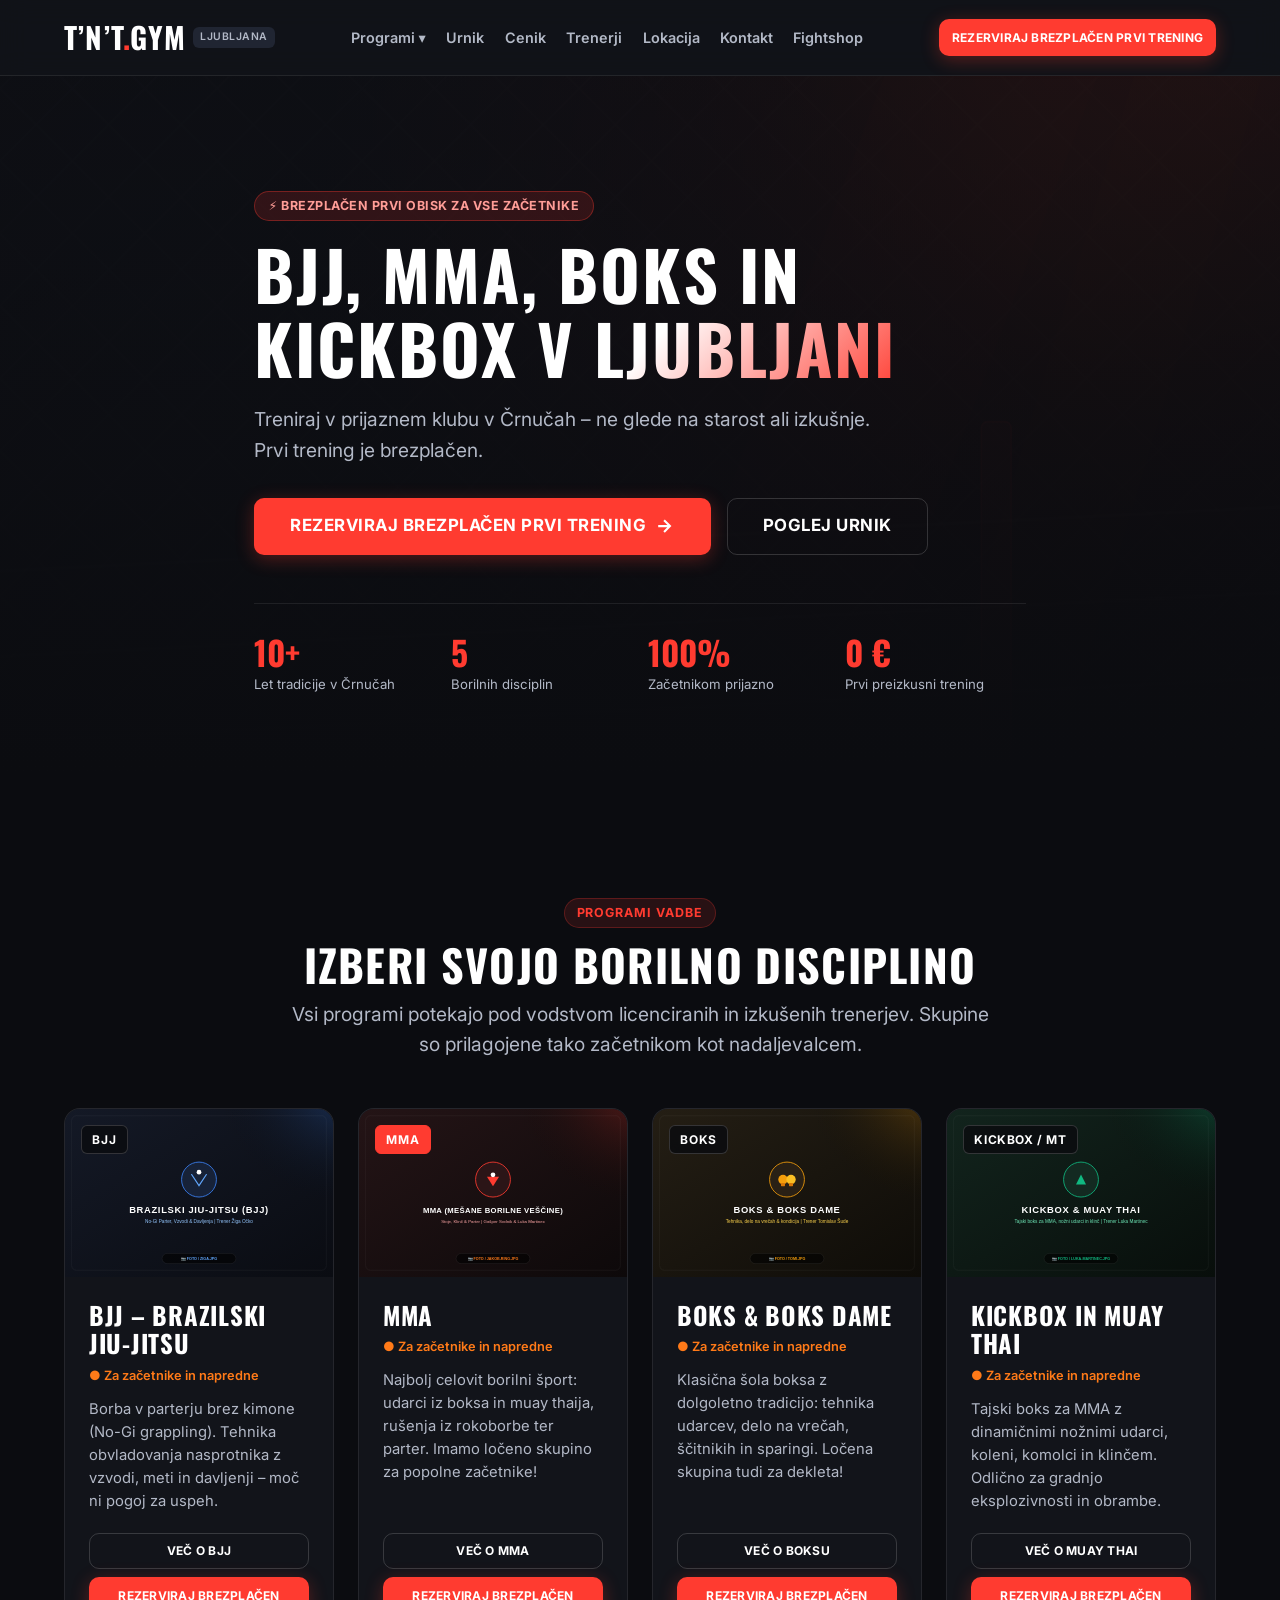
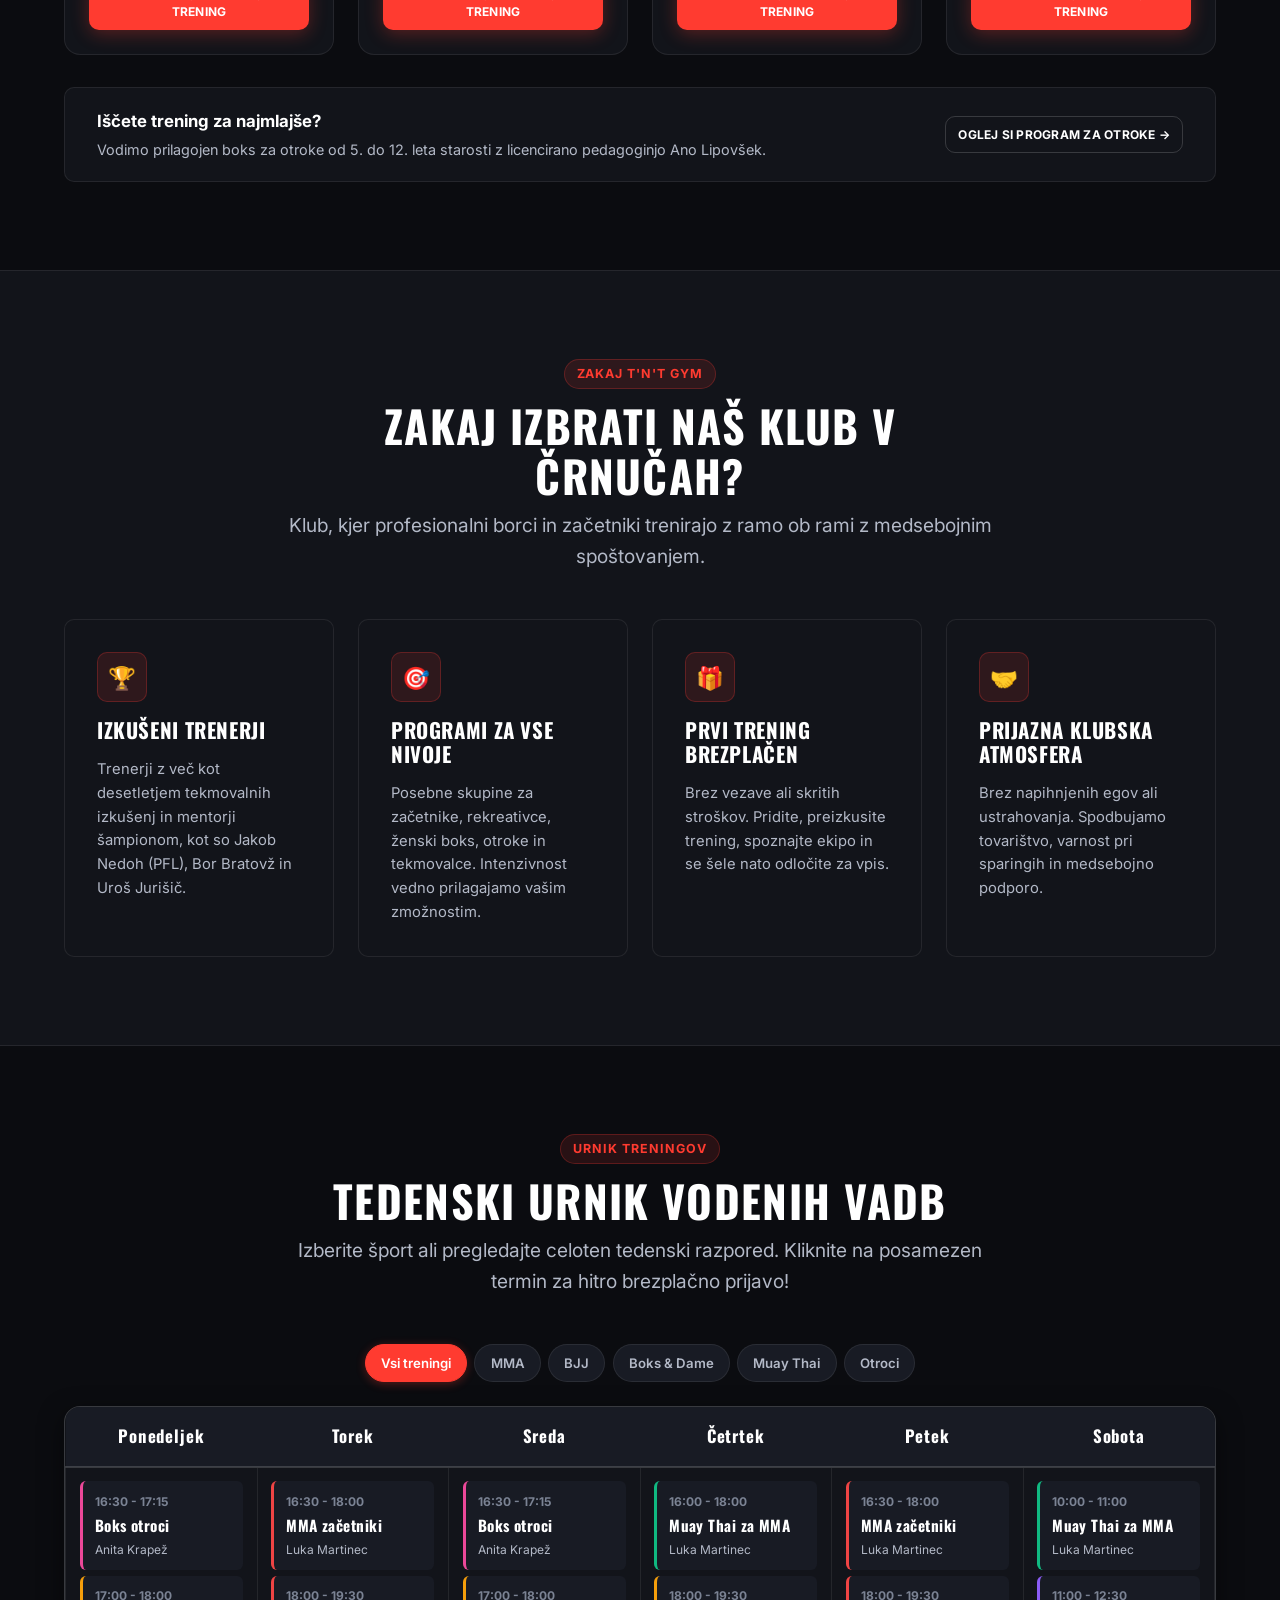
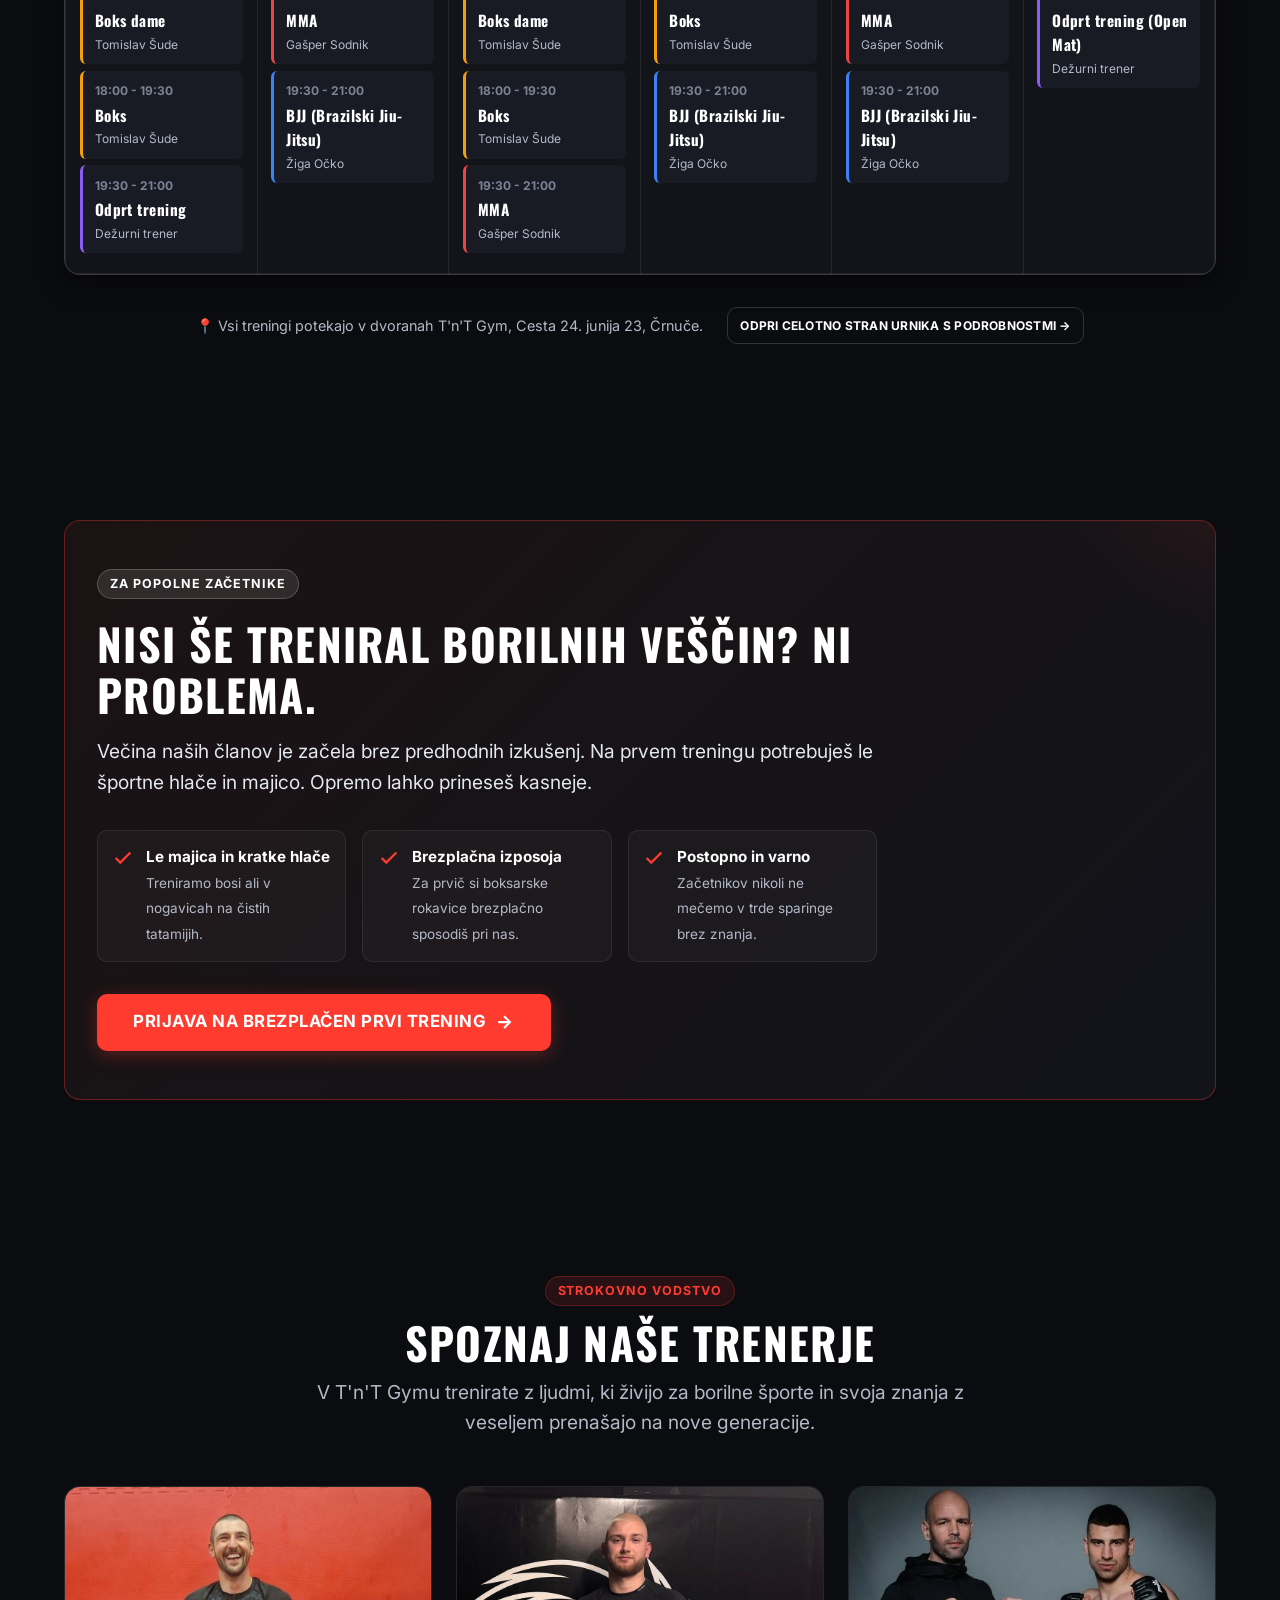
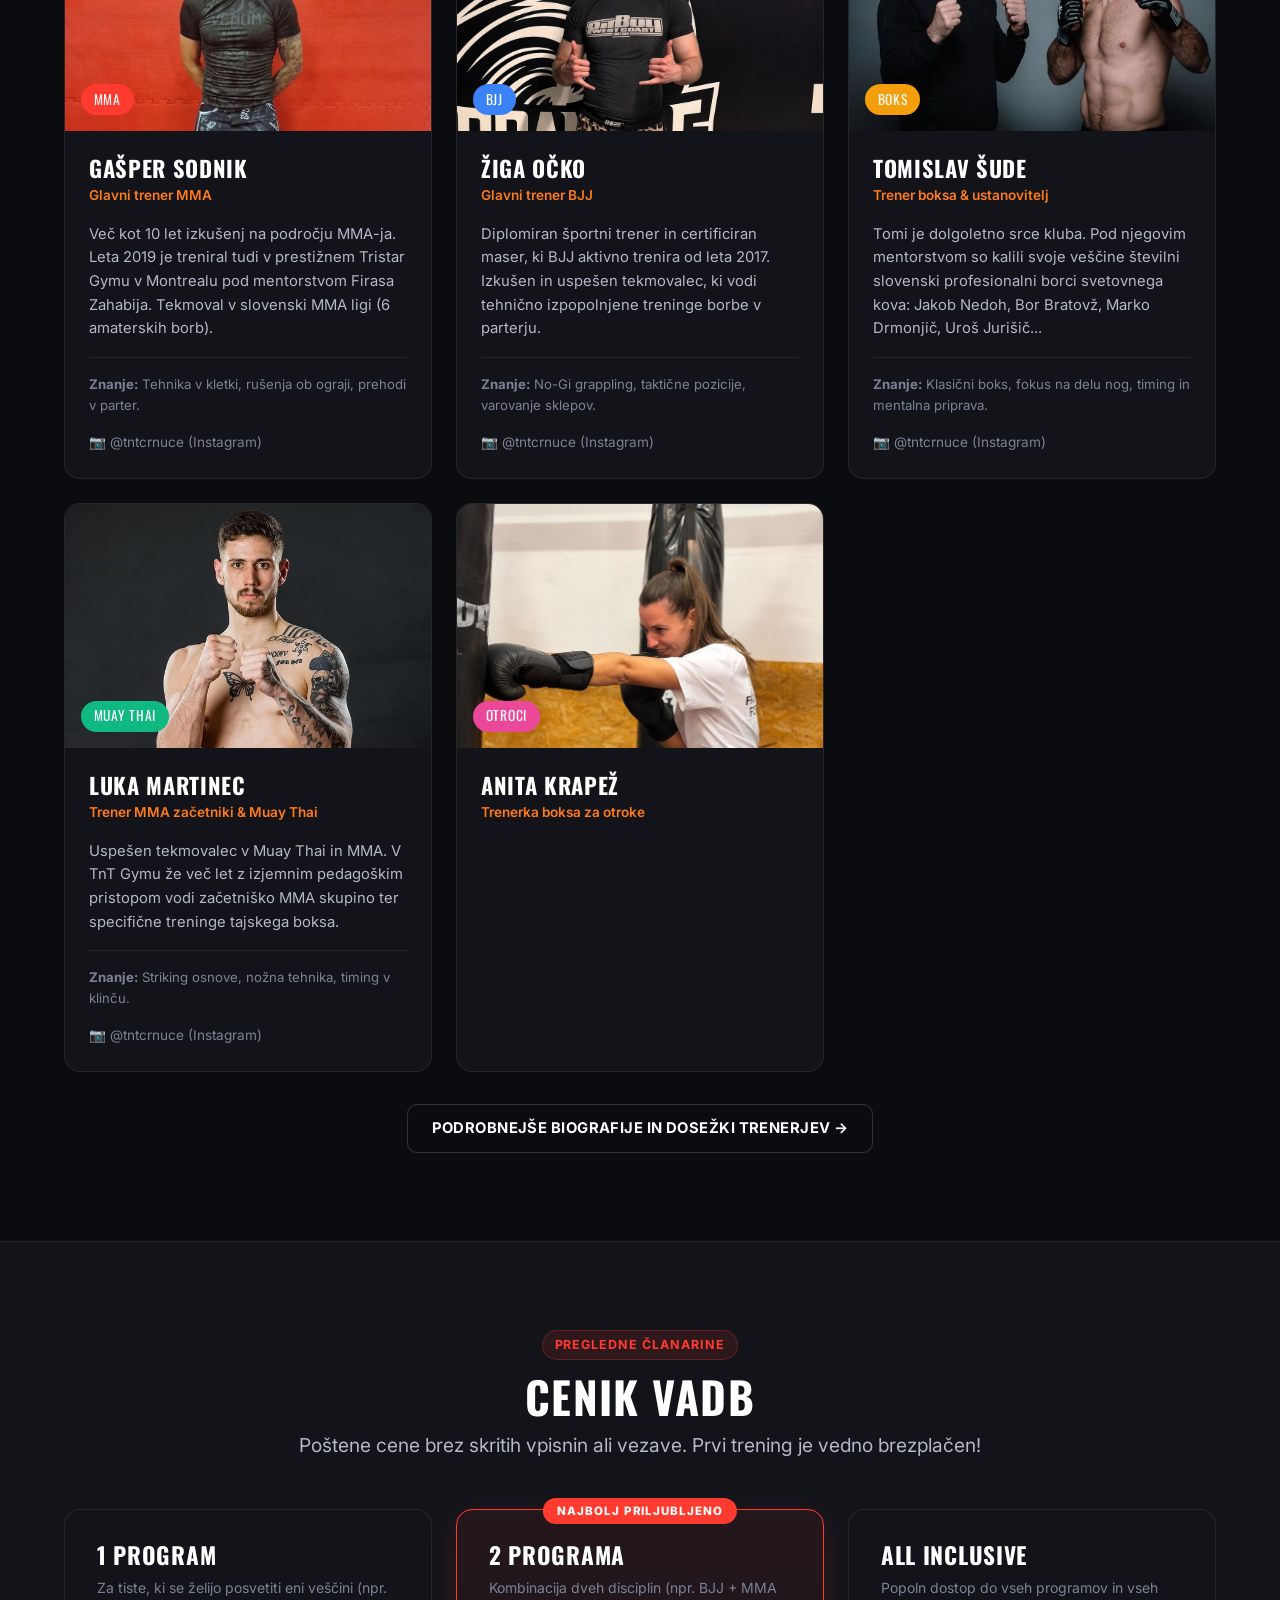
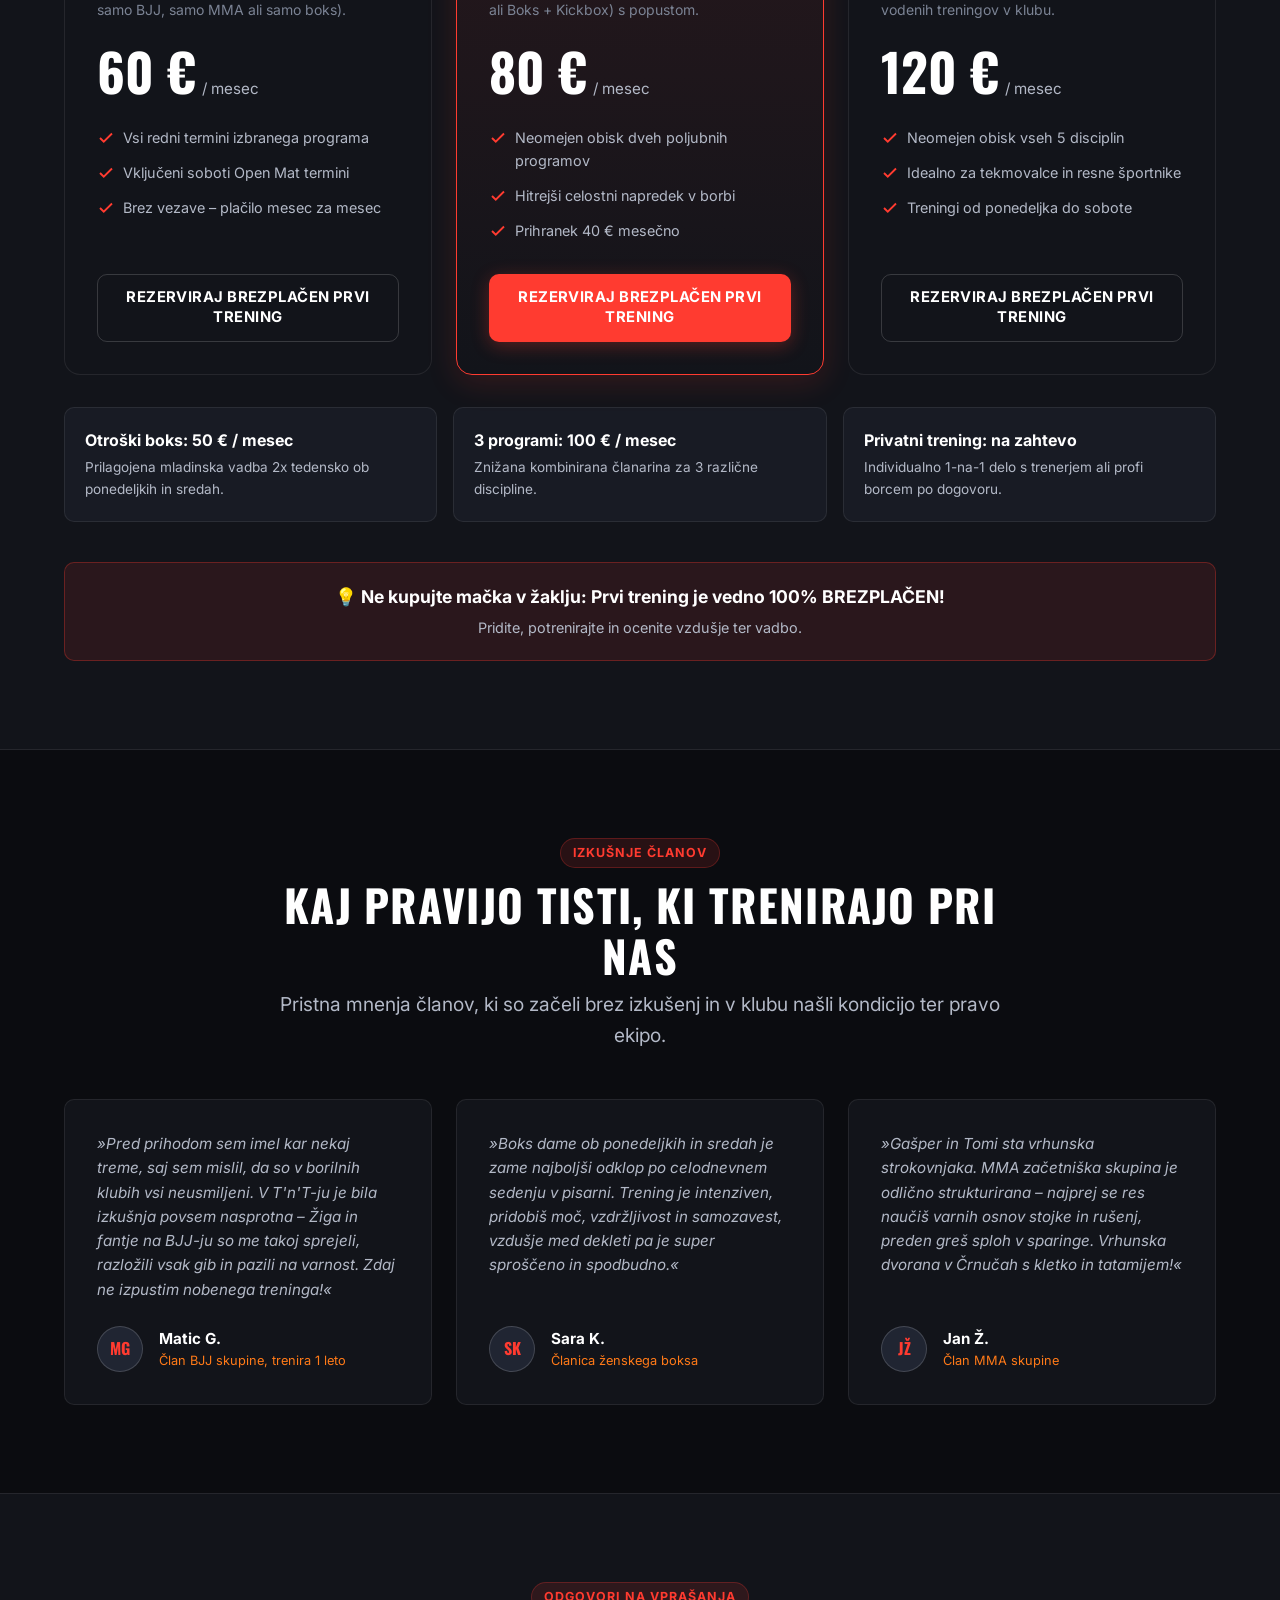
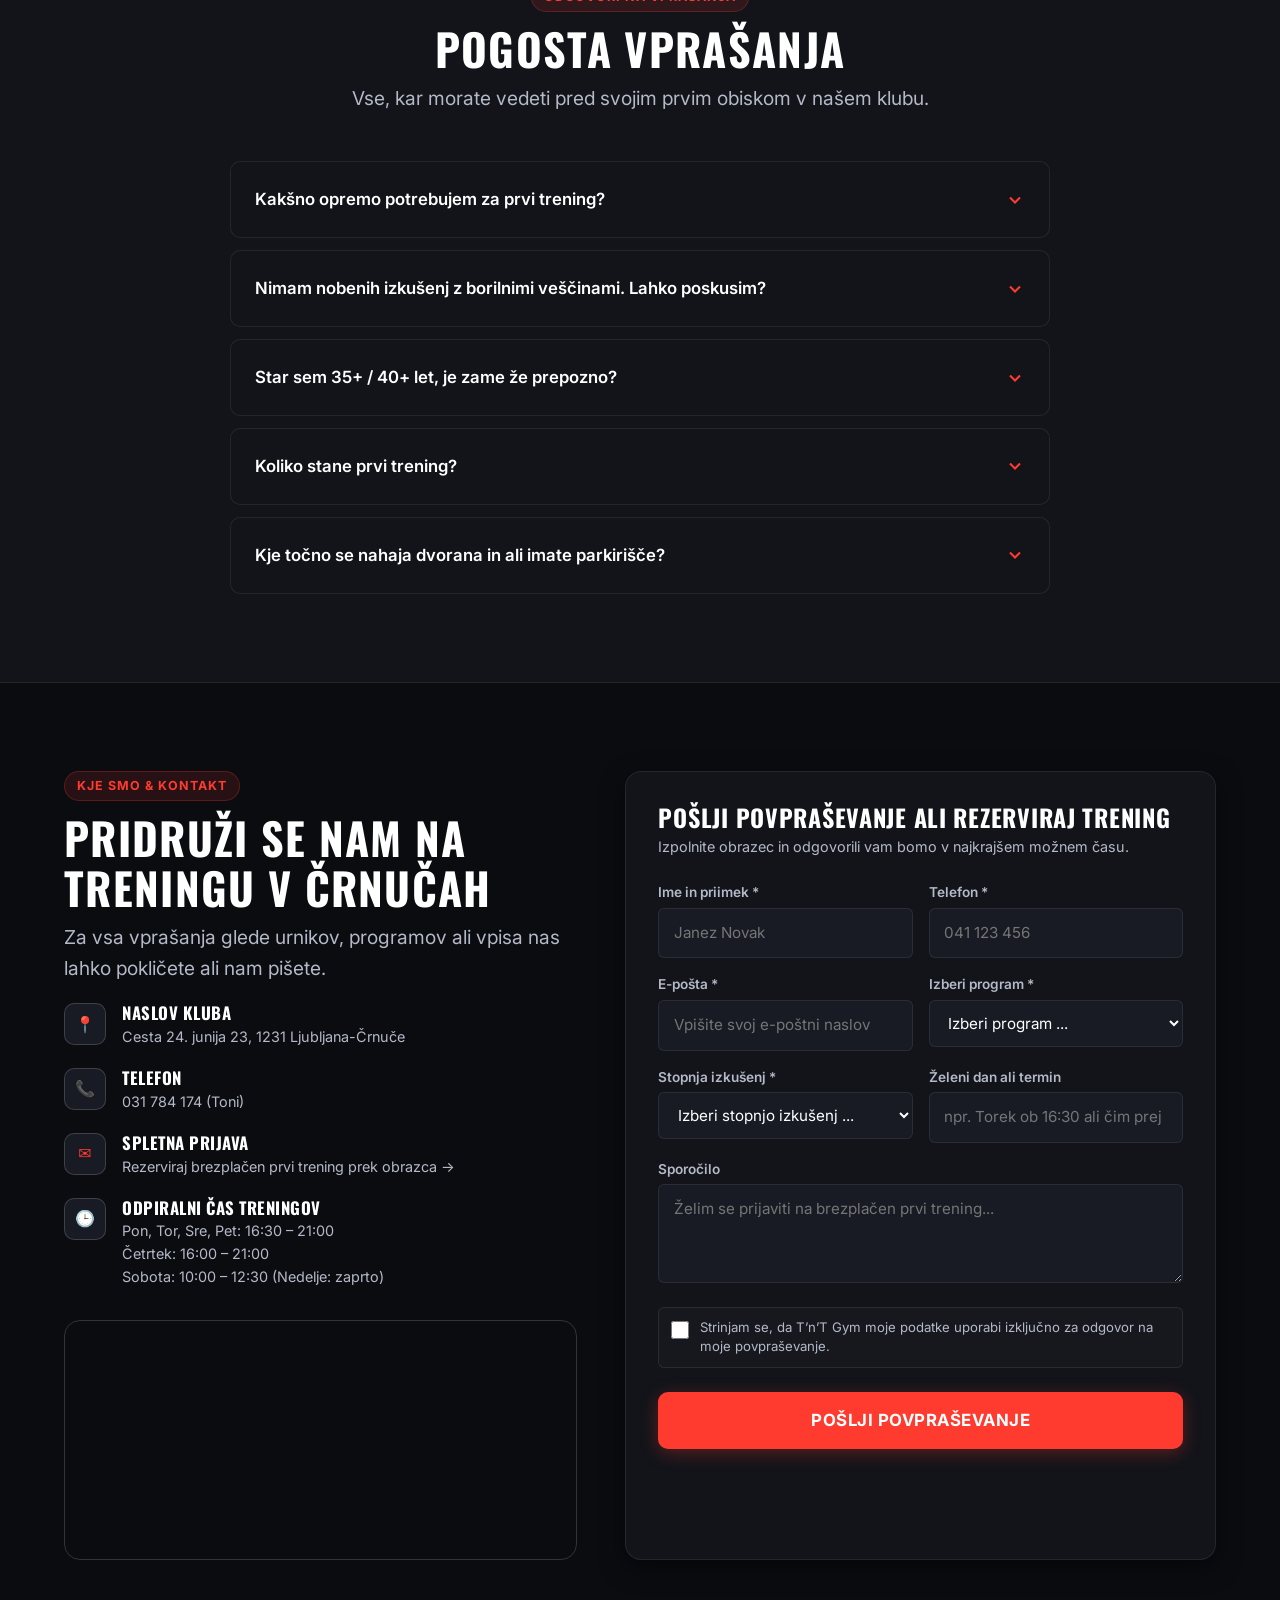
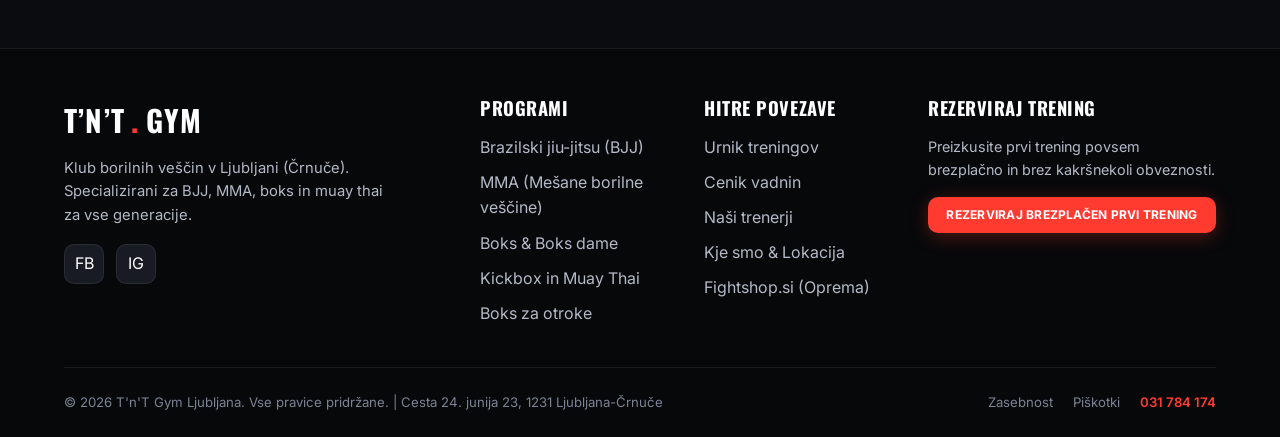
<file: index.html>
<!DOCTYPE html>
<html lang="sl">
<head>
  <meta charset="utf-8">
  <meta name="viewport" content="width=device-width, initial-scale=1.0">
  <title>T'n'T Gym Ljubljana | BJJ, MMA, boks in kickbox v Črnučah</title>
  <meta name="description" content="T'n'T Gym Ljubljana – vrhunski treningi BJJ (brazilski jiu-jitsu), MMA, boksa in muay thai v Ljubljani (Črnuče). Za začetnike in nadaljevalce. Prvi trening je brezplačen!">
  <meta name="keywords" content="BJJ Ljubljana, MMA Ljubljana, boks Ljubljana, kickbox Ljubljana, brazilski jiu-jitsu Ljubljana, borilne veščine Ljubljana, borilne veščine Črnuče">
  <link rel="canonical" href="https://www.tnt-gym.si/">

  <!-- Open Graph / Social Media -->
  <meta property="og:type" content="website">
  <meta property="og:locale" content="sl_SI">
  <meta property="og:url" content="https://www.tnt-gym.si/">
  <meta property="og:title" content="T'n'T Gym Ljubljana | BJJ, MMA, boks in kickbox">
  <meta property="og:description" content="Treniraj borilne veščine v sproščenem in profesionalnem vzdušju v Črnučah. Brezplačen prvi trening!">
  <meta property="og:image" content="assets/images/hero-gym.svg">

  <!-- Fonts & Stylesheet -->
  <link rel="preconnect" href="https://fonts.googleapis.com">
  <link rel="preconnect" href="https://fonts.gstatic.com" crossorigin>
  <link href="https://fonts.googleapis.com/css2?family=Inter:wght@400;500;600;700&family=Oswald:wght@500;600;700;800&display=swap" rel="stylesheet">
  <link rel="stylesheet" href="css/style.css">

  <!-- Schema.org JSON-LD Structured Data for LocalBusiness & SportsActivityLocation -->
  <script type="application/ld+json">
  {
    "@context": "https://schema.org",
    "@type": ["SportsActivityLocation", "ExerciseGym"],
    "@id": "https://www.tnt-gym.si/#gym",
    "name": "T'n'T Gym Ljubljana",
    "alternateName": "TnT Gym Črnuče",
    "description": "Klub borilnih veščin v Ljubljani (Črnuče): brazilski jiu-jitsu (BJJ), MMA, boks in muay thai za začetnike, rekreativce in tekmovalce.",
    "url": "https://www.tnt-gym.si/",
    "telephone": "+38631784174",
    "priceRange": "50 € - 120 €",
    "currenciesAccepted": "EUR",
    "address": {
      "@type": "PostalAddress",
      "streetAddress": "Cesta 24. junija 23",
      "addressLocality": "Ljubljana-Črnuče",
      "postalCode": "1231",
      "addressCountry": "SI"
    },
    "geo": {
      "@type": "GeoCoordinates",
      "latitude": 46.09552,
      "longitude": 14.52722
    },
    "openingHoursSpecification": [
      {
        "@type": "OpeningHoursSpecification",
        "dayOfWeek": ["Monday", "Tuesday", "Wednesday", "Friday"],
        "opens": "16:30",
        "closes": "21:00"
      },
      {
        "@type": "OpeningHoursSpecification",
        "dayOfWeek": "Thursday",
        "opens": "16:00",
        "closes": "21:00"
      },
      {
        "@type": "OpeningHoursSpecification",
        "dayOfWeek": "Saturday",
        "opens": "10:00",
        "closes": "12:30"
      }
    ],
    "sameAs": [
      "https://www.facebook.com/tntcrnuce",
      "https://www.instagram.com/tntcrnuce/"
    ]
  }
  </script>
</head>
<body>

  <!-- =========================================================================
       1. STICKY HEADER
       ========================================================================= -->
  <header class="site-header" id="siteHeader">
    <div class="container header-container">
      <a href="index.html" class="brand-logo" aria-label="T'n'T Gym Domov">
        <span>T’N’T<span class="logo-accent">.</span>GYM</span>
        <span class="brand-badge">LJUBLJANA</span>
      </a>

      <!-- Desktop Navigation -->
      <nav class="nav-desktop" aria-label="Glavna navigacija">
        <div class="nav-dropdown">
          <a href="#programi" class="nav-link">Programi ▾</a>
          <div class="nav-dropdown-menu">
            <a href="bjj.html" class="nav-dropdown-item">BJJ (Brazilski jiu-jitsu)</a>
            <a href="mma.html" class="nav-dropdown-item">MMA (Mešane borilne veščine)</a>
            <a href="boks.html" class="nav-dropdown-item">Boks &amp; Boks dame</a>
            <a href="kickbox.html" class="nav-dropdown-item">Kickbox in Muay Thai</a>
            <a href="otroci.html" class="nav-dropdown-item">Boks za otroke (5-12 let)</a>
          </div>
        </div>
        <a href="urnik.html" class="nav-link">Urnik</a>
        <a href="cenik.html" class="nav-link">Cenik</a>
        <a href="trenerji.html" class="nav-link">Trenerji</a>
        <a href="kontakt.html" class="nav-link">Lokacija</a>
        <a href="kontakt.html#kontakt" class="nav-link">Kontakt</a>
        <a href="https://www.fightshop.si" class="nav-link" target="_blank" rel="noopener noreferrer">Fightshop</a>
      </nav>

      <!-- Prominent Header CTA -->
      <div style="display: flex; align-items: center; gap: 1rem;">
        <button type="button" class="btn btn-primary btn-sm btn-booking-trigger" data-program="">
          Rezerviraj brezplačen prvi trening
        </button>

        <!-- Mobile Hamburger Toggle -->
        <button class="menu-toggle" aria-label="Odpri navigacijski meni" aria-expanded="false">
          <span></span>
          <span></span>
          <span></span>
        </button>
      </div>
    </div>
  </header>

  <!-- Mobile Navigation Drawer -->
  <div class="mobile-nav-backdrop"></div>
  <aside class="mobile-nav-drawer" aria-label="Mobilni meni">
    <div>
      <div style="margin-bottom: 2rem;">
        <span class="brand-logo">T’N’T<span class="logo-accent">.</span>GYM</span>
        <p style="font-size: 0.85rem; color: var(--text-muted); margin-top: 0.25rem;">Črnuče, Ljubljana</p>
      </div>
      <nav class="mobile-nav-links">
        <a href="index.html" class="mobile-nav-link active">Domov</a>
        <a href="bjj.html" class="mobile-nav-link">BJJ</a>
        <a href="mma.html" class="mobile-nav-link">MMA</a>
        <a href="boks.html" class="mobile-nav-link">Boks</a>
        <a href="kickbox.html" class="mobile-nav-link">Kickbox &amp; Muay Thai</a>
        <a href="otroci.html" class="mobile-nav-link">Otroški boks</a>
        <a href="urnik.html" class="mobile-nav-link">Urnik</a>
        <a href="cenik.html" class="mobile-nav-link">Cenik</a>
        <a href="trenerji.html" class="mobile-nav-link">Trenerji</a>
        <a href="kontakt.html" class="mobile-nav-link">Lokacija &amp; Kontakt</a>
        <a href="https://www.fightshop.si" class="mobile-nav-link" target="_blank" rel="noopener noreferrer">Fightshop</a>
      </nav>
    </div>

    <div style="margin-top: 2rem; border-top: 1px solid var(--border-subtle); padding-top: 1.5rem;">
      <button type="button" class="btn btn-primary btn-full btn-booking-trigger" data-program="">
        Rezerviraj brezplačen trening
      </button>
      <div style="margin-top: 1rem; text-align: center; font-size: 0.85rem; color: var(--text-muted);">
        📞 031 784 174 (Toni)
      </div>
    </div>
  </aside>

  <!-- =========================================================================
       2. HERO SECTION
       ========================================================================= -->
  <section class="hero" id="hero">
    <!-- Martial Arts Training Media Background -->
    <div class="hero-media-bg">
      <!-- 
        FOTO ZAZNAMEK: Tu lahko zamenjate spodnji SVG s pravo sliko dvorane ali treninga,
        npr. src="img/tnt/rupa1-2.jpg" ali kratek zankasti video treninga.
      -->
      <img src="assets/images/hero-gym.svg" alt="Trening borilnih veščin v T'n'T Gym Ljubljana" width="1200" height="800">
    </div>
    <div class="hero-overlay-gradient"></div>

    <div class="container hero-content">
      <div class="hero-pill">
        <span>⚡ Brezplačen prvi obisk za vse začetnike</span>
      </div>

      <h1 class="heading-hero">
        BJJ, MMA, BOKS IN KICKBOX <span class="text-gradient">V LJUBLJANI</span>
      </h1>

      <p class="lead" style="margin-top: 1.25rem; max-width: 650px;">
        Treniraj v prijaznem klubu v Črnučah – ne glede na starost ali izkušnje. Prvi trening je brezplačen.
      </p>

      <div class="hero-actions">
        <button type="button" class="btn btn-primary btn-lg btn-booking-trigger" data-program="">
          Rezerviraj brezplačen prvi trening
          <svg class="btn-icon" viewBox="0 0 24 24" fill="none" stroke="currentColor" stroke-width="2.5"><path d="M5 12h14M12 5l7 7-7 7"/></svg>
        </button>
        <a href="#urnik" class="btn btn-secondary btn-lg">
          Poglej urnik
        </a>
      </div>

      <!-- Social Proof / Stats Strip -->
      <div class="hero-stats">
        <div class="stat-item">
          <span class="stat-number">10+</span>
          <span class="stat-label">Let tradicije v Črnučah</span>
        </div>
        <div class="stat-item">
          <span class="stat-number">5</span>
          <span class="stat-label">Borilnih disciplin</span>
        </div>
        <div class="stat-item">
          <span class="stat-number">100%</span>
          <span class="stat-label">Začetnikom prijazno</span>
        </div>
        <div class="stat-item">
          <span class="stat-number">0 €</span>
          <span class="stat-label">Prvi preizkusni trening</span>
        </div>
      </div>
    </div>
  </section>

  <!-- =========================================================================
       3. PROGRAM OVERVIEW (4 VISUALLY STRONG CARDS + KIDS BADGE)
       ========================================================================= -->
  <section class="section" id="programi">
    <div class="container">
      <div class="section-header">
        <span class="section-tag">Programi vadbe</span>
        <h2 class="heading-section">Izberi svojo borilno disciplino</h2>
        <p class="lead">Vsi programi potekajo pod vodstvom licenciranih in izkušenih trenerjev. Skupine so prilagojene tako začetnikom kot nadaljevalcem.</p>
      </div>

      <div class="grid-4">
        <!-- 1. BJJ Card -->
        <article class="program-card">
          <div class="program-image-wrap">
            <span class="program-badge">BJJ</span>
            <!-- FOTO: Zamenjajte z realno fotografijo BJJ treninga (npr. ziga.jpg) -->
            <img src="assets/images/bjj-program.svg" alt="Trening brazilskega jiu-jitsa BJJ Ljubljana" loading="lazy">
          </div>
          <div class="program-card-body">
            <div class="program-title">
              <h3 class="heading-card">BJJ – brazilski jiu-jitsu</h3>
            </div>
            <div class="program-level">
              <span>● Za začetnike in napredne</span>
            </div>
            <p class="program-desc">
              Borba v parterju brez kimone (No-Gi grappling). Tehnika obvladovanja nasprotnika z vzvodi, meti in davljenji – moč ni pogoj za uspeh.
            </p>
            <div class="program-footer-actions">
              <a href="bjj.html" class="btn btn-secondary btn-sm" style="flex: 1;">Več o BJJ</a>
              <button type="button" class="btn btn-primary btn-sm btn-booking-trigger" data-program="BJJ">
                Rezerviraj brezplačen trening
              </button>
            </div>
          </div>
        </article>

        <!-- 2. MMA Card -->
        <article class="program-card">
          <div class="program-image-wrap">
            <span class="program-badge brand">MMA</span>
            <!-- FOTO: Zamenjajte z realno fotografijo MMA treninga (npr. jakob-ring.jpg) -->
            <img src="assets/images/mma-program.svg" alt="Trening MMA Ljubljana Črnuče" loading="lazy">
          </div>
          <div class="program-card-body">
            <div class="program-title">
              <h3 class="heading-card">MMA</h3>
            </div>
            <div class="program-level">
              <span>● Za začetnike in napredne</span>
            </div>
            <p class="program-desc">
              Najbolj celovit borilni šport: udarci iz boksa in muay thaija, rušenja iz rokoborbe ter parter. Imamo ločeno skupino za popolne začetnike!
            </p>
            <div class="program-footer-actions">
              <a href="mma.html" class="btn btn-secondary btn-sm" style="flex: 1;">Več o MMA</a>
              <button type="button" class="btn btn-primary btn-sm btn-booking-trigger" data-program="MMA">
                Rezerviraj brezplačen trening
              </button>
            </div>
          </div>
        </article>

        <!-- 3. Boks Card -->
        <article class="program-card">
          <div class="program-image-wrap">
            <span class="program-badge">BOKS</span>
            <!-- FOTO: Zamenjajte z realno fotografijo boksa (npr. tomi.jpg) -->
            <img src="assets/images/boks-program.svg" alt="Trening boksa Ljubljana" loading="lazy">
          </div>
          <div class="program-card-body">
            <div class="program-title">
              <h3 class="heading-card">Boks &amp; Boks dame</h3>
            </div>
            <div class="program-level">
              <span>● Za začetnike in napredne</span>
            </div>
            <p class="program-desc">
              Klasična šola boksa z dolgoletno tradicijo: tehnika udarcev, delo na vrečah, ščitnikih in sparingi. Ločena skupina tudi za dekleta!
            </p>
            <div class="program-footer-actions">
              <a href="boks.html" class="btn btn-secondary btn-sm" style="flex: 1;">Več o boksu</a>
              <button type="button" class="btn btn-primary btn-sm btn-booking-trigger" data-program="Boks">
                Rezerviraj brezplačen trening
              </button>
            </div>
          </div>
        </article>

        <!-- 4. Kickbox in Muay Thai Card -->
        <article class="program-card">
          <div class="program-image-wrap">
            <span class="program-badge">KICKBOX / MT</span>
            <!-- FOTO: Zamenjajte z realno fotografijo tajskega boksa (npr. luka-martinec.jpg) -->
            <img src="assets/images/muaythai-program.svg" alt="Trening Kickbox in Muay Thai Ljubljana" loading="lazy">
          </div>
          <div class="program-card-body">
            <div class="program-title">
              <h3 class="heading-card">Kickbox in Muay Thai</h3>
            </div>
            <div class="program-level">
              <span>● Za začetnike in napredne</span>
            </div>
            <p class="program-desc">
              Tajski boks za MMA z dinamičnimi nožnimi udarci, koleni, komolci in klinčem. Odlično za gradnjo eksplozivnosti in obrambe.
            </p>
            <div class="program-footer-actions">
              <a href="kickbox.html" class="btn btn-secondary btn-sm" style="flex: 1;">Več o Muay Thai</a>
              <button type="button" class="btn btn-primary btn-sm btn-booking-trigger" data-program="Kickbox &amp; Muay Thai">
                Rezerviraj brezplačen trening
              </button>
            </div>
          </div>
        </article>
      </div>

      <!-- Dodatna povezava do otroškega boksa -->
      <div style="margin-top: 2rem; background: var(--bg-surface-1); border: 1px solid var(--border-subtle); border-radius: var(--radius-md); padding: 1.25rem 2rem; display: flex; flex-wrap: wrap; align-items: center; justify-content: space-between; gap: 1rem;">
        <div>
          <strong style="color: #ffffff; font-size: 1.05rem;">Iščete trening za najmlajše?</strong>
          <p style="color: var(--text-secondary); font-size: 0.9rem; margin-top: 0.2rem;">Vodimo prilagojen boks za otroke od 5. do 12. leta starosti z licencirano pedagoginjo Ano Lipovšek.</p>
        </div>
        <a href="otroci.html" class="btn btn-secondary btn-sm">Oglej si program za otroke →</a>
      </div>
    </div>
  </section>

  <!-- =========================================================================
       4. WHY T'N'T GYM (4 BENEFIT CARDS)
       ========================================================================= -->
  <section class="section" style="background: var(--bg-surface-1); border-top: 1px solid var(--border-subtle); border-bottom: 1px solid var(--border-subtle);">
    <div class="container">
      <div class="section-header">
        <span class="section-tag">Zakaj T'n'T Gym</span>
        <h2 class="heading-section">Zakaj izbrati naš klub v Črnučah?</h2>
        <p class="lead">Klub, kjer profesionalni borci in začetniki trenirajo z ramo ob rami z medsebojnim spoštovanjem.</p>
      </div>

      <div class="grid-4">
        <!-- Benefit 1 -->
        <div class="benefit-card">
          <div class="benefit-icon">🏆</div>
          <h3 class="benefit-title">Izkušeni trenerji</h3>
          <p class="benefit-desc">
            Trenerji z več kot desetletjem tekmovalnih izkušenj in mentorji šampionom, kot so Jakob Nedoh (PFL), Bor Bratovž in Uroš Jurišič.
          </p>
        </div>

        <!-- Benefit 2 -->
        <div class="benefit-card">
          <div class="benefit-icon">🎯</div>
          <h3 class="benefit-title">Programi za vse nivoje</h3>
          <p class="benefit-desc">
            Posebne skupine za začetnike, rekreativce, ženski boks, otroke in tekmovalce. Intenzivnost vedno prilagajamo vašim zmožnostim.
          </p>
        </div>

        <!-- Benefit 3 -->
        <div class="benefit-card">
          <div class="benefit-icon">🎁</div>
          <h3 class="benefit-title">Prvi trening brezplačen</h3>
          <p class="benefit-desc">
            Brez vezave ali skritih stroškov. Pridite, preizkusite trening, spoznajte ekipo in se šele nato odločite za vpis.
          </p>
        </div>

        <!-- Benefit 4 -->
        <div class="benefit-card">
          <div class="benefit-icon">🤝</div>
          <h3 class="benefit-title">Prijazna klubska atmosfera</h3>
          <p class="benefit-desc">
            Brez napihnjenih egov ali ustrahovanja. Spodbujamo tovarištvo, varnost pri sparingih in medsebojno podporo.
          </p>
        </div>
      </div>
    </div>
  </section>

  <!-- =========================================================================
       5. SCHEDULE PREVIEW (INTERACTIVE TIMETABLE)
       ========================================================================= -->
  <section class="section" id="urnik">
    <div class="container">
      <div class="section-header">
        <span class="section-tag">Urnik treningov</span>
        <h2 class="heading-section">Tedenski urnik vodenih vadb</h2>
        <p class="lead">Izberite šport ali pregledajte celoten tedenski razpored. Kliknite na posamezen termin za hitro brezplačno prijavo!</p>
      </div>

      <!-- Sport Filter Buttons -->
      <div class="schedule-controls" role="group" aria-label="Filter po športu">
        <button class="filter-btn active" data-sport="all">Vsi treningi</button>
        <button class="filter-btn" data-sport="mma">MMA</button>
        <button class="filter-btn" data-sport="bjj">BJJ</button>
        <button class="filter-btn" data-sport="box">Boks &amp; Dame</button>
        <button class="filter-btn" data-sport="mt">Muay Thai</button>
        <button class="filter-btn" data-sport="kids">Otroci</button>
      </div>

      <!-- Timetable Dynamic Mount Container -->
      <div class="timetable-mount">
        <!-- Rendered via js/main.js & js/schedule-data.js -->
        <p style="text-align: center; color: var(--text-muted); padding: 2rem;">Nalaganje urnika...</p>
      </div>

      <div style="margin-top: 2rem; text-align: center; display: flex; flex-wrap: wrap; justify-content: center; align-items: center; gap: 1.5rem;">
        <span style="font-size: 0.9rem; color: var(--text-secondary);">
          📍 Vsi treningi potekajo v dvoranah T'n'T Gym, Cesta 24. junija 23, Črnuče.
        </span>
        <a href="urnik.html" class="btn btn-secondary btn-sm">Odpri celotno stran urnika s podrobnostmi →</a>
      </div>
    </div>
  </section>

  <!-- =========================================================================
       6. BEGINNERS SECTION
       ========================================================================= -->
  <section class="section" id="zacetniki">
    <div class="container">
      <div class="beginners-banner">
        <div style="max-width: 780px;">
          <span class="section-tag" style="background: rgba(255,255,255,0.1); border-color: rgba(255,255,255,0.2); color: #ffffff;">Za popolne začetnike</span>
          <h2 class="heading-section" style="margin-top: 0.5rem;">
            Nisi še treniral borilnih veščin? Ni problema.
          </h2>
          <p class="lead" style="margin-top: 1rem; color: #e2e8f0;">
            Večina naših članov je začela brez predhodnih izkušenj. Na prvem treningu potrebuješ le športne hlače in majico. Opremo lahko prineseš kasneje.
          </p>

          <div class="checklist">
            <div class="checklist-item">
              <svg class="checklist-icon" width="22" height="22" viewBox="0 0 24 24" fill="none" stroke="currentColor" stroke-width="2.5"><polyline points="20 6 9 17 4 12"/></svg>
              <div>
                <strong style="display: block; font-size: 0.95rem;">Le majica in kratke hlače</strong>
                <span style="font-size: 0.85rem; color: var(--text-secondary);">Treniramo bosi ali v nogavicah na čistih tatamijih.</span>
              </div>
            </div>
            <div class="checklist-item">
              <svg class="checklist-icon" width="22" height="22" viewBox="0 0 24 24" fill="none" stroke="currentColor" stroke-width="2.5"><polyline points="20 6 9 17 4 12"/></svg>
              <div>
                <strong style="display: block; font-size: 0.95rem;">Brezplačna izposoja</strong>
                <span style="font-size: 0.85rem; color: var(--text-secondary);">Za prvič si boksarske rokavice brezplačno sposodiš pri nas.</span>
              </div>
            </div>
            <div class="checklist-item">
              <svg class="checklist-icon" width="22" height="22" viewBox="0 0 24 24" fill="none" stroke="currentColor" stroke-width="2.5"><polyline points="20 6 9 17 4 12"/></svg>
              <div>
                <strong style="display: block; font-size: 0.95rem;">Postopno in varno</strong>
                <span style="font-size: 0.85rem; color: var(--text-secondary);">Začetnikov nikoli ne mečemo v trde sparinge brez znanja.</span>
              </div>
            </div>
          </div>

          <div style="margin-top: 1.5rem;">
            <button type="button" class="btn btn-primary btn-lg btn-booking-trigger" data-program="">
              Prijava na brezplačen prvi trening
              <svg class="btn-icon" viewBox="0 0 24 24" fill="none" stroke="currentColor" stroke-width="2.5"><path d="M5 12h14M12 5l7 7-7 7"/></svg>
            </button>
          </div>
        </div>
      </div>
    </div>
  </section>

  <!-- =========================================================================
       7. COACHES SECTION
       ========================================================================= -->
  <section class="section" id="trenerji">
    <div class="container">
      <div class="section-header">
        <span class="section-tag">Strokovno vodstvo</span>
        <h2 class="heading-section">Spoznaj naše trenerje</h2>
        <p class="lead">V T'n'T Gymu trenirate z ljudmi, ki živijo za borilne športe in svoja znanja z veseljem prenašajo na nove generacije.</p>
      </div>

      <div class="grid-3">
        <!-- Coach 1: Gašper Sodnik -->
        <article class="coach-card">
          <div class="coach-photo-wrap">
            <span class="coach-discipline-tag">MMA</span>
            <img src="assets/images/coach-gasper.jpg" alt="Gašper Sodnik, trener MMA" loading="lazy">
          </div>
          <div class="coach-body">
            <h3 class="coach-name">Gašper Sodnik</h3>
            <span class="coach-role">Glavni trener MMA</span>
            <p class="coach-bio">
              Več kot 10 let izkušenj na področju MMA-ja. Leta 2019 je treniral tudi v prestižnem Tristar Gymu v Montrealu pod mentorstvom Firasa Zahabija. Tekmoval v slovenski MMA ligi (6 amaterskih borb).
            </p>
            <div class="coach-credentials">
              <strong>Znanje:</strong> Tehnika v kletki, rušenja ob ograji, prehodi v parter.
            </div>
            <a href="https://www.instagram.com/tntcrnuce/" target="_blank" rel="noopener" class="coach-social">
              📷 @tntcrnuce (Instagram)
            </a>
          </div>
        </article>

        <!-- Coach 2: Žiga Očko -->
        <article class="coach-card">
          <div class="coach-photo-wrap">
            <span class="coach-discipline-tag" style="background: #3b82f6;">BJJ</span>
            <img src="assets/images/coach-ziga.jpg" alt="Žiga Očko, trener brazilskega jiu-jitsa" loading="lazy">
          </div>
          <div class="coach-body">
            <h3 class="coach-name">Žiga Očko</h3>
            <span class="coach-role">Glavni trener BJJ</span>
            <p class="coach-bio">
              Diplomiran športni trener in certificiran maser, ki BJJ aktivno trenira od leta 2017. Izkušen in uspešen tekmovalec, ki vodi tehnično izpopolnjene treninge borbe v parterju.
            </p>
            <div class="coach-credentials">
              <strong>Znanje:</strong> No-Gi grappling, taktične pozicije, varovanje sklepov.
            </div>
            <a href="https://www.instagram.com/tntcrnuce/" target="_blank" rel="noopener" class="coach-social">
              📷 @tntcrnuce (Instagram)
            </a>
          </div>
        </article>

        <!-- Coach 3: Tomislav Šude -->
        <article class="coach-card">
          <div class="coach-photo-wrap">
            <span class="coach-discipline-tag" style="background: #f59e0b;">BOKS</span>
            <img src="assets/images/coach-tomi.jpg" alt="Tomislav Šude, trener boksa" loading="lazy">
          </div>
          <div class="coach-body">
            <h3 class="coach-name">Tomislav Šude</h3>
            <span class="coach-role">Trener boksa &amp; ustanovitelj</span>
            <p class="coach-bio">
              Tomi je dolgoletno srce kluba. Pod njegovim mentorstvom so kalili svoje veščine številni slovenski profesionalni borci svetovnega kova: Jakob Nedoh, Bor Bratovž, Marko Drmonjič, Uroš Jurišič...
            </p>
            <div class="coach-credentials">
              <strong>Znanje:</strong> Klasični boks, fokus na delu nog, timing in mentalna priprava.
            </div>
            <a href="https://www.instagram.com/tntcrnuce/" target="_blank" rel="noopener" class="coach-social">
              📷 @tntcrnuce (Instagram)
            </a>
          </div>
        </article>

        <!-- Coach 4: Luka Martinec -->
        <article class="coach-card">
          <div class="coach-photo-wrap">
            <span class="coach-discipline-tag" style="background: #10b981;">MUAY THAI</span>
            <img src="assets/images/coach-luka.jpg" alt="Luka Martinec, trener tajskega boksa" loading="lazy">
          </div>
          <div class="coach-body">
            <h3 class="coach-name">Luka Martinec</h3>
            <span class="coach-role">Trener MMA začetniki &amp; Muay Thai</span>
            <p class="coach-bio">
              Uspešen tekmovalec v Muay Thai in MMA. V TnT Gymu že več let z izjemnim pedagoškim pristopom vodi začetniško MMA skupino ter specifične treninge tajskega boksa.
            </p>
            <div class="coach-credentials">
              <strong>Znanje:</strong> Striking osnove, nožna tehnika, timing v klinču.
            </div>
            <a href="https://www.instagram.com/tntcrnuce/" target="_blank" rel="noopener" class="coach-social">
              📷 @tntcrnuce (Instagram)
            </a>
          </div>
        </article>

        <!-- Coach 5: Anita Krapež -->
        <article class="coach-card">
          <div class="coach-photo-wrap">
            <span class="coach-discipline-tag" style="background: #ec4899;">OTROCI</span>
            <img src="assets/images/anita-krapez-trening.jpg" alt="Anita Krapež, trenerka boksa za otroke" loading="lazy" style="object-position: center 30%;">
          </div>
          <div class="coach-body">
            <h3 class="coach-name">Anita Krapež</h3>
            <span class="coach-role">Trenerka boksa za otroke</span>
          </div>
        </article>
      </div>

      <div style="margin-top: 2rem; text-align: center;">
        <a href="trenerji.html" class="btn btn-secondary">Podrobnejše biografije in dosežki trenerjev →</a>
      </div>
    </div>
  </section>

  <!-- =========================================================================
       8. PRICING SECTION
       ========================================================================= -->
  <section class="section" id="cenik" style="background: var(--bg-surface-1); border-top: 1px solid var(--border-subtle); border-bottom: 1px solid var(--border-subtle);">
    <div class="container">
      <div class="section-header">
        <span class="section-tag">Pregledne članarine</span>
        <h2 class="heading-section">Cenik vadb</h2>
        <p class="lead">Poštene cene brez skritih vpisnin ali vezave. Prvi trening je vedno brezplačen!</p>
      </div>

      <div class="grid-3">
        <!-- 1 Program -->
        <div class="pricing-card">
          <h3 class="pricing-title">1 Program</h3>
          <p class="pricing-sub">Za tiste, ki se želijo posvetiti eni veščini (npr. samo BJJ, samo MMA ali samo boks).</p>
          <div class="pricing-amount">
            <span class="price">60 €</span>
            <span class="period">/ mesec</span>
          </div>
          <ul class="pricing-features">
            <li>
              <svg width="18" height="18" viewBox="0 0 24 24" fill="none" stroke="currentColor" stroke-width="2.5"><polyline points="20 6 9 17 4 12"/></svg>
              <span>Vsi redni termini izbranega programa</span>
            </li>
            <li>
              <svg width="18" height="18" viewBox="0 0 24 24" fill="none" stroke="currentColor" stroke-width="2.5"><polyline points="20 6 9 17 4 12"/></svg>
              <span>Vključeni soboti Open Mat termini</span>
            </li>
            <li>
              <svg width="18" height="18" viewBox="0 0 24 24" fill="none" stroke="currentColor" stroke-width="2.5"><polyline points="20 6 9 17 4 12"/></svg>
              <span>Brez vezave – plačilo mesec za mesec</span>
            </li>
          </ul>
          <button type="button" class="btn btn-secondary btn-full btn-booking-trigger" data-program="">
            Rezerviraj brezplačen prvi trening
          </button>
        </div>

        <!-- 2 Programa (Featured / Najbolj priljubljeno) -->
        <div class="pricing-card featured">
          <span class="pricing-popular-badge">Najbolj priljubljeno</span>
          <h3 class="pricing-title">2 Programa</h3>
          <p class="pricing-sub">Kombinacija dveh disciplin (npr. BJJ + MMA ali Boks + Kickbox) s popustom.</p>
          <div class="pricing-amount">
            <span class="price">80 €</span>
            <span class="period">/ mesec</span>
          </div>
          <ul class="pricing-features">
            <li>
              <svg width="18" height="18" viewBox="0 0 24 24" fill="none" stroke="currentColor" stroke-width="2.5"><polyline points="20 6 9 17 4 12"/></svg>
              <span>Neomejen obisk dveh poljubnih programov</span>
            </li>
            <li>
              <svg width="18" height="18" viewBox="0 0 24 24" fill="none" stroke="currentColor" stroke-width="2.5"><polyline points="20 6 9 17 4 12"/></svg>
              <span>Hitrejši celostni napredek v borbi</span>
            </li>
            <li>
              <svg width="18" height="18" viewBox="0 0 24 24" fill="none" stroke="currentColor" stroke-width="2.5"><polyline points="20 6 9 17 4 12"/></svg>
              <span>Prihranek 40 € mesečno</span>
            </li>
          </ul>
          <button type="button" class="btn btn-primary btn-full btn-booking-trigger" data-program="">
            Rezerviraj brezplačen prvi trening
          </button>
        </div>

        <!-- All Inclusive -->
        <div class="pricing-card">
          <h3 class="pricing-title">All Inclusive</h3>
          <p class="pricing-sub">Popoln dostop do vseh programov in vseh vodenih treningov v klubu.</p>
          <div class="pricing-amount">
            <span class="price">120 €</span>
            <span class="period">/ mesec</span>
          </div>
          <ul class="pricing-features">
            <li>
              <svg width="18" height="18" viewBox="0 0 24 24" fill="none" stroke="currentColor" stroke-width="2.5"><polyline points="20 6 9 17 4 12"/></svg>
              <span>Neomejen obisk vseh 5 disciplin</span>
            </li>
            <li>
              <svg width="18" height="18" viewBox="0 0 24 24" fill="none" stroke="currentColor" stroke-width="2.5"><polyline points="20 6 9 17 4 12"/></svg>
              <span>Idealno za tekmovalce in resne športnike</span>
            </li>
            <li>
              <svg width="18" height="18" viewBox="0 0 24 24" fill="none" stroke="currentColor" stroke-width="2.5"><polyline points="20 6 9 17 4 12"/></svg>
              <span>Treningi od ponedeljka do sobote</span>
            </li>
          </ul>
          <button type="button" class="btn btn-secondary btn-full btn-booking-trigger" data-program="">
            Rezerviraj brezplačen prvi trening
          </button>
        </div>
      </div>

      <!-- Dodatne opcije cenika -->
      <div style="margin-top: 2rem; display: grid; grid-template-columns: repeat(auto-fit, minmax(260px, 1fr)); gap: 1rem;">
        <div style="background: var(--bg-surface-2); border: 1px solid var(--border-subtle); border-radius: var(--radius-md); padding: 1.25rem;">
          <strong style="color: #ffffff;">Otroški boks: 50 € / mesec</strong>
          <p style="font-size: 0.85rem; color: var(--text-secondary); margin-top: 0.25rem;">Prilagojena mladinska vadba 2x tedensko ob ponedeljkih in sredah.</p>
        </div>
        <div style="background: var(--bg-surface-2); border: 1px solid var(--border-subtle); border-radius: var(--radius-md); padding: 1.25rem;">
          <strong style="color: #ffffff;">3 programi: 100 € / mesec</strong>
          <p style="font-size: 0.85rem; color: var(--text-secondary); margin-top: 0.25rem;">Znižana kombinirana članarina za 3 različne discipline.</p>
        </div>
        <div style="background: var(--bg-surface-2); border: 1px solid var(--border-subtle); border-radius: var(--radius-md); padding: 1.25rem;">
          <strong style="color: #ffffff;">Privatni trening: na zahtevo</strong>
          <p style="font-size: 0.85rem; color: var(--text-secondary); margin-top: 0.25rem;">Individualno 1-na-1 delo s trenerjem ali profi borcem po dogovoru.</p>
        </div>
      </div>

      <!-- Brezplačen prvi trening opomba -->
      <div style="margin-top: 2.5rem; text-align: center; background: rgba(255, 59, 48, 0.1); border: 1px solid rgba(255, 59, 48, 0.3); border-radius: var(--radius-md); padding: 1.25rem;">
        <p style="color: #ffffff; font-weight: 700; font-size: 1.1rem; margin-bottom: 0.25rem;">
          💡 Ne kupujte mačka v žaklju: Prvi trening je vedno 100% BREZPLAČEN!
        </p>
        <span style="color: var(--text-secondary); font-size: 0.9rem;">Pridite, potrenirajte in ocenite vzdušje ter vadbo.</span>
      </div>
    </div>
  </section>

  <!-- =========================================================================
       9. TESTIMONIALS
       ========================================================================= -->
  <section class="section">
    <div class="container">
      <div class="section-header">
        <span class="section-tag">Izkušnje članov</span>
        <h2 class="heading-section">Kaj pravijo tisti, ki trenirajo pri nas</h2>
        <p class="lead">Pristna mnenja članov, ki so začeli brez izkušenj in v klubu našli kondicijo ter pravo ekipo.</p>
      </div>

      <div class="grid-3">
        <!-- Review 1 -->
        <article class="testimonial-card">
          <p class="testimonial-quote">
            »Pred prihodom sem imel kar nekaj treme, saj sem mislil, da so v borilnih klubih vsi neusmiljeni. V T'n'T-ju je bila izkušnja povsem nasprotna – Žiga in fantje na BJJ-ju so me takoj sprejeli, razložili vsak gib in pazili na varnost. Zdaj ne izpustim nobenega treninga!«
          </p>
          <div class="testimonial-author">
            <div class="author-avatar">MG</div>
            <div>
              <div class="author-name">Matic G.</div>
              <div class="author-role">Član BJJ skupine, trenira 1 leto</div>
            </div>
          </div>
        </article>

        <!-- Review 2 -->
        <article class="testimonial-card">
          <p class="testimonial-quote">
            »Boks dame ob ponedeljkih in sredah je zame najboljši odklop po celodnevnem sedenju v pisarni. Trening je intenziven, pridobiš moč, vzdržljivost in samozavest, vzdušje med dekleti pa je super sproščeno in spodbudno.«
          </p>
          <div class="testimonial-author">
            <div class="author-avatar">SK</div>
            <div>
              <div class="author-name">Sara K.</div>
              <div class="author-role">Članica ženskega boksa</div>
            </div>
          </div>
        </article>

        <!-- Review 3 -->
        <article class="testimonial-card">
          <p class="testimonial-quote">
            »Gašper in Tomi sta vrhunska strokovnjaka. MMA začetniška skupina je odlično strukturirana – najprej se res naučiš varnih osnov stojke in rušenj, preden greš sploh v sparinge. Vrhunska dvorana v Črnučah s kletko in tatamijem!«
          </p>
          <div class="testimonial-author">
            <div class="author-avatar">JŽ</div>
            <div>
              <div class="author-name">Jan Ž.</div>
              <div class="author-role">Član MMA skupine</div>
            </div>
          </div>
        </article>
      </div>
    </div>
  </section>

  <!-- =========================================================================
       10. FAQ SECTION
       ========================================================================= -->
  <section class="section" style="background: var(--bg-surface-1); border-top: 1px solid var(--border-subtle); border-bottom: 1px solid var(--border-subtle);">
    <div class="container">
      <div class="section-header">
        <span class="section-tag">Odgovori na vprašanja</span>
        <h2 class="heading-section">Pogosta vprašanja</h2>
        <p class="lead">Vse, kar morate vedeti pred svojim prvim obiskom v našem klubu.</p>
      </div>

      <div class="faq-list">
        <!-- FAQ 1 -->
        <div class="faq-item">
          <button class="faq-question" aria-expanded="false">
            <span>Kakšno opremo potrebujem za prvi trening?</span>
            <svg class="faq-icon" viewBox="0 0 24 24" fill="none" stroke="currentColor" stroke-width="2.5"><polyline points="6 9 12 15 18 9"/></svg>
          </button>
          <div class="faq-answer">
            Na prvih treningih potrebujete le običajno športno opremo: kratke hlače, udobno športno majico ter plastenko vode. Za boks si rokavice prvič brezplačno sposodite v klubu. Vse ostalo lahko kasneje najdete v trgovini <a href="https://www.fightshop.si" target="_blank" rel="noopener noreferrer" style="color: var(--color-brand); text-decoration: underline;">Fightshop.si</a>.
          </div>
        </div>

        <!-- FAQ 2 -->
        <div class="faq-item">
          <button class="faq-question" aria-expanded="false">
            <span>Nimam nobenih izkušenj z borilnimi veščinami. Lahko poskusim?</span>
            <svg class="faq-icon" viewBox="0 0 24 24" fill="none" stroke="currentColor" stroke-width="2.5"><polyline points="6 9 12 15 18 9"/></svg>
          </button>
          <div class="faq-answer">
            Seveda! Pravzaprav je velika večina naših članov začela pri nas popolnoma od nič. Treningi so zasnovani tako, da se tehnike učite postopno, trenerji pa vaje prilagodijo vaši trenutni telesni pripravljenosti.
          </div>
        </div>

        <!-- FAQ 3 -->
        <div class="faq-item">
          <button class="faq-question" aria-expanded="false">
            <span>Star sem 35+ / 40+ let, je zame že prepozno?</span>
            <svg class="faq-icon" viewBox="0 0 24 24" fill="none" stroke="currentColor" stroke-width="2.5"><polyline points="6 9 12 15 18 9"/></svg>
          </button>
          <div class="faq-answer">
            Nikakor ne. Pri nas trenirajo ljudje vseh starosti – od otrok do rekreativcev v 40-ih in 50-ih letih. Borilne veščine so odličen način za ohranjanje gibljivosti, kardio kondicije in mentalne odpornosti.
          </div>
        </div>

        <!-- FAQ 4 -->
        <div class="faq-item">
          <button class="faq-question" aria-expanded="false">
            <span>Koliko stane prvi trening?</span>
            <svg class="faq-icon" viewBox="0 0 24 24" fill="none" stroke="currentColor" stroke-width="2.5"><polyline points="6 9 12 15 18 9"/></svg>
          </button>
          <div class="faq-answer">
            Prvi preizkusni trening je vedno 100% brezplačen. Pridite, se ogrejte, preizkusite vadbo in spoznajte vzdušje. Vpis ni obvezen.
          </div>
        </div>

        <!-- FAQ 5 -->
        <div class="faq-item">
          <button class="faq-question" aria-expanded="false">
            <span>Kje točno se nahaja dvorana in ali imate parkirišče?</span>
            <svg class="faq-icon" viewBox="0 0 24 24" fill="none" stroke="currentColor" stroke-width="2.5"><polyline points="6 9 12 15 18 9"/></svg>
          </button>
          <div class="faq-answer">
            Nahajamo se na Cesti 24. junija 23 v Ljubljani (Črnuče), v neposredni bližini obvoznice in trgovskih centrov. Pred objektom je na voljo brezplačno parkirišče za člane.
          </div>
        </div>
      </div>
    </div>
  </section>

  <!-- =========================================================================
       11. LOCATION & CONTACT FORM
       ========================================================================= -->
  <section class="section" id="kontakt">
    <div class="container">
      <div class="contact-layout">
        <!-- Contact Info & Map -->
        <div class="contact-info-panel">
          <div>
            <span class="section-tag">Kje smo &amp; kontakt</span>
            <h2 class="heading-section">Pridruži se nam na treningu v Črnučah</h2>
            <p class="lead" style="margin-top: 0.5rem;">Za vsa vprašanja glede urnikov, programov ali vpisa nas lahko pokličete ali nam pišete.</p>
          </div>

          <div class="info-item">
            <div class="info-icon">📍</div>
            <div class="info-content">
              <h4>Naslov kluba</h4>
              <p>Cesta 24. junija 23, 1231 Ljubljana-Črnuče</p>
            </div>
          </div>

          <div class="info-item">
            <div class="info-icon">📞</div>
            <div class="info-content">
              <h4>Telefon</h4>
              <p><a href="tel:+38631784174">031 784 174 (Toni)</a></p>
            </div>
          </div>

          <div class="info-item">
            <div class="info-icon">✉️</div>
            <div class="info-content">
              <h4>Spletna prijava</h4>
              <p><a href="#bookingModal" class="btn-booking-trigger" data-program="">Rezerviraj brezplačen prvi trening prek obrazca →</a></p>
            </div>
          </div>

          <div class="info-item">
            <div class="info-icon">🕒</div>
            <div class="info-content">
              <h4>Odpiralni čas treningov</h4>
              <p>Pon, Tor, Sre, Pet: 16:30 – 21:00<br>Četrtek: 16:00 – 21:00<br>Sobota: 10:00 – 12:30 (Nedelje: zaprto)</p>
            </div>
          </div>

          <!-- Embedded Google Map -->
          <div class="map-container">
            <iframe 
              title="Lokacija T'n'T Gym Ljubljana na zemljevidu"
              src="https://www.google.com/maps/embed?pb=!1m14!1m8!1m3!1d696.0015509243246!2d14.527222276936673!3d46.0955175833871!3m2!1i1024!2i768!4f13.1!3m3!1m2!1s0x4765331bd9e1c84b%3A0x4375884ad07b9b4c!2sT'n'T%20GYM!5e1!3m2!1sen!2sus!4v1692909926583!5m2!1sen!2sus" 
              loading="lazy" 
              referrerpolicy="no-referrer-when-downgrade">
            </iframe>
          </div>
        </div>

        <!-- Contact & Booking Direct Form -->
        <div class="contact-form-card">
          <div style="margin-bottom: 1.5rem;">
            <h3 style="font-size: 1.5rem; margin-bottom: 0.25rem;">Pošlji povpraševanje ali rezerviraj trening</h3>
            <p style="font-size: 0.9rem; color: var(--text-secondary);">Izpolnite obrazec in odgovorili vam bomo v najkrajšem možnem času.</p>
          </div>

          <form
            id="generalContactForm"
            action="https://formspree.io/f/xdealjvo"
            method="POST"
            novalidate
          >
            <input
              type="text"
              name="_gotcha"
              tabindex="-1"
              autocomplete="off"
              aria-hidden="true"
              class="honeypot"
            >

            <div id="contactErrorBanner" class="form-error-banner" role="alert" aria-live="polite" hidden></div>

            <div class="form-row">
              <div class="form-group">
                <label for="cName" class="form-label">Ime in priimek *</label>
                <input type="text" id="cName" name="ime_in_priimek" class="form-control" placeholder="Janez Novak" required>
              </div>
              <div class="form-group">
                <label for="cPhone" class="form-label">Telefon *</label>
                <input type="tel" id="cPhone" name="telefon" class="form-control" placeholder="041 123 456" required>
              </div>
            </div>

            <div class="form-row">
              <div class="form-group">
                <label for="cEmail" class="form-label">E-pošta *</label>
                <input type="email" id="cEmail" name="email" class="form-control" placeholder="Vpišite svoj e-poštni naslov" required>
              </div>
              <div class="form-group">
                <label for="cProgram" class="form-label">Izberi program *</label>
                <select id="cProgram" name="program" class="form-control" required>
                  <option value="" disabled selected>Izberi program ...</option>
                  <option value="BJJ">BJJ</option>
                  <option value="MMA">MMA</option>
                  <option value="Boks">Boks</option>
                  <option value="Kickbox &amp; Muay Thai">Kickbox &amp; Muay Thai</option>
                  <option value="Otroški boks">Otroški boks</option>
                  <option value="Nisem prepričan/-a">Nisem prepričan/-a</option>
                </select>
              </div>
            </div>

            <div class="form-row">
              <div class="form-group">
                <label for="cLevel" class="form-label">Stopnja izkušenj *</label>
                <select id="cLevel" name="stopnja_izkusenj" class="form-control" required>
                  <option value="" disabled selected>Izberi stopnjo izkušenj ...</option>
                  <option value="Popolni začetnik/-ca">Popolni začetnik/-ca</option>
                  <option value="Nekaj izkušenj">Nekaj izkušenj</option>
                  <option value="Napredni/-a">Napredni/-a</option>
                </select>
              </div>
              <div class="form-group">
                <label for="cTime" class="form-label">Želeni dan ali termin</label>
                <input type="text" id="cTime" name="zeleni_termin" class="form-control" placeholder="npr. Torek ob 16:30 ali čim prej">
              </div>
            </div>

            <div class="form-group">
              <label for="cMessage" class="form-label">Sporočilo</label>
              <textarea id="cMessage" name="sporocilo" class="form-control" rows="3" placeholder="Želim se prijaviti na brezplačen prvi trening..."></textarea>
            </div>

            <div class="form-group form-checkbox-group">
              <input
                type="checkbox"
                id="cGdpr"
                name="privacy_consent"
                value="da"
                class="form-checkbox"
                required
              >
              <label for="cGdpr" class="form-checkbox-label">
                Strinjam se, da T’n’T Gym moje podatke uporabi izključno za odgovor na moje povpraševanje.
              </label>
            </div>

            <button type="submit" class="btn btn-primary btn-full btn-lg" style="margin-top: 0.5rem;">
              Pošlji povpraševanje
            </button>
          </form>

          <div id="contactSuccessState" class="success-state" role="status" aria-live="polite" hidden>
            <div class="success-icon">
              <svg width="40" height="40" viewBox="0 0 24 24" fill="none" stroke="currentColor" stroke-width="3"><polyline points="20 6 9 17 4 12"/></svg>
            </div>
            <p style="color: #ffffff; font-size: 1.05rem; font-weight: 600; line-height: 1.6; margin-bottom: 1.5rem;">
              Hvala! Tvojo prijavo smo prejeli. Kontaktirali te bomo čim prej za potrditev brezplačnega treninga.
            </p>
            <button type="button" id="contactResetBtn" class="btn btn-secondary btn-full">
              Zapri
            </button>
          </div>
        </div>
      </div>
    </div>
  </section>

  <!-- =========================================================================
       12. FOOTER
       ========================================================================= -->
  <footer class="site-footer">
    <div class="container">
      <div class="footer-top-grid">
        <!-- Col 1: Brand & Bio -->
        <div class="footer-col">
          <span class="brand-logo" style="margin-bottom: 0.75rem;">T’N’T<span class="logo-accent">.</span>GYM</span>
          <p style="font-size: 0.925rem; line-height: 1.6; max-width: 320px;">
            Klub borilnih veščin v Ljubljani (Črnuče). Specializirani za BJJ, MMA, boks in muay thai za vse generacije.
          </p>
          <div class="footer-social-links">
            <a href="https://www.facebook.com/tntcrnuce" target="_blank" rel="noopener" class="social-icon-btn" aria-label="Facebook TnT Gym">
              FB
            </a>
            <a href="https://www.instagram.com/tntcrnuce/" target="_blank" rel="noopener" class="social-icon-btn" aria-label="Instagram TnT Gym">
              IG
            </a>
          </div>
        </div>

        <!-- Col 2: Programi -->
        <div class="footer-col">
          <h4>Programi</h4>
          <nav class="footer-links">
            <a href="bjj.html">Brazilski jiu-jitsu (BJJ)</a>
            <a href="mma.html">MMA (Mešane borilne veščine)</a>
            <a href="boks.html">Boks &amp; Boks dame</a>
            <a href="kickbox.html">Kickbox in Muay Thai</a>
            <a href="otroci.html">Boks za otroke</a>
          </nav>
        </div>

        <!-- Col 3: Hitre povezave -->
        <div class="footer-col">
          <h4>Hitre povezave</h4>
          <nav class="footer-links">
            <a href="urnik.html">Urnik treningov</a>
            <a href="cenik.html">Cenik vadnin</a>
            <a href="trenerji.html">Naši trenerji</a>
            <a href="kontakt.html">Kje smo &amp; Lokacija</a>
            <a href="https://www.fightshop.si" target="_blank" rel="noopener">Fightshop.si (Oprema)</a>
          </nav>
        </div>

        <!-- Col 4: Kontakt & CTA -->
        <div class="footer-col">
          <h4>Rezerviraj trening</h4>
          <p style="font-size: 0.9rem; margin-bottom: 1rem;">
            Preizkusite prvi trening povsem brezplačno in brez kakršnekoli obveznosti.
          </p>
          <button type="button" class="btn btn-primary btn-full btn-sm btn-booking-trigger" data-program="">
            Rezerviraj brezplačen prvi trening
          </button>
        </div>
      </div>

      <div class="footer-bottom">
        <div>
          &copy; 2026 T'n'T Gym Ljubljana. Vse pravice pridržane. | Cesta 24. junija 23, 1231 Ljubljana-Črnuče
        </div>
        <div style="display: flex; gap: 1.25rem;">
          <a href="kontakt.html" style="color: var(--text-muted);">Zasebnost</a>
          <a href="kontakt.html" style="color: var(--text-muted);">Piškotki</a>
          <a href="tel:+38631784174" style="color: var(--color-brand); font-weight: 600;">031 784 174</a>
        </div>
      </div>
    </div>
  </footer>

  <!-- =========================================================================
       REUSABLE BOOKING MODAL (FORMSPREE INTEGRATION)
       ========================================================================= -->
  <div class="modal-overlay" id="bookingModal" role="dialog" aria-modal="true" aria-labelledby="modalTitle" aria-hidden="true">
    <div class="modal-dialog" tabindex="-1">
      <button type="button" class="modal-close-btn" data-close-modal aria-label="Zapri obrazec">✕</button>

      <!-- Booking Form -->
      <form
        id="bookingForm"
        action="https://formspree.io/f/xdealjvo"
        method="POST"
        novalidate
      >
        <span class="section-tag" style="margin-bottom: 0.5rem;">Brezplačen preizkus</span>
        <h2 id="modalTitle" style="font-size: 1.85rem; margin-bottom: 0.5rem;">Rezerviraj brezplačen prvi trening</h2>
        <p style="font-size: 0.9rem; color: var(--text-secondary); margin-bottom: 1.25rem;">
          Izpolni spodnja polja. Po oddaji te kontaktiramo za potrditev termina in kratek nasvet glede opreme.
        </p>

        <input
          type="text"
          name="_gotcha"
          tabindex="-1"
          autocomplete="off"
          aria-hidden="true"
          class="honeypot"
        >

        <div id="bookingErrorBanner" class="form-error-banner" role="alert" aria-live="polite" hidden></div>

        <div class="form-group">
          <label for="booking-ime" class="form-label">Ime in priimek *</label>
          <input
            type="text"
            id="booking-ime"
            name="ime_in_priimek"
            class="form-control"
            placeholder="npr. Luka Kovač"
            autocomplete="name"
            required
          >
        </div>

        <div class="form-row">
          <div class="form-group">
            <label for="booking-telefon" class="form-label">Telefon *</label>
            <input
              type="tel"
              id="booking-telefon"
              name="telefon"
              class="form-control"
              placeholder="041 123 456"
              autocomplete="tel"
              required
            >
          </div>
          <div class="form-group">
            <label for="booking-email" class="form-label">E-pošta *</label>
            <input
              type="email"
              id="booking-email"
              name="email"
              class="form-control"
              placeholder="Vpišite svoj e-poštni naslov"
              autocomplete="email"
              required
            >
          </div>
        </div>

        <div class="form-row">
          <div class="form-group">
            <label for="booking-program" class="form-label">Izberi program *</label>
            <select
              id="booking-program"
              name="program"
              class="form-control"
              required
            >
              <option value="" disabled selected>Izberi program ...</option>
              <option value="BJJ">BJJ</option>
              <option value="MMA">MMA</option>
              <option value="Boks">Boks</option>
              <option value="Kickbox &amp; Muay Thai">Kickbox &amp; Muay Thai</option>
              <option value="Otroški boks">Otroški boks</option>
              <option value="Nisem prepričan/-a">Nisem prepričan/-a</option>
            </select>
          </div>
          <div class="form-group">
            <label for="booking-izkusnje" class="form-label">Stopnja izkušenj *</label>
            <select
              id="booking-izkusnje"
              name="stopnja_izkusenj"
              class="form-control"
              required
            >
              <option value="" disabled selected>Izberi stopnjo izkušenj ...</option>
              <option value="Popolni začetnik/-ca">Popolni začetnik/-ca</option>
              <option value="Nekaj izkušenj">Nekaj izkušenj</option>
              <option value="Napredni/-a">Napredni/-a</option>
            </select>
          </div>
        </div>

        <div class="form-group">
          <label for="booking-termin" class="form-label">Želeni dan ali termin</label>
          <input
            type="text"
            id="booking-termin"
            name="zeleni_termin"
            class="form-control"
            placeholder="npr. Torek ob 16:30 ali čim prej"
          >
        </div>

        <div class="form-group">
          <label for="booking-sporocilo" class="form-label">Sporočilo</label>
          <textarea
            id="booking-sporocilo"
            name="sporocilo"
            class="form-control"
            rows="2"
            placeholder="Morebitno vprašanje za trenerja..."
          ></textarea>
        </div>

        <div class="form-group form-checkbox-group">
          <input
            type="checkbox"
            id="booking-gdpr"
            name="privacy_consent"
            value="da"
            class="form-checkbox"
            required
          >
          <label for="booking-gdpr" class="form-checkbox-label">
            Strinjam se, da T’n’T Gym moje podatke uporabi izključno za odgovor na moje povpraševanje.
          </label>
        </div>

        <button type="submit" id="bookingSubmitBtn" class="btn btn-primary btn-full btn-lg" style="margin-top: 0.5rem;">
          Potrdi rezervacijo
        </button>
        <p style="text-align: center; font-size: 0.75rem; color: var(--text-muted); margin-top: 0.75rem;">
          Brez obveznosti. Prvi trening je 100% brezplačen.
        </p>
      </form>

      <!-- Success State -->
      <div id="bookingSuccessState" class="success-state" role="status" aria-live="polite" hidden>
        <div class="success-icon">
          <svg width="40" height="40" viewBox="0 0 24 24" fill="none" stroke="currentColor" stroke-width="3"><polyline points="20 6 9 17 4 12"/></svg>
        </div>
        <p style="color: #ffffff; font-size: 1.05rem; font-weight: 600; line-height: 1.6; margin-bottom: 1.5rem;">
          Hvala! Tvojo prijavo smo prejeli. Kontaktirali te bomo čim prej za potrditev brezplačnega treninga.
        </p>
        <button type="button" class="btn btn-secondary btn-full" data-close-modal>
          Zapri
        </button>
      </div>
    </div>
  </div>

  <!-- Scripts -->
  <script src="js/schedule-data.js"></script>
  <script src="js/main.js"></script>
</body>
</html>
</file>
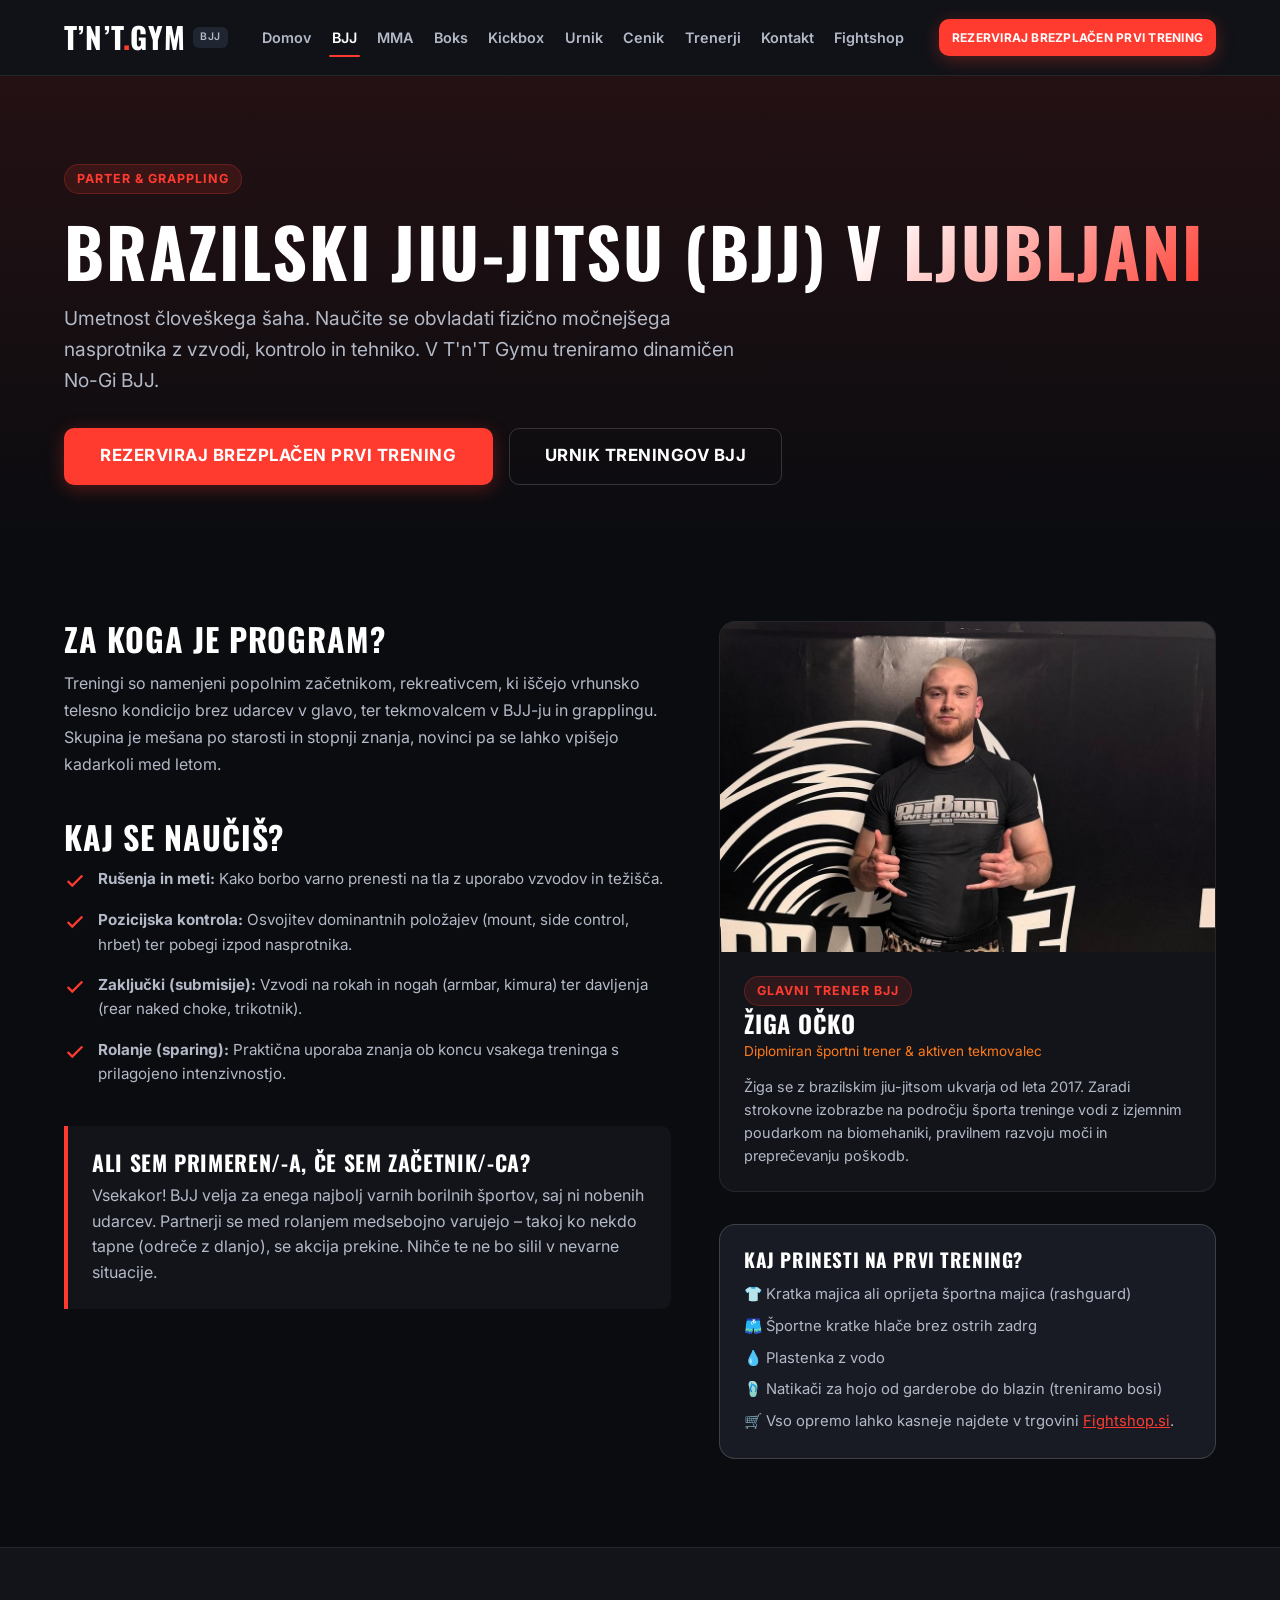
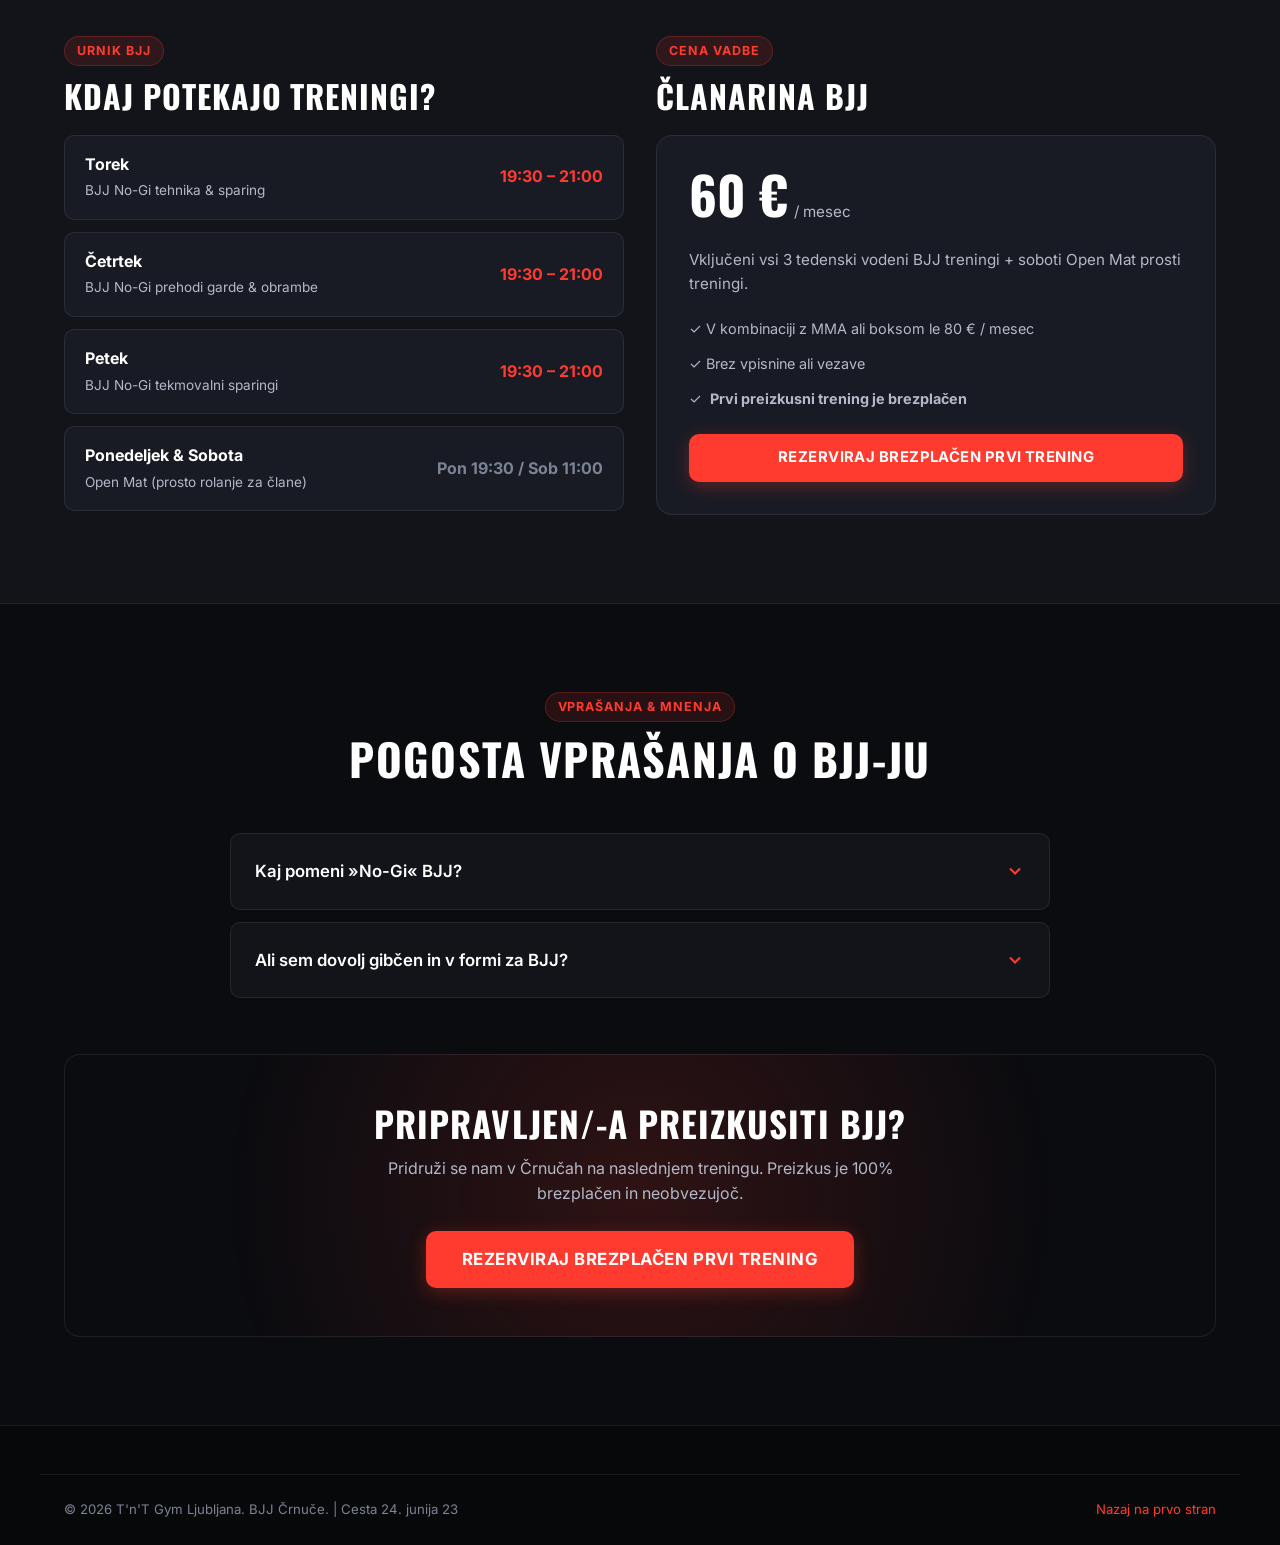
<file: bjj.html>
<!DOCTYPE html>
<html lang="sl">
<head>
  <meta charset="utf-8">
  <meta name="viewport" content="width=device-width, initial-scale=1.0">
  <title>BJJ Ljubljana (Brazilski Jiu-Jitsu) | T'n'T Gym Črnuče</title>
  <meta name="description" content="Treningi brazilskega jiu-jitsa (BJJ) v Ljubljani – Črnuče. No-Gi grappling, kontrola, vzvodi in davljenja. Začetniki in napredni. Prvi trening je brezplačen!">
  <meta name="keywords" content="BJJ Ljubljana, brazilski jiu jitsu Ljubljana, grappling Ljubljana, no-gi Ljubljana, borilne veščine Ljubljana, BJJ Črnuče">
  <link rel="canonical" href="https://www.tnt-gym.si/bjj.html">

  <link rel="preconnect" href="https://fonts.googleapis.com">
  <link rel="preconnect" href="https://fonts.gstatic.com" crossorigin>
  <link href="https://fonts.googleapis.com/css2?family=Inter:wght@400;500;600;700&family=Oswald:wght@500;600;700;800&display=swap" rel="stylesheet">
  <link rel="stylesheet" href="css/style.css">

  <script type="application/ld+json">
  {
    "@context": "https://schema.org",
    "@type": "Course",
    "name": "Brazilski jiu-jitsu (BJJ) v Ljubljani",
    "description": "No-Gi BJJ in grappling treningi za začetnike in tekmovalce pod vodstvom diplomiranega športnega trenerja Žige Očka.",
    "provider": {
      "@type": "SportsActivityLocation",
      "name": "T'n'T Gym Ljubljana",
      "url": "https://www.tnt-gym.si/"
    }
  }
  </script>
</head>
<body data-page-program="BJJ">

  <!-- Sticky Header -->
  <header class="site-header">
    <div class="container header-container">
      <a href="index.html" class="brand-logo">
        <span>T’N’T<span class="logo-accent">.</span>GYM</span>
        <span class="brand-badge">BJJ</span>
      </a>
      <nav class="nav-desktop">
        <a href="index.html" class="nav-link">Domov</a>
        <a href="bjj.html" class="nav-link active">BJJ</a>
        <a href="mma.html" class="nav-link">MMA</a>
        <a href="boks.html" class="nav-link">Boks</a>
        <a href="kickbox.html" class="nav-link">Kickbox</a>
        <a href="urnik.html" class="nav-link">Urnik</a>
        <a href="cenik.html" class="nav-link">Cenik</a>
        <a href="trenerji.html" class="nav-link">Trenerji</a>
        <a href="kontakt.html" class="nav-link">Kontakt</a>
        <a href="https://www.fightshop.si" class="nav-link" target="_blank" rel="noopener noreferrer">Fightshop</a>
      </nav>
      <div style="display: flex; align-items: center; gap: 1rem;">
        <button type="button" class="btn btn-primary btn-sm btn-booking-trigger" data-program="BJJ">
          Rezerviraj brezplačen prvi trening
        </button>
        <button class="menu-toggle" aria-label="Meni"><span></span><span></span><span></span></button>
      </div>
    </div>
  </header>

  <!-- Mobile Drawer -->
  <div class="mobile-nav-backdrop"></div>
  <aside class="mobile-nav-drawer">
    <div>
      <span class="brand-logo">T’N’T<span class="logo-accent">.</span>GYM</span>
      <nav class="mobile-nav-links" style="margin-top: 1.5rem;">
        <a href="index.html" class="mobile-nav-link">Domov</a>
        <a href="bjj.html" class="mobile-nav-link active">BJJ</a>
        <a href="mma.html" class="mobile-nav-link">MMA</a>
        <a href="boks.html" class="mobile-nav-link">Boks</a>
        <a href="kickbox.html" class="mobile-nav-link">Kickbox &amp; Muay Thai</a>
        <a href="urnik.html" class="mobile-nav-link">Urnik</a>
        <a href="cenik.html" class="mobile-nav-link">Cenik</a>
        <a href="trenerji.html" class="mobile-nav-link">Trenerji</a>
        <a href="kontakt.html" class="mobile-nav-link">Kontakt</a>
        <a href="https://www.fightshop.si" class="mobile-nav-link" target="_blank" rel="noopener noreferrer">Fightshop</a>
      </nav>
    </div>
    <div style="margin-top: 2rem;">
      <button type="button" class="btn btn-primary btn-full btn-booking-trigger" data-program="BJJ">
        Rezerviraj brezplačen trening
      </button>
    </div>
  </aside>

  <!-- Hero Section -->
  <section class="program-hero">
    <div class="container">
      <span class="section-tag">Parter &amp; Grappling</span>
      <h1 class="heading-hero" style="margin-top: 0.5rem;">
        BRAZILSKI JIU-JITSU <span class="text-gradient">(BJJ) V LJUBLJANI</span>
      </h1>
      <p class="lead" style="max-width: 700px; margin-top: 1rem;">
        Umetnost človeškega šaha. Naučite se obvladati fizično močnejšega nasprotnika z vzvodi, kontrolo in tehniko. V T'n'T Gymu treniramo dinamičen No-Gi BJJ.
      </p>
      <div style="margin-top: 2rem; display: flex; flex-wrap: wrap; gap: 1rem;">
        <button type="button" class="btn btn-primary btn-lg btn-booking-trigger" data-program="BJJ">
          Rezerviraj brezplačen prvi trening
        </button>
        <a href="#urnik-bjj" class="btn btn-secondary btn-lg">Urnik treningov BJJ</a>
      </div>
    </div>
  </section>

  <!-- Detailed Content Grid -->
  <section class="section">
    <div class="container">
      <div class="program-detail-grid">
        <div>
          <!-- Za koga je program -->
          <div style="margin-bottom: 2.5rem;">
            <h2 style="font-size: 2rem; margin-bottom: 0.75rem;">Za koga je program?</h2>
            <p style="color: var(--text-secondary); line-height: 1.7;">
              Treningi so namenjeni popolnim začetnikom, rekreativcem, ki iščejo vrhunsko telesno kondicijo brez udarcev v glavo, ter tekmovalcem v BJJ-ju in grapplingu. Skupina je mešana po starosti in stopnji znanja, novinci pa se lahko vpišejo kadarkoli med letom.
            </p>
          </div>

          <!-- Kaj se naučiš -->
          <div style="margin-bottom: 2.5rem;">
            <h2 style="font-size: 2rem; margin-bottom: 0.75rem;">Kaj se naučiš?</h2>
            <ul class="program-feature-list">
              <li>
                <svg width="22" height="22" viewBox="0 0 24 24" fill="none" stroke="currentColor" stroke-width="2.5"><polyline points="20 6 9 17 4 12"/></svg>
                <span><strong>Rušenja in meti:</strong> Kako borbo varno prenesti na tla z uporabo vzvodov in težišča.</span>
              </li>
              <li>
                <svg width="22" height="22" viewBox="0 0 24 24" fill="none" stroke="currentColor" stroke-width="2.5"><polyline points="20 6 9 17 4 12"/></svg>
                <span><strong>Pozicijska kontrola:</strong> Osvojitev dominantnih položajev (mount, side control, hrbet) ter pobegi izpod nasprotnika.</span>
              </li>
              <li>
                <svg width="22" height="22" viewBox="0 0 24 24" fill="none" stroke="currentColor" stroke-width="2.5"><polyline points="20 6 9 17 4 12"/></svg>
                <span><strong>Zaključki (submisije):</strong> Vzvodi na rokah in nogah (armbar, kimura) ter davljenja (rear naked choke, trikotnik).</span>
              </li>
              <li>
                <svg width="22" height="22" viewBox="0 0 24 24" fill="none" stroke="currentColor" stroke-width="2.5"><polyline points="20 6 9 17 4 12"/></svg>
                <span><strong>Rolanje (sparing):</strong> Praktična uporaba znanja ob koncu vsakega treninga s prilagojeno intenzivnostjo.</span>
              </li>
            </ul>
          </div>

          <!-- Ali sem primeren/-a kot začetnik -->
          <div style="margin-bottom: 2.5rem; background: var(--bg-surface-1); border-left: 4px solid var(--color-brand); padding: 1.5rem; border-radius: 0 var(--radius-md) var(--radius-md) 0;">
            <h3 style="font-size: 1.35rem; margin-bottom: 0.5rem; color: #ffffff;">Ali sem primeren/-a, če sem začetnik/-ca?</h3>
            <p style="color: var(--text-secondary); line-height: 1.6;">
              Vsekakor! BJJ velja za enega najbolj varnih borilnih športov, saj ni nobenih udarcev. Partnerji se med rolanjem medsebojno varujejo – takoj ko nekdo tapne (odreče z dlanjo), se akcija prekine. Nihče te ne bo silil v nevarne situacije.
            </p>
          </div>
        </div>

        <!-- Coach Card & What to bring -->
        <div>
          <!-- Coach Box -->
          <div style="background: var(--bg-surface-1); border: 1px solid var(--border-subtle); border-radius: var(--radius-lg); overflow: hidden; margin-bottom: 2rem;">
            <img src="assets/images/coach-ziga.jpg" alt="Žiga Očko, trener BJJ" style="width: 100%; aspect-ratio: 3 / 2; object-fit: cover;">
            <div style="padding: 1.5rem;">
              <span class="section-tag" style="margin-bottom: 0.25rem;">Glavni trener BJJ</span>
              <h3 style="font-size: 1.5rem; margin-bottom: 0.25rem;">Žiga Očko</h3>
              <p style="font-size: 0.85rem; color: var(--color-orange); margin-bottom: 0.75rem;">Diplomiran športni trener &amp; aktiven tekmovalec</p>
              <p style="font-size: 0.9rem; color: var(--text-secondary); line-height: 1.6;">
                Žiga se z brazilskim jiu-jitsom ukvarja od leta 2017. Zaradi strokovne izobrazbe na področju športa treninge vodi z izjemnim poudarkom na biomehaniki, pravilnem razvoju moči in preprečevanju poškodb.
              </p>
            </div>
          </div>

          <!-- Kaj prinesti na prvi trening -->
          <div style="background: var(--bg-surface-2); border: 1px solid var(--border-strong); border-radius: var(--radius-lg); padding: 1.5rem;">
            <h4 style="font-size: 1.2rem; margin-bottom: 0.75rem; color: #ffffff;">Kaj prinesti na prvi trening?</h4>
            <ul style="display: flex; flex-direction: column; gap: 0.5rem; font-size: 0.925rem; color: var(--text-secondary);">
              <li>👕 Kratka majica ali oprijeta športna majica (rashguard)</li>
              <li>🩳 Športne kratke hlače brez ostrih zadrg</li>
              <li>💧 Plastenka z vodo</li>
              <li>🩴 Natikači za hojo od garderobe do blazin (treniramo bosi)</li>
              <li>🛒 Vso opremo lahko kasneje najdete v trgovini <a href="https://www.fightshop.si" target="_blank" rel="noopener noreferrer" style="color: var(--color-brand); text-decoration: underline;">Fightshop.si</a>.</li>
            </ul>
          </div>
        </div>
      </div>
    </div>
  </section>

  <!-- Urnik in Cenik za BJJ -->
  <section class="section" id="urnik-bjj" style="background: var(--bg-surface-1); border-top: 1px solid var(--border-subtle); border-bottom: 1px solid var(--border-subtle);">
    <div class="container">
      <div class="grid-2">
        <!-- Urnik BJJ -->
        <div>
          <span class="section-tag">Urnik BJJ</span>
          <h2 style="font-size: 2rem; margin-bottom: 1.25rem;">Kdaj potekajo treningi?</h2>
          <div style="display: flex; flex-direction: column; gap: 0.75rem;">
            <div style="background: var(--bg-surface-2); border: 1px solid var(--border-subtle); padding: 1rem 1.25rem; border-radius: var(--radius-md); display: flex; justify-content: space-between; align-items: center;">
              <div>
                <strong style="color: #ffffff; display: block;">Torek</strong>
                <span style="font-size: 0.85rem; color: var(--text-secondary);">BJJ No-Gi tehnika &amp; sparing</span>
              </div>
              <span style="color: var(--color-brand); font-weight: 700;">19:30 – 21:00</span>
            </div>

            <div style="background: var(--bg-surface-2); border: 1px solid var(--border-subtle); padding: 1rem 1.25rem; border-radius: var(--radius-md); display: flex; justify-content: space-between; align-items: center;">
              <div>
                <strong style="color: #ffffff; display: block;">Četrtek</strong>
                <span style="font-size: 0.85rem; color: var(--text-secondary);">BJJ No-Gi prehodi garde &amp; obrambe</span>
              </div>
              <span style="color: var(--color-brand); font-weight: 700;">19:30 – 21:00</span>
            </div>

            <div style="background: var(--bg-surface-2); border: 1px solid var(--border-subtle); padding: 1rem 1.25rem; border-radius: var(--radius-md); display: flex; justify-content: space-between; align-items: center;">
              <div>
                <strong style="color: #ffffff; display: block;">Petek</strong>
                <span style="font-size: 0.85rem; color: var(--text-secondary);">BJJ No-Gi tekmovalni sparingi</span>
              </div>
              <span style="color: var(--color-brand); font-weight: 700;">19:30 – 21:00</span>
            </div>

            <div style="background: var(--bg-surface-2); border: 1px solid var(--border-subtle); padding: 1rem 1.25rem; border-radius: var(--radius-md); display: flex; justify-content: space-between; align-items: center;">
              <div>
                <strong style="color: #ffffff; display: block;">Ponedeljek &amp; Sobota</strong>
                <span style="font-size: 0.85rem; color: var(--text-secondary);">Open Mat (prosto rolanje za člane)</span>
              </div>
              <span style="color: var(--text-muted); font-weight: 700;">Pon 19:30 / Sob 11:00</span>
            </div>
          </div>
        </div>

        <!-- Cena za BJJ -->
        <div>
          <span class="section-tag">Cena vadbe</span>
          <h2 style="font-size: 2rem; margin-bottom: 1.25rem;">Članarina BJJ</h2>
          <div class="pricing-card" style="background: var(--bg-surface-2);">
            <div class="pricing-amount">
              <span class="price">60 €</span>
              <span class="period">/ mesec</span>
            </div>
            <p style="color: var(--text-secondary); margin-bottom: 1.25rem; font-size: 0.95rem;">
              Vključeni vsi 3 tedenski vodeni BJJ treningi + soboti Open Mat prosti treningi.
            </p>
            <ul class="pricing-features" style="margin-bottom: 1.5rem;">
              <li>✓ V kombinaciji z MMA ali boksom le 80 € / mesec</li>
              <li>✓ Brez vpisnine ali vezave</li>
              <li>✓ <strong>Prvi preizkusni trening je brezplačen</strong></li>
            </ul>
            <button type="button" class="btn btn-primary btn-full btn-booking-trigger" data-program="BJJ">
              Rezerviraj brezplačen prvi trening
            </button>
          </div>
        </div>
      </div>
    </div>
  </section>

  <!-- BJJ Testimonial & FAQ -->
  <section class="section">
    <div class="container">
      <div class="section-header">
        <span class="section-tag">Vprašanja &amp; Mnenja</span>
        <h2 class="heading-section">Pogosta vprašanja o BJJ-ju</h2>
      </div>

      <div class="faq-list">
        <div class="faq-item">
          <button class="faq-question">
            <span>Kaj pomeni »No-Gi« BJJ?</span>
            <svg class="faq-icon" viewBox="0 0 24 24" fill="none" stroke="currentColor" stroke-width="2.5"><polyline points="6 9 12 15 18 9"/></svg>
          </button>
          <div class="faq-answer">
            No-Gi pomeni borbo brez tradicionalnega kimona (gi). Treniramo v običajnih športnih oblačilih ali oprijeti rashguard majici. Borba je hitrejša, dinamičnejša in neposredno uporabna tudi za MMA ter samoobrambo.
          </div>
        </div>

        <div class="faq-item">
          <button class="faq-question">
            <span>Ali sem dovolj gibčen in v formi za BJJ?</span>
            <svg class="faq-icon" viewBox="0 0 24 24" fill="none" stroke="currentColor" stroke-width="2.5"><polyline points="6 9 12 15 18 9"/></svg>
          </button>
          <div class="faq-answer">
            Ni se vam treba spraviti v formo pred prihodom v klub. Formo in gibčnost boste zgradili ravno na treningih z redno vadbo in specifičnim ogrevanjem.
          </div>
        </div>
      </div>

      <div style="margin-top: 3.5rem; text-align: center; background: radial-gradient(circle, rgba(255,59,48,0.15) 0%, transparent 70%); padding: 3rem 1rem; border-radius: var(--radius-lg); border: 1px solid var(--border-subtle);">
        <h2 style="font-size: 2.2rem; margin-bottom: 0.75rem;">Pripravljen/-a preizkusiti BJJ?</h2>
        <p style="color: var(--text-secondary); max-width: 550px; margin: 0 auto 1.5rem auto;">
          Pridruži se nam v Črnučah na naslednjem treningu. Preizkus je 100% brezplačen in neobvezujoč.
        </p>
        <button type="button" class="btn btn-primary btn-lg btn-booking-trigger" data-program="BJJ">
          Rezerviraj brezplačen prvi trening
        </button>
      </div>
    </div>
  </section>

  <!-- Footer -->
  <footer class="site-footer">
    <div class="container footer-bottom">
      <div>&copy; 2026 T'n'T Gym Ljubljana. BJJ Črnuče. | Cesta 24. junija 23</div>
      <div><a href="index.html" style="color: var(--color-brand);">Nazaj na prvo stran</a></div>
    </div>
  </footer>

  <!-- =========================================================================
       REUSABLE BOOKING MODAL (FORMSPREE INTEGRATION)
       ========================================================================= -->
  <div class="modal-overlay" id="bookingModal" role="dialog" aria-modal="true" aria-labelledby="modalTitle" aria-hidden="true">
    <div class="modal-dialog" tabindex="-1">
      <button type="button" class="modal-close-btn" data-close-modal aria-label="Zapri obrazec">✕</button>

      <form
        id="bookingForm"
        action="https://formspree.io/f/xdealjvo"
        method="POST"
        novalidate
      >
        <span class="section-tag" style="margin-bottom: 0.5rem;">Brezplačen preizkus</span>
        <h2 id="modalTitle" style="font-size: 1.85rem; margin-bottom: 0.5rem;">Rezerviraj brezplačen prvi trening</h2>
        <p style="font-size: 0.9rem; color: var(--text-secondary); margin-bottom: 1.25rem;">
          Izpolni spodnja polja. Po oddaji te kontaktiramo za potrditev termina in kratek nasvet glede opreme.
        </p>

        <input
          type="text"
          name="_gotcha"
          tabindex="-1"
          autocomplete="off"
          aria-hidden="true"
          class="honeypot"
        >

        <div id="bookingErrorBanner" class="form-error-banner" role="alert" aria-live="polite" hidden></div>

        <div class="form-group">
          <label for="booking-ime" class="form-label">Ime in priimek *</label>
          <input
            type="text"
            id="booking-ime"
            name="ime_in_priimek"
            class="form-control"
            placeholder="npr. Luka Kovač"
            autocomplete="name"
            required
          >
        </div>

        <div class="form-row">
          <div class="form-group">
            <label for="booking-telefon" class="form-label">Telefon *</label>
            <input
              type="tel"
              id="booking-telefon"
              name="telefon"
              class="form-control"
              placeholder="041 123 456"
              autocomplete="tel"
              required
            >
          </div>
          <div class="form-group">
            <label for="booking-email" class="form-label">E-pošta *</label>
            <input
              type="email"
              id="booking-email"
              name="email"
              class="form-control"
              placeholder="Vpišite svoj e-poštni naslov"
              autocomplete="email"
              required
            >
          </div>
        </div>

        <div class="form-row">
          <div class="form-group">
            <label for="booking-program" class="form-label">Izberi program *</label>
            <select
              id="booking-program"
              name="program"
              class="form-control"
              required
            >
              <option value="" disabled selected>Izberi program ...</option>
              <option value="BJJ">BJJ</option>
              <option value="MMA">MMA</option>
              <option value="Boks">Boks</option>
              <option value="Kickbox &amp; Muay Thai">Kickbox &amp; Muay Thai</option>
              <option value="Otroški boks">Otroški boks</option>
              <option value="Nisem prepričan/-a">Nisem prepričan/-a</option>
            </select>
          </div>
          <div class="form-group">
            <label for="booking-izkusnje" class="form-label">Stopnja izkušenj *</label>
            <select
              id="booking-izkusnje"
              name="stopnja_izkusenj"
              class="form-control"
              required
            >
              <option value="" disabled selected>Izberi stopnjo izkušenj ...</option>
              <option value="Popolni začetnik/-ca">Popolni začetnik/-ca</option>
              <option value="Nekaj izkušenj">Nekaj izkušenj</option>
              <option value="Napredni/-a">Napredni/-a</option>
            </select>
          </div>
        </div>

        <div class="form-group">
          <label for="booking-termin" class="form-label">Želeni dan ali termin</label>
          <input
            type="text"
            id="booking-termin"
            name="zeleni_termin"
            class="form-control"
            placeholder="npr. Torek ob 19:30 ali čim prej"
          >
        </div>

        <div class="form-group">
          <label for="booking-sporocilo" class="form-label">Sporočilo</label>
          <textarea
            id="booking-sporocilo"
            name="sporocilo"
            class="form-control"
            rows="2"
            placeholder="Morebitno vprašanje za trenerja..."
          ></textarea>
        </div>

        <div class="form-group form-checkbox-group">
          <input
            type="checkbox"
            id="booking-gdpr"
            name="privacy_consent"
            value="da"
            class="form-checkbox"
            required
          >
          <label for="booking-gdpr" class="form-checkbox-label">
            Strinjam se, da T’n’T Gym moje podatke uporabi izključno za odgovor na moje povpraševanje.
          </label>
        </div>

        <button type="submit" id="bookingSubmitBtn" class="btn btn-primary btn-full btn-lg" style="margin-top: 0.5rem;">
          Potrdi rezervacijo
        </button>
        <p style="text-align: center; font-size: 0.75rem; color: var(--text-muted); margin-top: 0.75rem;">
          Brez obveznosti. Prvi trening je 100% brezplačen.
        </p>
      </form>

      <div id="bookingSuccessState" class="success-state" role="status" aria-live="polite" hidden>
        <div class="success-icon">
          <svg width="40" height="40" viewBox="0 0 24 24" fill="none" stroke="currentColor" stroke-width="3"><polyline points="20 6 9 17 4 12"/></svg>
        </div>
        <p style="color: #ffffff; font-size: 1.05rem; font-weight: 600; line-height: 1.6; margin-bottom: 1.5rem;">
          Hvala! Tvojo prijavo smo prejeli. Kontaktirali te bomo čim prej za potrditev brezplačnega treninga.
        </p>
        <button type="button" class="btn btn-secondary btn-full" data-close-modal>
          Zapri
        </button>
      </div>
    </div>
  </div>

  <script src="js/schedule-data.js"></script>
  <script src="js/main.js"></script>
</body>
</html>
</file>
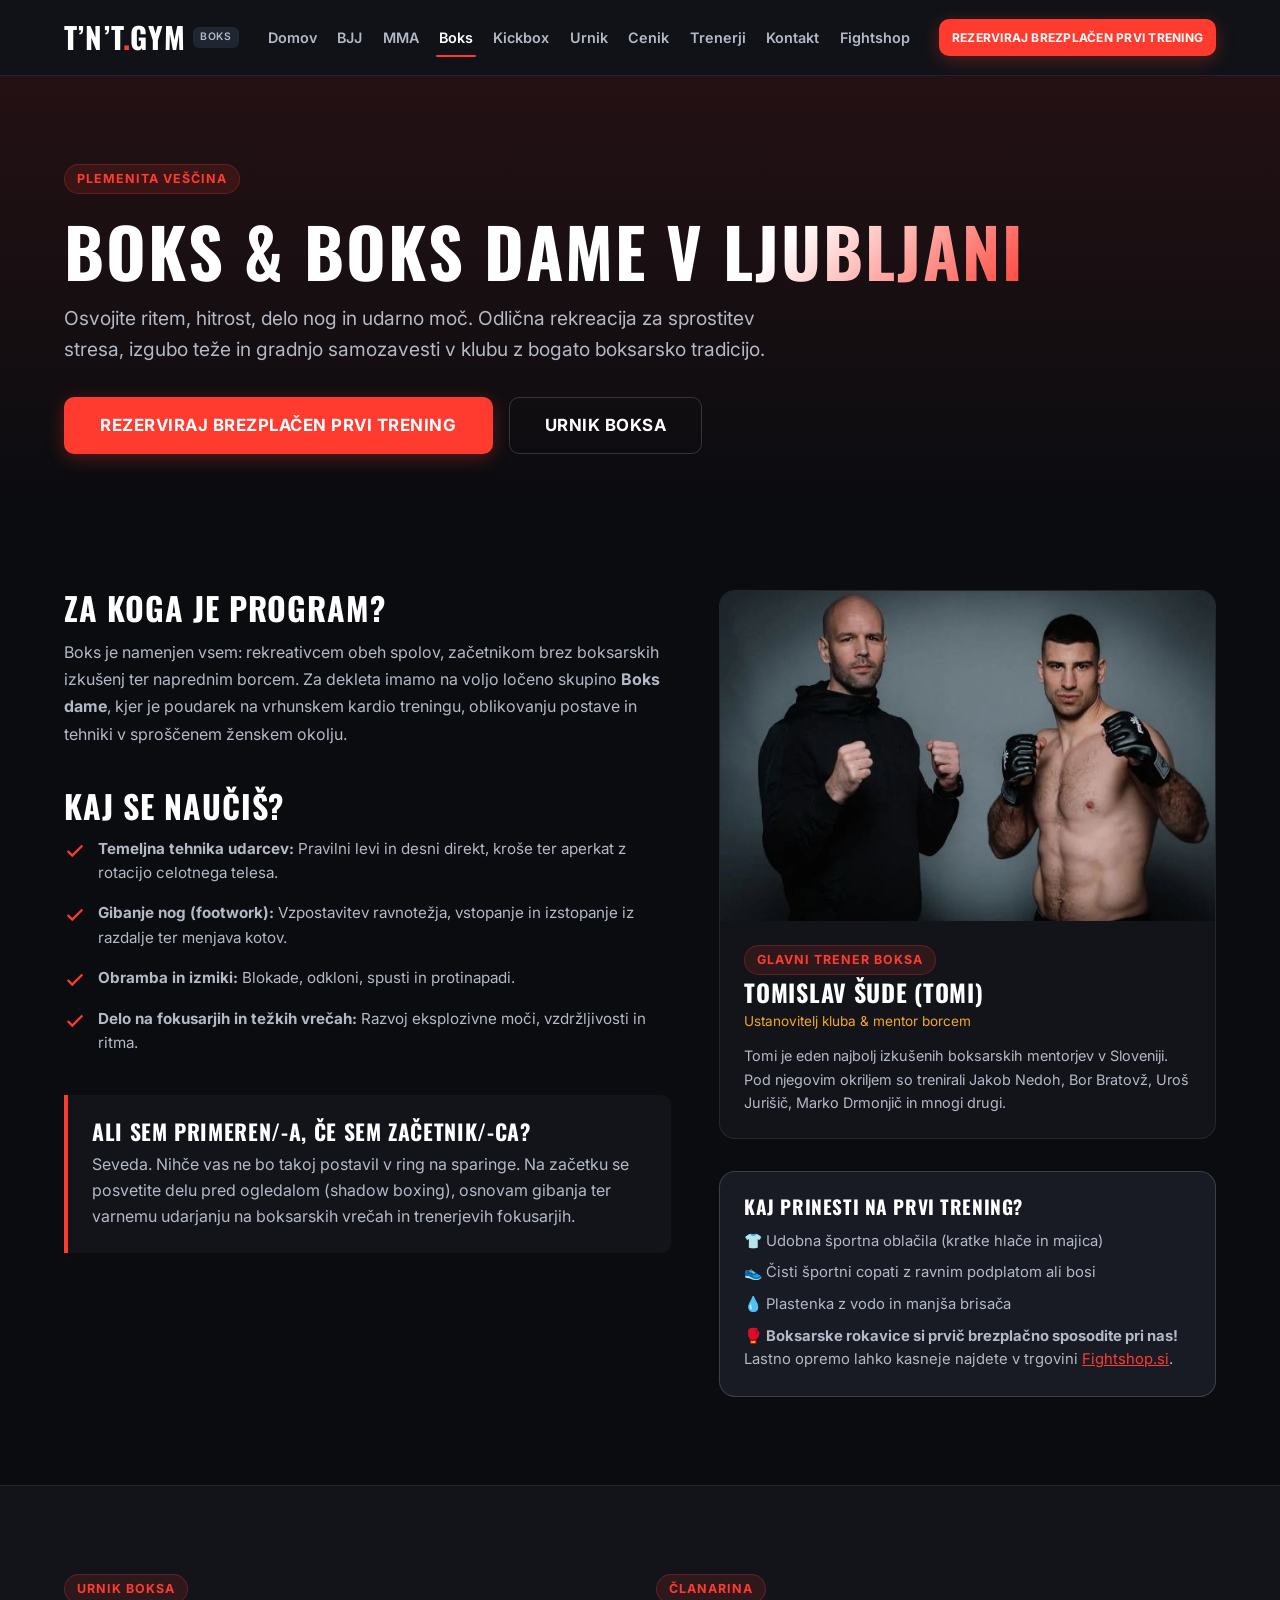
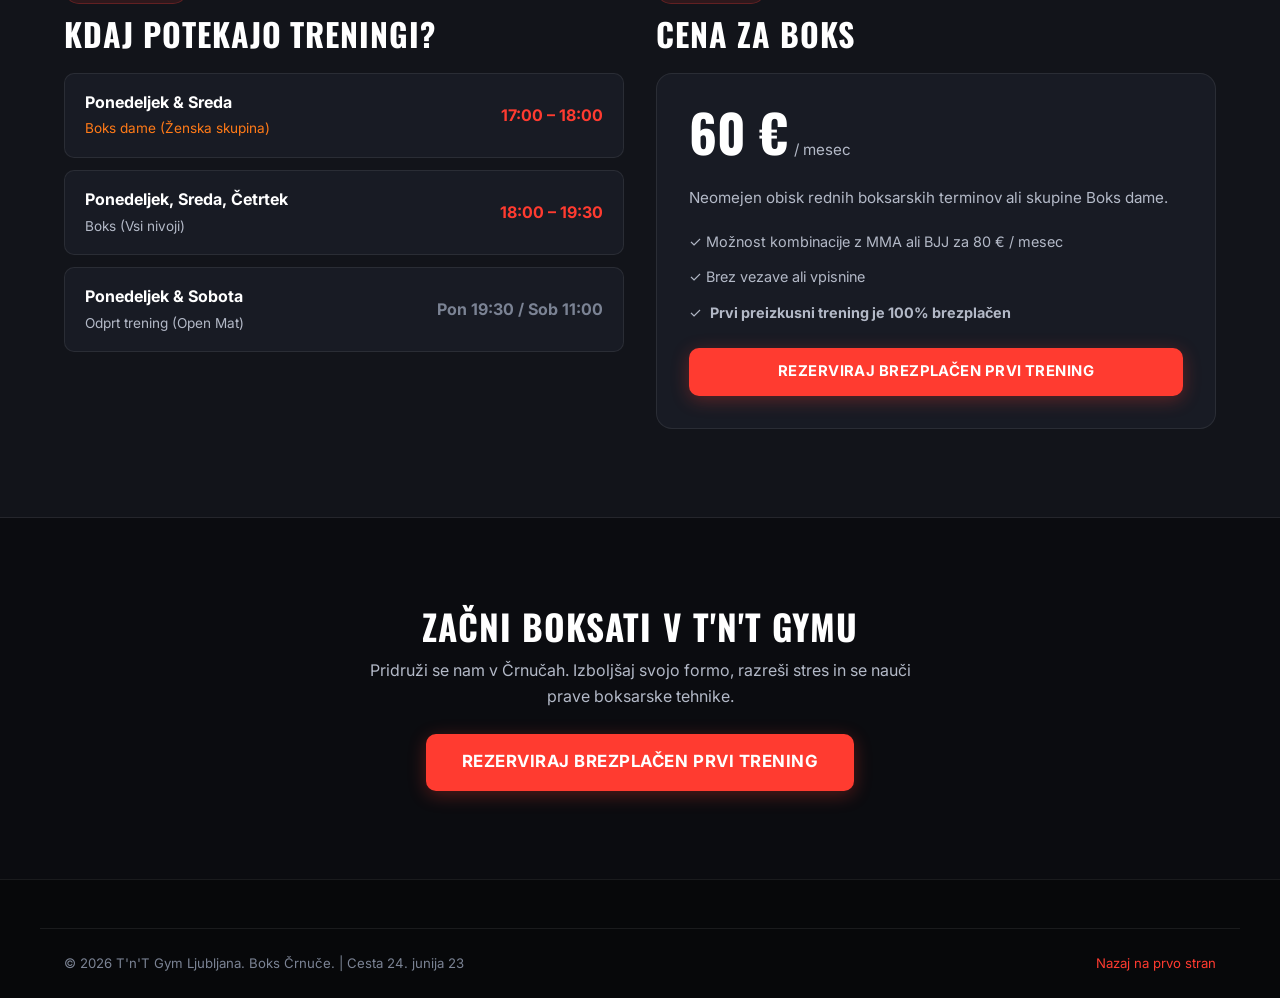
<file: boks.html>
<!DOCTYPE html>
<html lang="sl">
<head>
  <meta charset="utf-8">
  <meta name="viewport" content="width=device-width, initial-scale=1.0">
  <title>Boks Ljubljana & Boks Dame | T'n'T Gym Črnuče</title>
  <meta name="description" content="Treningi boksa in ženskega boksa v Ljubljani (Črnuče). Plemenita veščina, delo nog, tehnika in vrhunska kondicija pod vodstvom Tomislava Šudeta. Brezplačen prvi trening!">
  <meta name="keywords" content="boks Ljubljana, boks dame Ljubljana, boks Črnuče, trening boksa Ljubljana, rekreativni boks Ljubljana">
  <link rel="canonical" href="https://www.tnt-gym.si/boks.html">

  <link rel="preconnect" href="https://fonts.googleapis.com">
  <link rel="preconnect" href="https://fonts.gstatic.com" crossorigin>
  <link href="https://fonts.googleapis.com/css2?family=Inter:wght@400;500;600;700&family=Oswald:wght@500;600;700;800&display=swap" rel="stylesheet">
  <link rel="stylesheet" href="css/style.css">

  <script type="application/ld+json">
  {
    "@context": "https://schema.org",
    "@type": "Course",
    "name": "Boks in Boks dame v Ljubljani",
    "description": "Treningi klasičnega boksa ter ženskega boksa pod mentorstvom Tomislava Šudeta v T'n'T Gym Ljubljana.",
    "provider": {
      "@type": "SportsActivityLocation",
      "name": "T'n'T Gym Ljubljana",
      "url": "https://www.tnt-gym.si/"
    }
  }
  </script>
</head>
<body data-page-program="Boks">

  <!-- Sticky Header -->
  <header class="site-header">
    <div class="container header-container">
      <a href="index.html" class="brand-logo">
        <span>T’N’T<span class="logo-accent">.</span>GYM</span>
        <span class="brand-badge">BOKS</span>
      </a>
      <nav class="nav-desktop">
        <a href="index.html" class="nav-link">Domov</a>
        <a href="bjj.html" class="nav-link">BJJ</a>
        <a href="mma.html" class="nav-link">MMA</a>
        <a href="boks.html" class="nav-link active">Boks</a>
        <a href="kickbox.html" class="nav-link">Kickbox</a>
        <a href="urnik.html" class="nav-link">Urnik</a>
        <a href="cenik.html" class="nav-link">Cenik</a>
        <a href="trenerji.html" class="nav-link">Trenerji</a>
        <a href="kontakt.html" class="nav-link">Kontakt</a>
        <a href="https://www.fightshop.si" class="nav-link" target="_blank" rel="noopener noreferrer">Fightshop</a>
      </nav>
      <div style="display: flex; align-items: center; gap: 1rem;">
        <button type="button" class="btn btn-primary btn-sm btn-booking-trigger" data-program="Boks">
          Rezerviraj brezplačen prvi trening
        </button>
        <button class="menu-toggle" aria-label="Meni"><span></span><span></span><span></span></button>
      </div>
    </div>
  </header>

  <!-- Mobile Drawer -->
  <div class="mobile-nav-backdrop"></div>
  <aside class="mobile-nav-drawer">
    <div>
      <span class="brand-logo">T’N’T<span class="logo-accent">.</span>GYM</span>
      <nav class="mobile-nav-links" style="margin-top: 1.5rem;">
        <a href="index.html" class="mobile-nav-link">Domov</a>
        <a href="bjj.html" class="mobile-nav-link">BJJ</a>
        <a href="mma.html" class="mobile-nav-link">MMA</a>
        <a href="boks.html" class="mobile-nav-link active">Boks</a>
        <a href="kickbox.html" class="mobile-nav-link">Kickbox &amp; Muay Thai</a>
        <a href="urnik.html" class="mobile-nav-link">Urnik</a>
        <a href="cenik.html" class="mobile-nav-link">Cenik</a>
        <a href="trenerji.html" class="mobile-nav-link">Trenerji</a>
        <a href="kontakt.html" class="mobile-nav-link">Kontakt</a>
        <a href="https://www.fightshop.si" class="mobile-nav-link" target="_blank" rel="noopener noreferrer">Fightshop</a>
      </nav>
    </div>
    <div style="margin-top: 2rem;">
      <button type="button" class="btn btn-primary btn-full btn-booking-trigger" data-program="Boks">
        Rezerviraj brezplačen trening
      </button>
    </div>
  </aside>

  <!-- Hero Section -->
  <section class="program-hero">
    <div class="container">
      <span class="section-tag">Plemenita veščina</span>
      <h1 class="heading-hero" style="margin-top: 0.5rem;">
        BOKS &amp; BOKS DAME <span class="text-gradient">V LJUBLJANI</span>
      </h1>
      <p class="lead" style="max-width: 720px; margin-top: 1rem;">
        Osvojite ritem, hitrost, delo nog in udarno moč. Odlična rekreacija za sprostitev stresa, izgubo teže in gradnjo samozavesti v klubu z bogato boksarsko tradicijo.
      </p>
      <div style="margin-top: 2rem; display: flex; flex-wrap: wrap; gap: 1rem;">
        <button type="button" class="btn btn-primary btn-lg btn-booking-trigger" data-program="Boks">
          Rezerviraj brezplačen prvi trening
        </button>
        <a href="#urnik-boks" class="btn btn-secondary btn-lg">Urnik boksa</a>
      </div>
    </div>
  </section>

  <!-- Detailed Content Grid -->
  <section class="section">
    <div class="container">
      <div class="program-detail-grid">
        <div>
          <!-- Za koga je program -->
          <div style="margin-bottom: 2.5rem;">
            <h2 style="font-size: 2rem; margin-bottom: 0.75rem;">Za koga je program?</h2>
            <p style="color: var(--text-secondary); line-height: 1.7;">
              Boks je namenjen vsem: rekreativcem obeh spolov, začetnikom brez boksarskih izkušenj ter naprednim borcem. Za dekleta imamo na voljo ločeno skupino <strong>Boks dame</strong>, kjer je poudarek na vrhunskem kardio treningu, oblikovanju postave in tehniki v sproščenem ženskem okolju.
            </p>
          </div>

          <!-- Kaj se naučiš -->
          <div style="margin-bottom: 2.5rem;">
            <h2 style="font-size: 2rem; margin-bottom: 0.75rem;">Kaj se naučiš?</h2>
            <ul class="program-feature-list">
              <li>
                <svg width="22" height="22" viewBox="0 0 24 24" fill="none" stroke="currentColor" stroke-width="2.5"><polyline points="20 6 9 17 4 12"/></svg>
                <span><strong>Temeljna tehnika udarcev:</strong> Pravilni levi in desni direkt, kroše ter aperkat z rotacijo celotnega telesa.</span>
              </li>
              <li>
                <svg width="22" height="22" viewBox="0 0 24 24" fill="none" stroke="currentColor" stroke-width="2.5"><polyline points="20 6 9 17 4 12"/></svg>
                <span><strong>Gibanje nog (footwork):</strong> Vzpostavitev ravnotežja, vstopanje in izstopanje iz razdalje ter menjava kotov.</span>
              </li>
              <li>
                <svg width="22" height="22" viewBox="0 0 24 24" fill="none" stroke="currentColor" stroke-width="2.5"><polyline points="20 6 9 17 4 12"/></svg>
                <span><strong>Obramba in izmiki:</strong> Blokade, odkloni, spusti in protinapadi.</span>
              </li>
              <li>
                <svg width="22" height="22" viewBox="0 0 24 24" fill="none" stroke="currentColor" stroke-width="2.5"><polyline points="20 6 9 17 4 12"/></svg>
                <span><strong>Delo na fokusarjih in težkih vrečah:</strong> Razvoj eksplozivne moči, vzdržljivosti in ritma.</span>
              </li>
            </ul>
          </div>

          <!-- Ali sem primeren/-a kot začetnik -->
          <div style="margin-bottom: 2.5rem; background: var(--bg-surface-1); border-left: 4px solid var(--color-brand); padding: 1.5rem; border-radius: 0 var(--radius-md) var(--radius-md) 0;">
            <h3 style="font-size: 1.35rem; margin-bottom: 0.5rem; color: #ffffff;">Ali sem primeren/-a, če sem začetnik/-ca?</h3>
            <p style="color: var(--text-secondary); line-height: 1.6;">
              Seveda. Nihče vas ne bo takoj postavil v ring na sparinge. Na začetku se posvetite delu pred ogledalom (shadow boxing), osnovam gibanja ter varnemu udarjanju na boksarskih vrečah in trenerjevih fokusarjih.
            </p>
          </div>
        </div>

        <!-- Coach Box & What to Bring -->
        <div>
          <!-- Coach Box Tomi Šude -->
          <div style="background: var(--bg-surface-1); border: 1px solid var(--border-subtle); border-radius: var(--radius-lg); overflow: hidden; margin-bottom: 2rem;">
            <img src="assets/images/coach-tomi.jpg" alt="Tomislav Šude, trener boksa" style="width: 100%; aspect-ratio: 3 / 2; object-fit: cover;">
            <div style="padding: 1.5rem;">
              <span class="section-tag" style="margin-bottom: 0.25rem;">Glavni trener boksa</span>
              <h3 style="font-size: 1.5rem; margin-bottom: 0.25rem;">Tomislav Šude (Tomi)</h3>
              <p style="font-size: 0.85rem; color: var(--color-gold); margin-bottom: 0.75rem;">Ustanovitelj kluba &amp; mentor borcem</p>
              <p style="font-size: 0.9rem; color: var(--text-secondary); line-height: 1.6;">
                Tomi je eden najbolj izkušenih boksarskih mentorjev v Sloveniji. Pod njegovim okriljem so trenirali Jakob Nedoh, Bor Bratovž, Uroš Jurišič, Marko Drmonjič in mnogi drugi.
              </p>
            </div>
          </div>

          <!-- Kaj prinesti -->
          <div style="background: var(--bg-surface-2); border: 1px solid var(--border-strong); border-radius: var(--radius-lg); padding: 1.5rem;">
            <h4 style="font-size: 1.2rem; margin-bottom: 0.75rem; color: #ffffff;">Kaj prinesti na prvi trening?</h4>
            <ul style="display: flex; flex-direction: column; gap: 0.5rem; font-size: 0.925rem; color: var(--text-secondary);">
              <li>👕 Udobna športna oblačila (kratke hlače in majica)</li>
              <li>👟 Čisti športni copati z ravnim podplatom ali bosi</li>
              <li>💧 Plastenka z vodo in manjša brisača</li>
              <li>🥊 <strong>Boksarske rokavice si prvič brezplačno sposodite pri nas!</strong> Lastno opremo lahko kasneje najdete v trgovini <a href="https://www.fightshop.si" target="_blank" rel="noopener noreferrer" style="color: var(--color-brand); text-decoration: underline;">Fightshop.si</a>.</li>
            </ul>
          </div>
        </div>
      </div>
    </div>
  </section>

  <!-- Urnik in Cenik za Boks -->
  <section class="section" id="urnik-boks" style="background: var(--bg-surface-1); border-top: 1px solid var(--border-subtle); border-bottom: 1px solid var(--border-subtle);">
    <div class="container">
      <div class="grid-2">
        <!-- Urnik -->
        <div>
          <span class="section-tag">Urnik boksa</span>
          <h2 style="font-size: 2rem; margin-bottom: 1.25rem;">Kdaj potekajo treningi?</h2>
          <div style="display: flex; flex-direction: column; gap: 0.75rem;">
            <div style="background: var(--bg-surface-2); border: 1px solid var(--border-subtle); padding: 1rem 1.25rem; border-radius: var(--radius-md); display: flex; justify-content: space-between; align-items: center;">
              <div>
                <strong style="color: #ffffff; display: block;">Ponedeljek &amp; Sreda</strong>
                <span style="font-size: 0.85rem; color: var(--color-orange);">Boks dame (Ženska skupina)</span>
              </div>
              <span style="color: var(--color-brand); font-weight: 700;">17:00 – 18:00</span>
            </div>

            <div style="background: var(--bg-surface-2); border: 1px solid var(--border-subtle); padding: 1rem 1.25rem; border-radius: var(--radius-md); display: flex; justify-content: space-between; align-items: center;">
              <div>
                <strong style="color: #ffffff; display: block;">Ponedeljek, Sreda, Četrtek</strong>
                <span style="font-size: 0.85rem; color: var(--text-secondary);">Boks (Vsi nivoji)</span>
              </div>
              <span style="color: var(--color-brand); font-weight: 700;">18:00 – 19:30</span>
            </div>

            <div style="background: var(--bg-surface-2); border: 1px solid var(--border-subtle); padding: 1rem 1.25rem; border-radius: var(--radius-md); display: flex; justify-content: space-between; align-items: center;">
              <div>
                <strong style="color: #ffffff; display: block;">Ponedeljek &amp; Sobota</strong>
                <span style="font-size: 0.85rem; color: var(--text-secondary);">Odprt trening (Open Mat)</span>
              </div>
              <span style="color: var(--text-muted); font-weight: 700;">Pon 19:30 / Sob 11:00</span>
            </div>
          </div>
        </div>

        <!-- Cenik -->
        <div>
          <span class="section-tag">Članarina</span>
          <h2 style="font-size: 2rem; margin-bottom: 1.25rem;">Cena za Boks</h2>
          <div class="pricing-card" style="background: var(--bg-surface-2);">
            <div class="pricing-amount">
              <span class="price">60 €</span>
              <span class="period">/ mesec</span>
            </div>
            <p style="color: var(--text-secondary); margin-bottom: 1.25rem; font-size: 0.95rem;">
              Neomejen obisk rednih boksarskih terminov ali skupine Boks dame.
            </p>
            <ul class="pricing-features" style="margin-bottom: 1.5rem;">
              <li>✓ Možnost kombinacije z MMA ali BJJ za 80 € / mesec</li>
              <li>✓ Brez vezave ali vpisnine</li>
              <li>✓ <strong>Prvi preizkusni trening je 100% brezplačen</strong></li>
            </ul>
            <button type="button" class="btn btn-primary btn-full btn-booking-trigger" data-program="Boks">
              Rezerviraj brezplačen prvi trening
            </button>
          </div>
        </div>
      </div>
    </div>
  </section>

  <!-- CTA Banner -->
  <section class="section">
    <div class="container" style="text-align: center;">
      <h2 style="font-size: 2.2rem; margin-bottom: 0.75rem;">Začni boksati v T'n'T Gymu</h2>
      <p style="color: var(--text-secondary); max-width: 580px; margin: 0 auto 1.5rem auto;">
        Pridruži se nam v Črnučah. Izboljšaj svojo formo, razreši stres in se nauči prave boksarske tehnike.
      </p>
      <button type="button" class="btn btn-primary btn-lg btn-booking-trigger" data-program="Boks">
        Rezerviraj brezplačen prvi trening
      </button>
    </div>
  </section>

  <!-- Footer -->
  <footer class="site-footer">
    <div class="container footer-bottom">
      <div>&copy; 2026 T'n'T Gym Ljubljana. Boks Črnuče. | Cesta 24. junija 23</div>
      <div><a href="index.html" style="color: var(--color-brand);">Nazaj na prvo stran</a></div>
    </div>
  </footer>

  <!-- =========================================================================
       REUSABLE BOOKING MODAL (FORMSPREE INTEGRATION)
       ========================================================================= -->
  <div class="modal-overlay" id="bookingModal" role="dialog" aria-modal="true" aria-labelledby="modalTitle" aria-hidden="true">
    <div class="modal-dialog" tabindex="-1">
      <button type="button" class="modal-close-btn" data-close-modal aria-label="Zapri obrazec">✕</button>

      <form
        id="bookingForm"
        action="https://formspree.io/f/xdealjvo"
        method="POST"
        novalidate
      >
        <span class="section-tag" style="margin-bottom: 0.5rem;">Brezplačen preizkus</span>
        <h2 id="modalTitle" style="font-size: 1.85rem; margin-bottom: 0.5rem;">Rezerviraj brezplačen prvi trening</h2>
        <p style="font-size: 0.9rem; color: var(--text-secondary); margin-bottom: 1.25rem;">
          Izpolni spodnja polja. Po oddaji te kontaktiramo za potrditev termina in kratek nasvet glede opreme.
        </p>

        <input
          type="text"
          name="_gotcha"
          tabindex="-1"
          autocomplete="off"
          aria-hidden="true"
          class="honeypot"
        >

        <div id="bookingErrorBanner" class="form-error-banner" role="alert" aria-live="polite" hidden></div>

        <div class="form-group">
          <label for="booking-ime" class="form-label">Ime in priimek *</label>
          <input
            type="text"
            id="booking-ime"
            name="ime_in_priimek"
            class="form-control"
            placeholder="npr. Luka Kovač"
            autocomplete="name"
            required
          >
        </div>

        <div class="form-row">
          <div class="form-group">
            <label for="booking-telefon" class="form-label">Telefon *</label>
            <input
              type="tel"
              id="booking-telefon"
              name="telefon"
              class="form-control"
              placeholder="041 123 456"
              autocomplete="tel"
              required
            >
          </div>
          <div class="form-group">
            <label for="booking-email" class="form-label">E-pošta *</label>
            <input
              type="email"
              id="booking-email"
              name="email"
              class="form-control"
              placeholder="Vpišite svoj e-poštni naslov"
              autocomplete="email"
              required
            >
          </div>
        </div>

        <div class="form-row">
          <div class="form-group">
            <label for="booking-program" class="form-label">Izberi program *</label>
            <select
              id="booking-program"
              name="program"
              class="form-control"
              required
            >
              <option value="" disabled selected>Izberi program ...</option>
              <option value="BJJ">BJJ</option>
              <option value="MMA">MMA</option>
              <option value="Boks">Boks</option>
              <option value="Kickbox &amp; Muay Thai">Kickbox &amp; Muay Thai</option>
              <option value="Otroški boks">Otroški boks</option>
              <option value="Nisem prepričan/-a">Nisem prepričan/-a</option>
            </select>
          </div>
          <div class="form-group">
            <label for="booking-izkusnje" class="form-label">Stopnja izkušenj *</label>
            <select
              id="booking-izkusnje"
              name="stopnja_izkusenj"
              class="form-control"
              required
            >
              <option value="" disabled selected>Izberi stopnjo izkušenj ...</option>
              <option value="Popolni začetnik/-ca">Popolni začetnik/-ca</option>
              <option value="Nekaj izkušenj">Nekaj izkušenj</option>
              <option value="Napredni/-a">Napredni/-a</option>
            </select>
          </div>
        </div>

        <div class="form-group">
          <label for="booking-termin" class="form-label">Želeni dan ali termin</label>
          <input
            type="text"
            id="booking-termin"
            name="zeleni_termin"
            class="form-control"
            placeholder="npr. Ponedeljek ob 18:00 ali čim prej"
          >
        </div>

        <div class="form-group">
          <label for="booking-sporocilo" class="form-label">Sporočilo</label>
          <textarea
            id="booking-sporocilo"
            name="sporocilo"
            class="form-control"
            rows="2"
            placeholder="Morebitno vprašanje za trenerja..."
          ></textarea>
        </div>

        <div class="form-group form-checkbox-group">
          <input
            type="checkbox"
            id="booking-gdpr"
            name="privacy_consent"
            value="da"
            class="form-checkbox"
            required
          >
          <label for="booking-gdpr" class="form-checkbox-label">
            Strinjam se, da T’n’T Gym moje podatke uporabi izključno za odgovor na moje povpraševanje.
          </label>
        </div>

        <button type="submit" id="bookingSubmitBtn" class="btn btn-primary btn-full btn-lg" style="margin-top: 0.5rem;">
          Potrdi rezervacijo
        </button>
        <p style="text-align: center; font-size: 0.75rem; color: var(--text-muted); margin-top: 0.75rem;">
          Brez obveznosti. Prvi trening je 100% brezplačen.
        </p>
      </form>

      <div id="bookingSuccessState" class="success-state" role="status" aria-live="polite" hidden>
        <div class="success-icon">
          <svg width="40" height="40" viewBox="0 0 24 24" fill="none" stroke="currentColor" stroke-width="3"><polyline points="20 6 9 17 4 12"/></svg>
        </div>
        <p style="color: #ffffff; font-size: 1.05rem; font-weight: 600; line-height: 1.6; margin-bottom: 1.5rem;">
          Hvala! Tvojo prijavo smo prejeli. Kontaktirali te bomo čim prej za potrditev brezplačnega treninga.
        </p>
        <button type="button" class="btn btn-secondary btn-full" data-close-modal>
          Zapri
        </button>
      </div>
    </div>
  </div>

  <script src="js/schedule-data.js"></script>
  <script src="js/main.js"></script>
</body>
</html>
</file>
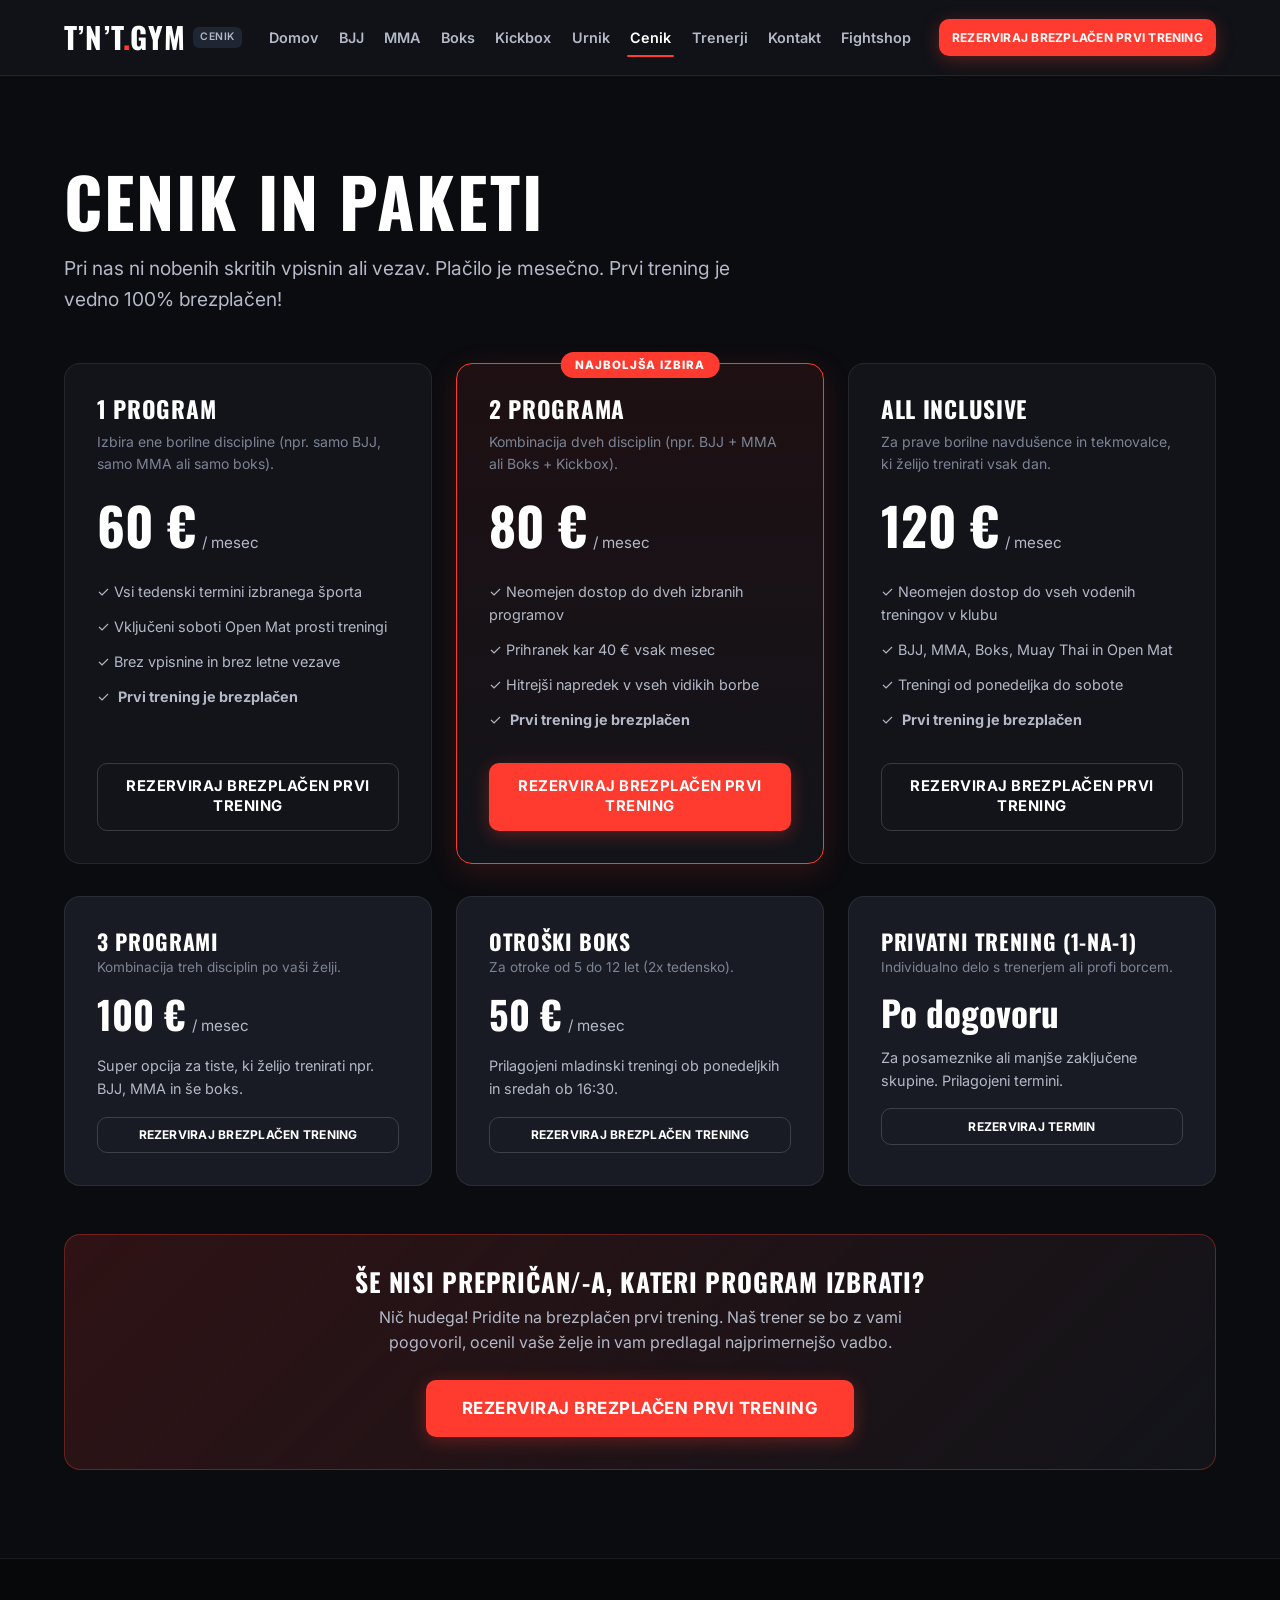
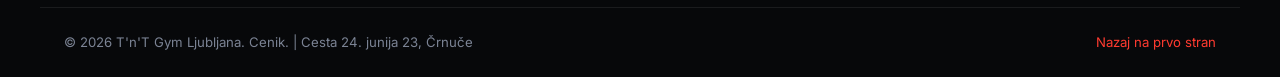
<file: cenik.html>
<!DOCTYPE html>
<html lang="sl">
<head>
  <meta charset="utf-8">
  <meta name="viewport" content="width=device-width, initial-scale=1.0">
  <title>Cenik vadnin in članarin | T'n'T Gym Ljubljana (Črnuče)</title>
  <meta name="description" content="Pregleden cenik članarin za BJJ, MMA, boks in kickbox v T'n'T Gym Ljubljana. En program že od 60 €/mesec, otroški boks 50 €/mesec. Prvi trening je brezplačen!">
  <meta name="keywords" content="cenik BJJ Ljubljana, cena MMA Ljubljana, cenik boks Ljubljana, članarina borilne veščine">
  <link rel="canonical" href="https://www.tnt-gym.si/cenik.html">

  <link rel="preconnect" href="https://fonts.googleapis.com">
  <link rel="preconnect" href="https://fonts.gstatic.com" crossorigin>
  <link href="https://fonts.googleapis.com/css2?family=Inter:wght@400;500;600;700&family=Oswald:wght@500;600;700;800&display=swap" rel="stylesheet">
  <link rel="stylesheet" href="css/style.css">
</head>
<body>

  <!-- Sticky Header -->
  <header class="site-header">
    <div class="container header-container">
      <a href="index.html" class="brand-logo">
        <span>T’N’T<span class="logo-accent">.</span>GYM</span>
        <span class="brand-badge">CENIK</span>
      </a>
      <nav class="nav-desktop">
        <a href="index.html" class="nav-link">Domov</a>
        <a href="bjj.html" class="nav-link">BJJ</a>
        <a href="mma.html" class="nav-link">MMA</a>
        <a href="boks.html" class="nav-link">Boks</a>
        <a href="kickbox.html" class="nav-link">Kickbox</a>
        <a href="urnik.html" class="nav-link">Urnik</a>
        <a href="cenik.html" class="nav-link active">Cenik</a>
        <a href="trenerji.html" class="nav-link">Trenerji</a>
        <a href="kontakt.html" class="nav-link">Kontakt</a>
        <a href="https://www.fightshop.si" class="nav-link" target="_blank" rel="noopener noreferrer">Fightshop</a>
      </nav>
      <div style="display: flex; align-items: center; gap: 1rem;">
        <button type="button" class="btn btn-primary btn-sm btn-booking-trigger" data-program="">
          Rezerviraj brezplačen prvi trening
        </button>
        <button class="menu-toggle" aria-label="Meni"><span></span><span></span><span></span></button>
      </div>
    </div>
  </header>

  <!-- Mobile Drawer -->
  <div class="mobile-nav-backdrop"></div>
  <aside class="mobile-nav-drawer">
    <div>
      <span class="brand-logo">T’N’T<span class="logo-accent">.</span>GYM</span>
      <nav class="mobile-nav-links" style="margin-top: 1.5rem;">
        <a href="index.html" class="mobile-nav-link">Domov</a>
        <a href="bjj.html" class="mobile-nav-link">BJJ</a>
        <a href="mma.html" class="mobile-nav-link">MMA</a>
        <a href="boks.html" class="mobile-nav-link">Boks</a>
        <a href="kickbox.html" class="mobile-nav-link">Kickbox &amp; Muay Thai</a>
        <a href="otroci.html" class="mobile-nav-link">Otroški boks</a>
        <a href="urnik.html" class="mobile-nav-link">Urnik</a>
        <a href="cenik.html" class="mobile-nav-link active">Cenik</a>
        <a href="trenerji.html" class="mobile-nav-link">Trenerji</a>
        <a href="kontakt.html" class="mobile-nav-link">Kontakt</a>
        <a href="https://www.fightshop.si" class="mobile-nav-link" target="_blank" rel="noopener noreferrer">Fightshop</a>
      </nav>
    </div>
    <div style="margin-top: 2rem;">
      <button type="button" class="btn btn-primary btn-full btn-booking-trigger" data-program="">
        Rezerviraj brezplačen trening
      </button>
    </div>
  </aside>

  <!-- Hero Section -->
  <section class="page-intro">
    <div class="container">
      <h1 class="heading-hero">CENIK IN PAKETI</h1>
      <p class="lead" style="max-width: 680px; margin-top: 1rem;">
        Pri nas ni nobenih skritih vpisnin ali vezav. Plačilo je mesečno. Prvi trening je vedno 100% brezplačen!
      </p>
    </div>
  </section>

  <!-- Pricing Cards Grid -->
  <section class="section" style="padding-top: 0;">
    <div class="container">
      <div class="grid-3">
        <!-- 1 Program -->
        <div class="pricing-card">
          <h3 class="pricing-title">1 Program</h3>
          <p class="pricing-sub">Izbira ene borilne discipline (npr. samo BJJ, samo MMA ali samo boks).</p>
          <div class="pricing-amount">
            <span class="price">60 €</span>
            <span class="period">/ mesec</span>
          </div>
          <ul class="pricing-features">
            <li>✓ Vsi tedenski termini izbranega športa</li>
            <li>✓ Vključeni soboti Open Mat prosti treningi</li>
            <li>✓ Brez vpisnine in brez letne vezave</li>
            <li>✓ <strong>Prvi trening je brezplačen</strong></li>
          </ul>
          <button type="button" class="btn btn-secondary btn-full btn-booking-trigger" data-program="">
            Rezerviraj brezplačen prvi trening
          </button>
        </div>

        <!-- 2 Programa (Featured) -->
        <div class="pricing-card featured">
          <span class="pricing-popular-badge">Najboljša izbira</span>
          <h3 class="pricing-title">2 Programa</h3>
          <p class="pricing-sub">Kombinacija dveh disciplin (npr. BJJ + MMA ali Boks + Kickbox).</p>
          <div class="pricing-amount">
            <span class="price">80 €</span>
            <span class="period">/ mesec</span>
          </div>
          <ul class="pricing-features">
            <li>✓ Neomejen dostop do dveh izbranih programov</li>
            <li>✓ Prihranek kar 40 € vsak mesec</li>
            <li>✓ Hitrejši napredek v vseh vidikih borbe</li>
            <li>✓ <strong>Prvi trening je brezplačen</strong></li>
          </ul>
          <button type="button" class="btn btn-primary btn-full btn-booking-trigger" data-program="">
            Rezerviraj brezplačen prvi trening
          </button>
        </div>

        <!-- All Inclusive -->
        <div class="pricing-card">
          <h3 class="pricing-title">All Inclusive</h3>
          <p class="pricing-sub">Za prave borilne navdušence in tekmovalce, ki želijo trenirati vsak dan.</p>
          <div class="pricing-amount">
            <span class="price">120 €</span>
            <span class="period">/ mesec</span>
          </div>
          <ul class="pricing-features">
            <li>✓ Neomejen dostop do vseh vodenih treningov v klubu</li>
            <li>✓ BJJ, MMA, Boks, Muay Thai in Open Mat</li>
            <li>✓ Treningi od ponedeljka do sobote</li>
            <li>✓ <strong>Prvi trening je brezplačen</strong></li>
          </ul>
          <button type="button" class="btn btn-secondary btn-full btn-booking-trigger" data-program="">
            Rezerviraj brezplačen prvi trening
          </button>
        </div>
      </div>

      <!-- Dodatni paketi: 3 Programi, Otroški boks, Privatni trening -->
      <div class="grid-3" style="margin-top: 2rem;">
        <div class="pricing-card" style="background: var(--bg-surface-2);">
          <h4 style="font-size: 1.35rem; margin-bottom: 0.25rem;">3 Programi</h4>
          <p style="font-size: 0.85rem; color: var(--text-muted); margin-bottom: 1rem;">Kombinacija treh disciplin po vaši želji.</p>
          <div class="pricing-amount" style="margin-bottom: 1rem;">
            <span class="price" style="font-size: 2.4rem;">100 €</span>
            <span class="period">/ mesec</span>
          </div>
          <p style="font-size: 0.9rem; color: var(--text-secondary); margin-bottom: 1rem;">
            Super opcija za tiste, ki želijo trenirati npr. BJJ, MMA in še boks.
          </p>
          <button type="button" class="btn btn-secondary btn-full btn-sm btn-booking-trigger" data-program="">
            Rezerviraj brezplačen trening
          </button>
        </div>

        <div class="pricing-card" style="background: var(--bg-surface-2);">
          <h4 style="font-size: 1.35rem; margin-bottom: 0.25rem;">Otroški boks</h4>
          <p style="font-size: 0.85rem; color: var(--text-muted); margin-bottom: 1rem;">Za otroke od 5 do 12 let (2x tedensko).</p>
          <div class="pricing-amount" style="margin-bottom: 1rem;">
            <span class="price" style="font-size: 2.4rem;">50 €</span>
            <span class="period">/ mesec</span>
          </div>
          <p style="font-size: 0.9rem; color: var(--text-secondary); margin-bottom: 1rem;">
            Prilagojeni mladinski treningi ob ponedeljkih in sredah ob 16:30.
          </p>
          <button type="button" class="btn btn-secondary btn-full btn-sm btn-booking-trigger" data-program="Otroški boks">
            Rezerviraj brezplačen trening
          </button>
        </div>

        <div class="pricing-card" style="background: var(--bg-surface-2);">
          <h4 style="font-size: 1.35rem; margin-bottom: 0.25rem;">Privatni trening (1-na-1)</h4>
          <p style="font-size: 0.85rem; color: var(--text-muted); margin-bottom: 1rem;">Individualno delo s trenerjem ali profi borcem.</p>
          <div class="pricing-amount" style="margin-bottom: 1rem;">
            <span class="price" style="font-size: 2.2rem;">Po dogovoru</span>
          </div>
          <p style="font-size: 0.9rem; color: var(--text-secondary); margin-bottom: 1rem;">
            Za posameznike ali manjše zaključene skupine. Prilagojeni termini.
          </p>
          <button type="button" class="btn btn-secondary btn-full btn-sm btn-booking-trigger" data-program="">
            Rezerviraj termin
          </button>
        </div>
      </div>

      <!-- Brezplačen prvi trening obvestilo -->
      <div style="margin-top: 3rem; background: linear-gradient(135deg, rgba(255,59,48,0.15) 0%, var(--bg-surface-1) 100%); border: 1px solid rgba(255,59,48,0.35); border-radius: var(--radius-lg); padding: 2rem; text-align: center;">
        <h3 style="font-size: 1.6rem; margin-bottom: 0.5rem; color: #ffffff;">Še nisi prepričan/-a, kateri program izbrati?</h3>
        <p style="color: var(--text-secondary); max-width: 600px; margin: 0 auto 1.5rem auto;">
          Nič hudega! Pridite na brezplačen prvi trening. Naš trener se bo z vami pogovoril, ocenil vaše želje in vam predlagal najprimernejšo vadbo.
        </p>
        <button type="button" class="btn btn-primary btn-lg btn-booking-trigger" data-program="Nisem prepričan/-a">
          Rezerviraj brezplačen prvi trening
        </button>
      </div>
    </div>
  </section>

  <!-- Footer -->
  <footer class="site-footer">
    <div class="container footer-bottom">
      <div>&copy; 2026 T'n'T Gym Ljubljana. Cenik. | Cesta 24. junija 23, Črnuče</div>
      <div><a href="index.html" style="color: var(--color-brand);">Nazaj na prvo stran</a></div>
    </div>
  </footer>

  <!-- =========================================================================
       REUSABLE BOOKING MODAL (FORMSPREE INTEGRATION)
       ========================================================================= -->
  <div class="modal-overlay" id="bookingModal" role="dialog" aria-modal="true" aria-labelledby="modalTitle" aria-hidden="true">
    <div class="modal-dialog" tabindex="-1">
      <button type="button" class="modal-close-btn" data-close-modal aria-label="Zapri obrazec">✕</button>

      <form
        id="bookingForm"
        action="https://formspree.io/f/xdealjvo"
        method="POST"
        novalidate
      >
        <span class="section-tag" style="margin-bottom: 0.5rem;">Brezplačen preizkus</span>
        <h2 id="modalTitle" style="font-size: 1.85rem; margin-bottom: 0.5rem;">Rezerviraj brezplačen prvi trening</h2>
        <p style="font-size: 0.9rem; color: var(--text-secondary); margin-bottom: 1.25rem;">
          Izpolni spodnja polja. Po oddaji te kontaktiramo za potrditev termina in kratek nasvet glede opreme.
        </p>

        <input
          type="text"
          name="_gotcha"
          tabindex="-1"
          autocomplete="off"
          aria-hidden="true"
          class="honeypot"
        >

        <div id="bookingErrorBanner" class="form-error-banner" role="alert" aria-live="polite" hidden></div>

        <div class="form-group">
          <label for="booking-ime" class="form-label">Ime in priimek *</label>
          <input
            type="text"
            id="booking-ime"
            name="ime_in_priimek"
            class="form-control"
            placeholder="npr. Luka Kovač"
            autocomplete="name"
            required
          >
        </div>

        <div class="form-row">
          <div class="form-group">
            <label for="booking-telefon" class="form-label">Telefon *</label>
            <input
              type="tel"
              id="booking-telefon"
              name="telefon"
              class="form-control"
              placeholder="041 123 456"
              autocomplete="tel"
              required
            >
          </div>
          <div class="form-group">
            <label for="booking-email" class="form-label">E-pošta *</label>
            <input
              type="email"
              id="booking-email"
              name="email"
              class="form-control"
              placeholder="Vpišite svoj e-poštni naslov"
              autocomplete="email"
              required
            >
          </div>
        </div>

        <div class="form-row">
          <div class="form-group">
            <label for="booking-program" class="form-label">Izberi program *</label>
            <select
              id="booking-program"
              name="program"
              class="form-control"
              required
            >
              <option value="" disabled selected>Izberi program ...</option>
              <option value="BJJ">BJJ</option>
              <option value="MMA">MMA</option>
              <option value="Boks">Boks</option>
              <option value="Kickbox &amp; Muay Thai">Kickbox &amp; Muay Thai</option>
              <option value="Otroški boks">Otroški boks</option>
              <option value="Nisem prepričan/-a">Nisem prepričan/-a</option>
            </select>
          </div>
          <div class="form-group">
            <label for="booking-izkusnje" class="form-label">Stopnja izkušenj *</label>
            <select
              id="booking-izkusnje"
              name="stopnja_izkusenj"
              class="form-control"
              required
            >
              <option value="" disabled selected>Izberi stopnjo izkušenj ...</option>
              <option value="Popolni začetnik/-ca">Popolni začetnik/-ca</option>
              <option value="Nekaj izkušenj">Nekaj izkušenj</option>
              <option value="Napredni/-a">Napredni/-a</option>
            </select>
          </div>
        </div>

        <div class="form-group">
          <label for="booking-termin" class="form-label">Želeni dan ali termin</label>
          <input
            type="text"
            id="booking-termin"
            name="zeleni_termin"
            class="form-control"
            placeholder="npr. Torek ob 16:30 ali čim prej"
          >
        </div>

        <div class="form-group">
          <label for="booking-sporocilo" class="form-label">Sporočilo</label>
          <textarea
            id="booking-sporocilo"
            name="sporocilo"
            class="form-control"
            rows="2"
            placeholder="Morebitno vprašanje za trenerja..."
          ></textarea>
        </div>

        <div class="form-group form-checkbox-group">
          <input
            type="checkbox"
            id="booking-gdpr"
            name="privacy_consent"
            value="da"
            class="form-checkbox"
            required
          >
          <label for="booking-gdpr" class="form-checkbox-label">
            Strinjam se, da T’n’T Gym moje podatke uporabi izključno za odgovor na moje povpraševanje.
          </label>
        </div>

        <button type="submit" id="bookingSubmitBtn" class="btn btn-primary btn-full btn-lg" style="margin-top: 0.5rem;">
          Potrdi rezervacijo
        </button>
        <p style="text-align: center; font-size: 0.75rem; color: var(--text-muted); margin-top: 0.75rem;">
          Brez obveznosti. Prvi trening je 100% brezplačen.
        </p>
      </form>

      <div id="bookingSuccessState" class="success-state" role="status" aria-live="polite" hidden>
        <div class="success-icon">
          <svg width="40" height="40" viewBox="0 0 24 24" fill="none" stroke="currentColor" stroke-width="3"><polyline points="20 6 9 17 4 12"/></svg>
        </div>
        <p style="color: #ffffff; font-size: 1.05rem; font-weight: 600; line-height: 1.6; margin-bottom: 1.5rem;">
          Hvala! Tvojo prijavo smo prejeli. Kontaktirali te bomo čim prej za potrditev brezplačnega treninga.
        </p>
        <button type="button" class="btn btn-secondary btn-full" data-close-modal>
          Zapri
        </button>
      </div>
    </div>
  </div>

  <script src="js/schedule-data.js"></script>
  <script src="js/main.js"></script>
</body>
</html>
</file>
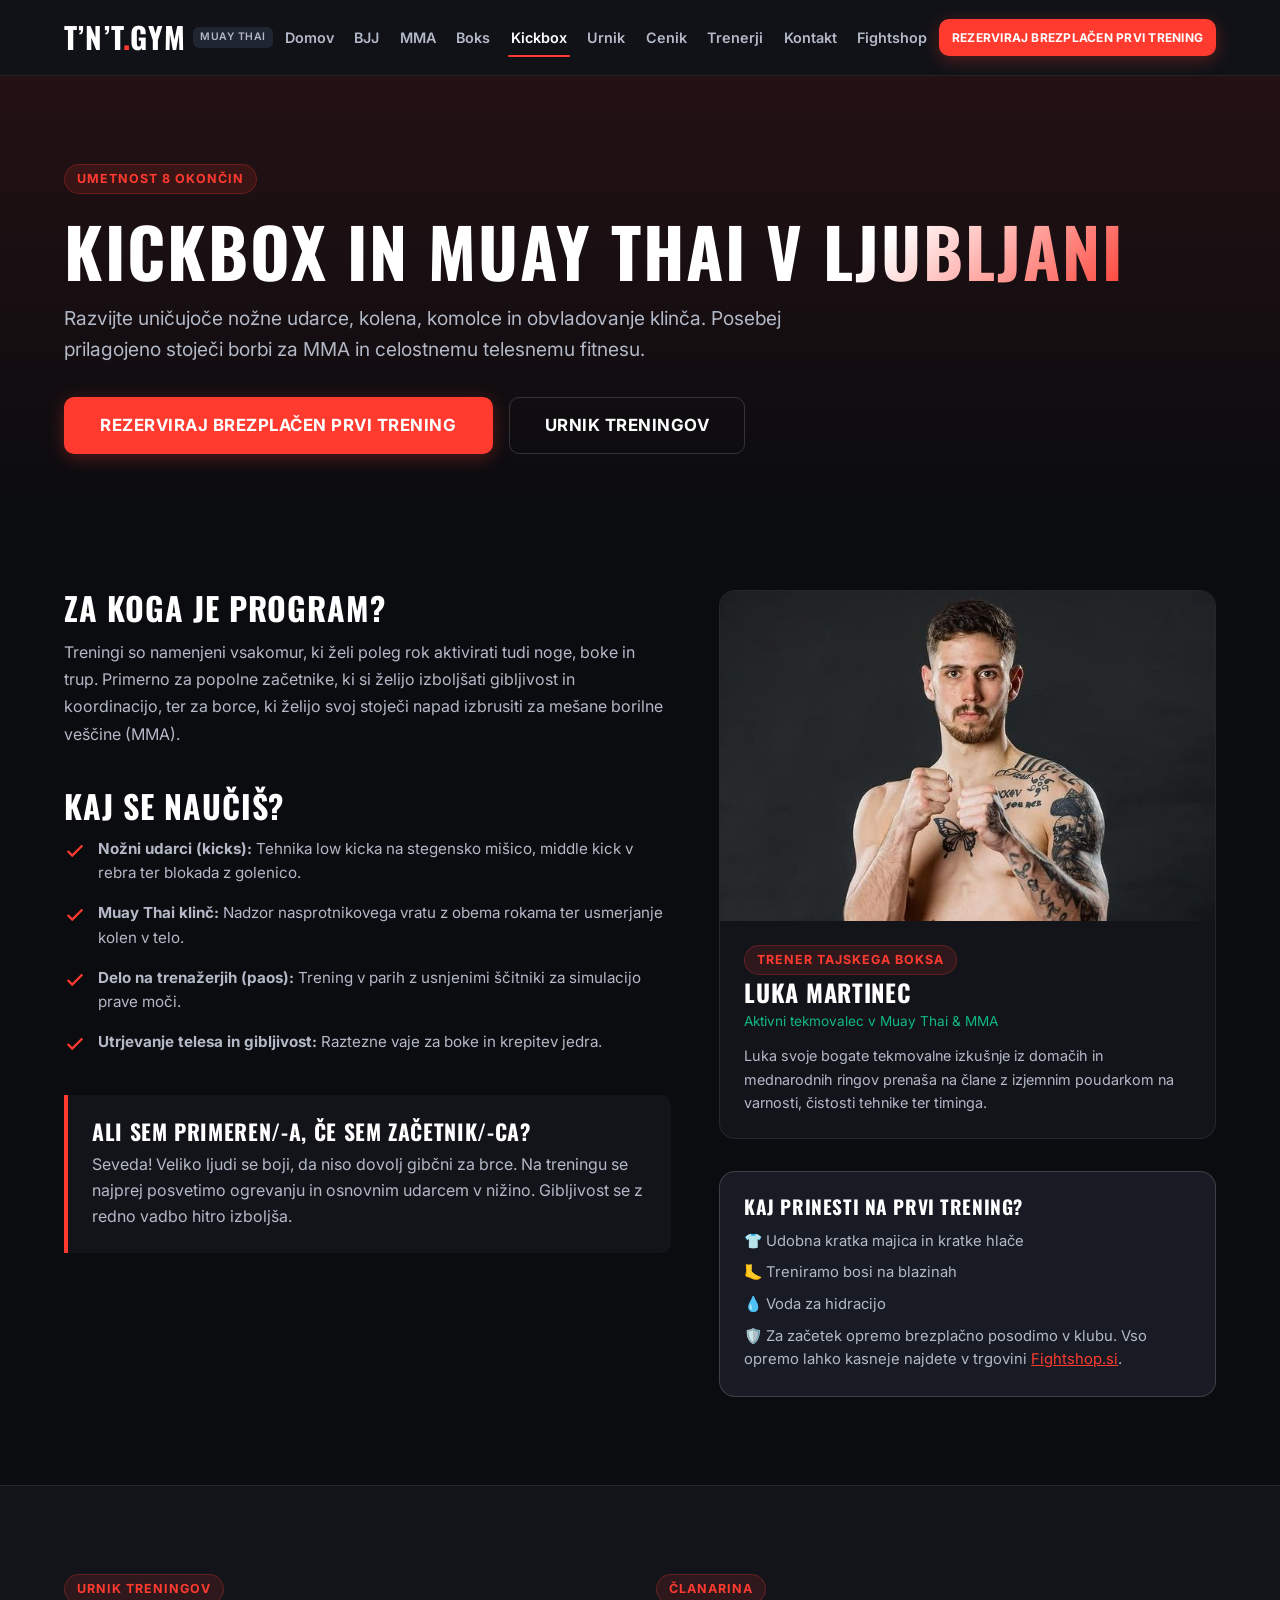
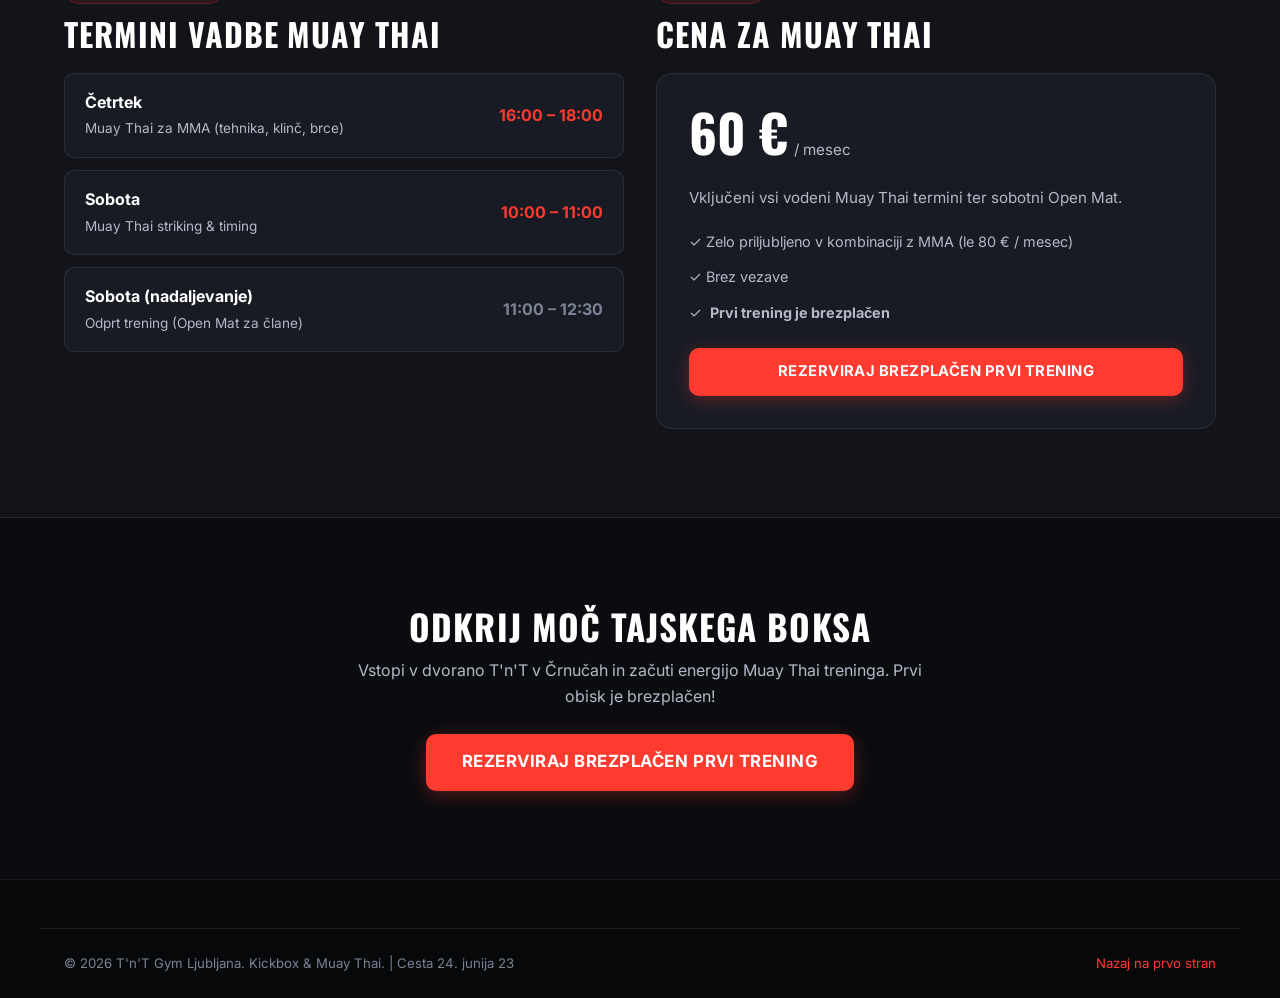
<file: kickbox.html>
<!DOCTYPE html>
<html lang="sl">
<head>
  <meta charset="utf-8">
  <meta name="viewport" content="width=device-width, initial-scale=1.0">
  <title>Kickbox & Muay Thai Ljubljana | T'n'T Gym Črnuče</title>
  <meta name="description" content="Treningi tajskega boksa (Muay Thai) in kickboxa za MMA v Ljubljani (Črnuče). Nožni udarci, kolena, komolci in klinč. Brezplačen prvi trening!">
  <meta name="keywords" content="kickbox Ljubljana, muay thai Ljubljana, tajski boks Ljubljana, borilne veščine Črnuče, Luka Martinec">
  <link rel="canonical" href="https://www.tnt-gym.si/kickbox.html">

  <link rel="preconnect" href="https://fonts.googleapis.com">
  <link rel="preconnect" href="https://fonts.gstatic.com" crossorigin>
  <link href="https://fonts.googleapis.com/css2?family=Inter:wght@400;500;600;700&family=Oswald:wght@500;600;700;800&display=swap" rel="stylesheet">
  <link rel="stylesheet" href="css/style.css">

  <script type="application/ld+json">
  {
    "@context": "https://schema.org",
    "@type": "Course",
    "name": "Kickbox in Muay Thai za MMA v Ljubljani",
    "description": "Dinamični treningi tajskega boksa pod vodstvom Luke Martinca v T'n'T Gym Ljubljana.",
    "provider": {
      "@type": "SportsActivityLocation",
      "name": "T'n'T Gym Ljubljana",
      "url": "https://www.tnt-gym.si/"
    }
  }
  </script>
</head>
<body data-page-program="Kickbox &amp; Muay Thai">

  <!-- Sticky Header -->
  <header class="site-header">
    <div class="container header-container">
      <a href="index.html" class="brand-logo">
        <span>T’N’T<span class="logo-accent">.</span>GYM</span>
        <span class="brand-badge">MUAY THAI</span>
      </a>
      <nav class="nav-desktop">
        <a href="index.html" class="nav-link">Domov</a>
        <a href="bjj.html" class="nav-link">BJJ</a>
        <a href="mma.html" class="nav-link">MMA</a>
        <a href="boks.html" class="nav-link">Boks</a>
        <a href="kickbox.html" class="nav-link active">Kickbox</a>
        <a href="urnik.html" class="nav-link">Urnik</a>
        <a href="cenik.html" class="nav-link">Cenik</a>
        <a href="trenerji.html" class="nav-link">Trenerji</a>
        <a href="kontakt.html" class="nav-link">Kontakt</a>
        <a href="https://www.fightshop.si" class="nav-link" target="_blank" rel="noopener noreferrer">Fightshop</a>
      </nav>
      <div style="display: flex; align-items: center; gap: 1rem;">
        <button type="button" class="btn btn-primary btn-sm btn-booking-trigger" data-program="Kickbox &amp; Muay Thai">
          Rezerviraj brezplačen prvi trening
        </button>
        <button class="menu-toggle" aria-label="Meni"><span></span><span></span><span></span></button>
      </div>
    </div>
  </header>

  <!-- Mobile Drawer -->
  <div class="mobile-nav-backdrop"></div>
  <aside class="mobile-nav-drawer">
    <div>
      <span class="brand-logo">T’N’T<span class="logo-accent">.</span>GYM</span>
      <nav class="mobile-nav-links" style="margin-top: 1.5rem;">
        <a href="index.html" class="mobile-nav-link">Domov</a>
        <a href="bjj.html" class="mobile-nav-link">BJJ</a>
        <a href="mma.html" class="mobile-nav-link">MMA</a>
        <a href="boks.html" class="mobile-nav-link">Boks</a>
        <a href="kickbox.html" class="mobile-nav-link active">Kickbox &amp; Muay Thai</a>
        <a href="urnik.html" class="mobile-nav-link">Urnik</a>
        <a href="cenik.html" class="mobile-nav-link">Cenik</a>
        <a href="trenerji.html" class="mobile-nav-link">Trenerji</a>
        <a href="kontakt.html" class="mobile-nav-link">Kontakt</a>
        <a href="https://www.fightshop.si" class="mobile-nav-link" target="_blank" rel="noopener noreferrer">Fightshop</a>
      </nav>
    </div>
    <div style="margin-top: 2rem;">
      <button type="button" class="btn btn-primary btn-full btn-booking-trigger" data-program="Kickbox &amp; Muay Thai">
        Rezerviraj brezplačen trening
      </button>
    </div>
  </aside>

  <!-- Hero Section -->
  <section class="program-hero">
    <div class="container">
      <span class="section-tag">Umetnost 8 okončin</span>
      <h1 class="heading-hero" style="margin-top: 0.5rem;">
        KICKBOX IN MUAY THAI <span class="text-gradient">V LJUBLJANI</span>
      </h1>
      <p class="lead" style="max-width: 720px; margin-top: 1rem;">
        Razvijte uničujoče nožne udarce, kolena, komolce in obvladovanje klinča. Posebej prilagojeno stoječi borbi za MMA in celostnemu telesnemu fitnesu.
      </p>
      <div style="margin-top: 2rem; display: flex; flex-wrap: wrap; gap: 1rem;">
        <button type="button" class="btn btn-primary btn-lg btn-booking-trigger" data-program="Kickbox &amp; Muay Thai">
          Rezerviraj brezplačen prvi trening
        </button>
        <a href="#urnik-mt" class="btn btn-secondary btn-lg">Urnik treningov</a>
      </div>
    </div>
  </section>

  <!-- Detailed Content Grid -->
  <section class="section">
    <div class="container">
      <div class="program-detail-grid">
        <div>
          <!-- Za koga je program -->
          <div style="margin-bottom: 2.5rem;">
            <h2 style="font-size: 2rem; margin-bottom: 0.75rem;">Za koga je program?</h2>
            <p style="color: var(--text-secondary); line-height: 1.7;">
              Treningi so namenjeni vsakomur, ki želi poleg rok aktivirati tudi noge, boke in trup. Primerno za popolne začetnike, ki si želijo izboljšati gibljivost in koordinacijo, ter za borce, ki želijo svoj stoječi napad izbrusiti za mešane borilne veščine (MMA).
            </p>
          </div>

          <!-- Kaj se naučiš -->
          <div style="margin-bottom: 2.5rem;">
            <h2 style="font-size: 2rem; margin-bottom: 0.75rem;">Kaj se naučiš?</h2>
            <ul class="program-feature-list">
              <li>
                <svg width="22" height="22" viewBox="0 0 24 24" fill="none" stroke="currentColor" stroke-width="2.5"><polyline points="20 6 9 17 4 12"/></svg>
                <span><strong>Nožni udarci (kicks):</strong> Tehnika low kicka na stegensko mišico, middle kick v rebra ter blokada z golenico.</span>
              </li>
              <li>
                <svg width="22" height="22" viewBox="0 0 24 24" fill="none" stroke="currentColor" stroke-width="2.5"><polyline points="20 6 9 17 4 12"/></svg>
                <span><strong>Muay Thai klinč:</strong> Nadzor nasprotnikovega vratu z obema rokama ter usmerjanje kolen v telo.</span>
              </li>
              <li>
                <svg width="22" height="22" viewBox="0 0 24 24" fill="none" stroke="currentColor" stroke-width="2.5"><polyline points="20 6 9 17 4 12"/></svg>
                <span><strong>Delo na trenažerjih (paos):</strong> Trening v parih z usnjenimi ščitniki za simulacijo prave moči.</span>
              </li>
              <li>
                <svg width="22" height="22" viewBox="0 0 24 24" fill="none" stroke="currentColor" stroke-width="2.5"><polyline points="20 6 9 17 4 12"/></svg>
                <span><strong>Utrjevanje telesa in gibljivost:</strong> Raztezne vaje za boke in krepitev jedra.</span>
              </li>
            </ul>
          </div>

          <!-- Začetniki -->
          <div style="margin-bottom: 2.5rem; background: var(--bg-surface-1); border-left: 4px solid var(--color-brand); padding: 1.5rem; border-radius: 0 var(--radius-md) var(--radius-md) 0;">
            <h3 style="font-size: 1.35rem; margin-bottom: 0.5rem; color: #ffffff;">Ali sem primeren/-a, če sem začetnik/-ca?</h3>
            <p style="color: var(--text-secondary); line-height: 1.6;">
              Seveda! Veliko ljudi se boji, da niso dovolj gibčni za brce. Na treningu se najprej posvetimo ogrevanju in osnovnim udarcem v nižino. Gibljivost se z redno vadbo hitro izboljša.
            </p>
          </div>
        </div>

        <!-- Trener & Oprema -->
        <div>
          <!-- Coach Box Luka Martinec -->
          <div style="background: var(--bg-surface-1); border: 1px solid var(--border-subtle); border-radius: var(--radius-lg); overflow: hidden; margin-bottom: 2rem;">
            <img src="assets/images/coach-luka.jpg" alt="Luka Martinec, trener Muay Thai" style="width: 100%; aspect-ratio: 3 / 2; object-fit: cover;">
            <div style="padding: 1.5rem;">
              <span class="section-tag" style="margin-bottom: 0.25rem;">Trener tajskega boksa</span>
              <h3 style="font-size: 1.5rem; margin-bottom: 0.25rem;">Luka Martinec</h3>
              <p style="font-size: 0.85rem; color: var(--color-success); margin-bottom: 0.75rem;">Aktivni tekmovalec v Muay Thai &amp; MMA</p>
              <p style="font-size: 0.9rem; color: var(--text-secondary); line-height: 1.6;">
                Luka svoje bogate tekmovalne izkušnje iz domačih in mednarodnih ringov prenaša na člane z izjemnim poudarkom na varnosti, čistosti tehnike ter timinga.
              </p>
            </div>
          </div>

          <!-- Kaj prinesti -->
          <div style="background: var(--bg-surface-2); border: 1px solid var(--border-strong); border-radius: var(--radius-lg); padding: 1.5rem;">
            <h4 style="font-size: 1.2rem; margin-bottom: 0.75rem; color: #ffffff;">Kaj prinesti na prvi trening?</h4>
            <ul style="display: flex; flex-direction: column; gap: 0.5rem; font-size: 0.925rem; color: var(--text-secondary);">
              <li>👕 Udobna kratka majica in kratke hlače</li>
              <li>🦶 Treniramo bosi na blazinah</li>
              <li>💧 Voda za hidracijo</li>
              <li>🛡️ Za začetek opremo brezplačno posodimo v klubu. Vso opremo lahko kasneje najdete v trgovini <a href="https://www.fightshop.si" target="_blank" rel="noopener noreferrer" style="color: var(--color-brand); text-decoration: underline;">Fightshop.si</a>.</li>
            </ul>
          </div>
        </div>
      </div>
    </div>
  </section>

  <!-- Urnik in Cenik za Muay Thai -->
  <section class="section" id="urnik-mt" style="background: var(--bg-surface-1); border-top: 1px solid var(--border-subtle); border-bottom: 1px solid var(--border-subtle);">
    <div class="container">
      <div class="grid-2">
        <!-- Urnik -->
        <div>
          <span class="section-tag">Urnik treningov</span>
          <h2 style="font-size: 2rem; margin-bottom: 1.25rem;">Termini vadbe Muay Thai</h2>
          <div style="display: flex; flex-direction: column; gap: 0.75rem;">
            <div style="background: var(--bg-surface-2); border: 1px solid var(--border-subtle); padding: 1rem 1.25rem; border-radius: var(--radius-md); display: flex; justify-content: space-between; align-items: center;">
              <div>
                <strong style="color: #ffffff; display: block;">Četrtek</strong>
                <span style="font-size: 0.85rem; color: var(--text-secondary);">Muay Thai za MMA (tehnika, klinč, brce)</span>
              </div>
              <span style="color: var(--color-brand); font-weight: 700;">16:00 – 18:00</span>
            </div>

            <div style="background: var(--bg-surface-2); border: 1px solid var(--border-subtle); padding: 1rem 1.25rem; border-radius: var(--radius-md); display: flex; justify-content: space-between; align-items: center;">
              <div>
                <strong style="color: #ffffff; display: block;">Sobota</strong>
                <span style="font-size: 0.85rem; color: var(--text-secondary);">Muay Thai striking &amp; timing</span>
              </div>
              <span style="color: var(--color-brand); font-weight: 700;">10:00 – 11:00</span>
            </div>

            <div style="background: var(--bg-surface-2); border: 1px solid var(--border-subtle); padding: 1rem 1.25rem; border-radius: var(--radius-md); display: flex; justify-content: space-between; align-items: center;">
              <div>
                <strong style="color: #ffffff; display: block;">Sobota (nadaljevanje)</strong>
                <span style="font-size: 0.85rem; color: var(--text-secondary);">Odprt trening (Open Mat za člane)</span>
              </div>
              <span style="color: var(--text-muted); font-weight: 700;">11:00 – 12:30</span>
            </div>
          </div>
        </div>

        <!-- Cenik -->
        <div>
          <span class="section-tag">Članarina</span>
          <h2 style="font-size: 2rem; margin-bottom: 1.25rem;">Cena za Muay Thai</h2>
          <div class="pricing-card" style="background: var(--bg-surface-2);">
            <div class="pricing-amount">
              <span class="price">60 €</span>
              <span class="period">/ mesec</span>
            </div>
            <p style="color: var(--text-secondary); margin-bottom: 1.25rem; font-size: 0.95rem;">
              Vključeni vsi vodeni Muay Thai termini ter sobotni Open Mat.
            </p>
            <ul class="pricing-features" style="margin-bottom: 1.5rem;">
              <li>✓ Zelo priljubljeno v kombinaciji z MMA (le 80 € / mesec)</li>
              <li>✓ Brez vezave</li>
              <li>✓ <strong>Prvi trening je brezplačen</strong></li>
            </ul>
            <button type="button" class="btn btn-primary btn-full btn-booking-trigger" data-program="Kickbox &amp; Muay Thai">
              Rezerviraj brezplačen prvi trening
            </button>
          </div>
        </div>
      </div>
    </div>
  </section>

  <!-- CTA Banner -->
  <section class="section">
    <div class="container" style="text-align: center;">
      <h2 style="font-size: 2.2rem; margin-bottom: 0.75rem;">Odkrij moč tajskega boksa</h2>
      <p style="color: var(--text-secondary); max-width: 580px; margin: 0 auto 1.5rem auto;">
        Vstopi v dvorano T'n'T v Črnučah in začuti energijo Muay Thai treninga. Prvi obisk je brezplačen!
      </p>
      <button type="button" class="btn btn-primary btn-lg btn-booking-trigger" data-program="Kickbox &amp; Muay Thai">
        Rezerviraj brezplačen prvi trening
      </button>
    </div>
  </section>

  <!-- Footer -->
  <footer class="site-footer">
    <div class="container footer-bottom">
      <div>&copy; 2026 T'n'T Gym Ljubljana. Kickbox &amp; Muay Thai. | Cesta 24. junija 23</div>
      <div><a href="index.html" style="color: var(--color-brand);">Nazaj na prvo stran</a></div>
    </div>
  </footer>

  <!-- =========================================================================
       REUSABLE BOOKING MODAL (FORMSPREE INTEGRATION)
       ========================================================================= -->
  <div class="modal-overlay" id="bookingModal" role="dialog" aria-modal="true" aria-labelledby="modalTitle" aria-hidden="true">
    <div class="modal-dialog" tabindex="-1">
      <button type="button" class="modal-close-btn" data-close-modal aria-label="Zapri obrazec">✕</button>

      <form
        id="bookingForm"
        action="https://formspree.io/f/xdealjvo"
        method="POST"
        novalidate
      >
        <span class="section-tag" style="margin-bottom: 0.5rem;">Brezplačen preizkus</span>
        <h2 id="modalTitle" style="font-size: 1.85rem; margin-bottom: 0.5rem;">Rezerviraj brezplačen prvi trening</h2>
        <p style="font-size: 0.9rem; color: var(--text-secondary); margin-bottom: 1.25rem;">
          Izpolni spodnja polja. Po oddaji te kontaktiramo za potrditev termina in kratek nasvet glede opreme.
        </p>

        <input
          type="text"
          name="_gotcha"
          tabindex="-1"
          autocomplete="off"
          aria-hidden="true"
          class="honeypot"
        >

        <div id="bookingErrorBanner" class="form-error-banner" role="alert" aria-live="polite" hidden></div>

        <div class="form-group">
          <label for="booking-ime" class="form-label">Ime in priimek *</label>
          <input
            type="text"
            id="booking-ime"
            name="ime_in_priimek"
            class="form-control"
            placeholder="npr. Luka Kovač"
            autocomplete="name"
            required
          >
        </div>

        <div class="form-row">
          <div class="form-group">
            <label for="booking-telefon" class="form-label">Telefon *</label>
            <input
              type="tel"
              id="booking-telefon"
              name="telefon"
              class="form-control"
              placeholder="041 123 456"
              autocomplete="tel"
              required
            >
          </div>
          <div class="form-group">
            <label for="booking-email" class="form-label">E-pošta *</label>
            <input
              type="email"
              id="booking-email"
              name="email"
              class="form-control"
              placeholder="Vpišite svoj e-poštni naslov"
              autocomplete="email"
              required
            >
          </div>
        </div>

        <div class="form-row">
          <div class="form-group">
            <label for="booking-program" class="form-label">Izberi program *</label>
            <select
              id="booking-program"
              name="program"
              class="form-control"
              required
            >
              <option value="" disabled selected>Izberi program ...</option>
              <option value="BJJ">BJJ</option>
              <option value="MMA">MMA</option>
              <option value="Boks">Boks</option>
              <option value="Kickbox &amp; Muay Thai">Kickbox &amp; Muay Thai</option>
              <option value="Otroški boks">Otroški boks</option>
              <option value="Nisem prepričan/-a">Nisem prepričan/-a</option>
            </select>
          </div>
          <div class="form-group">
            <label for="booking-izkusnje" class="form-label">Stopnja izkušenj *</label>
            <select
              id="booking-izkusnje"
              name="stopnja_izkusenj"
              class="form-control"
              required
            >
              <option value="" disabled selected>Izberi stopnjo izkušenj ...</option>
              <option value="Popolni začetnik/-ca">Popolni začetnik/-ca</option>
              <option value="Nekaj izkušenj">Nekaj izkušenj</option>
              <option value="Napredni/-a">Napredni/-a</option>
            </select>
          </div>
        </div>

        <div class="form-group">
          <label for="booking-termin" class="form-label">Želeni dan ali termin</label>
          <input
            type="text"
            id="booking-termin"
            name="zeleni_termin"
            class="form-control"
            placeholder="npr. Četrtek ob 16:00 ali čim prej"
          >
        </div>

        <div class="form-group">
          <label for="booking-sporocilo" class="form-label">Sporočilo</label>
          <textarea
            id="booking-sporocilo"
            name="sporocilo"
            class="form-control"
            rows="2"
            placeholder="Morebitno vprašanje za trenerja..."
          ></textarea>
        </div>

        <div class="form-group form-checkbox-group">
          <input
            type="checkbox"
            id="booking-gdpr"
            name="privacy_consent"
            value="da"
            class="form-checkbox"
            required
          >
          <label for="booking-gdpr" class="form-checkbox-label">
            Strinjam se, da T’n’T Gym moje podatke uporabi izključno za odgovor na moje povpraševanje.
          </label>
        </div>

        <button type="submit" id="bookingSubmitBtn" class="btn btn-primary btn-full btn-lg" style="margin-top: 0.5rem;">
          Potrdi rezervacijo
        </button>
        <p style="text-align: center; font-size: 0.75rem; color: var(--text-muted); margin-top: 0.75rem;">
          Brez obveznosti. Prvi trening je 100% brezplačen.
        </p>
      </form>

      <div id="bookingSuccessState" class="success-state" role="status" aria-live="polite" hidden>
        <div class="success-icon">
          <svg width="40" height="40" viewBox="0 0 24 24" fill="none" stroke="currentColor" stroke-width="3"><polyline points="20 6 9 17 4 12"/></svg>
        </div>
        <p style="color: #ffffff; font-size: 1.05rem; font-weight: 600; line-height: 1.6; margin-bottom: 1.5rem;">
          Hvala! Tvojo prijavo smo prejeli. Kontaktirali te bomo čim prej za potrditev brezplačnega treninga.
        </p>
        <button type="button" class="btn btn-secondary btn-full" data-close-modal>
          Zapri
        </button>
      </div>
    </div>
  </div>

  <script src="js/schedule-data.js"></script>
  <script src="js/main.js"></script>
</body>
</html>
</file>
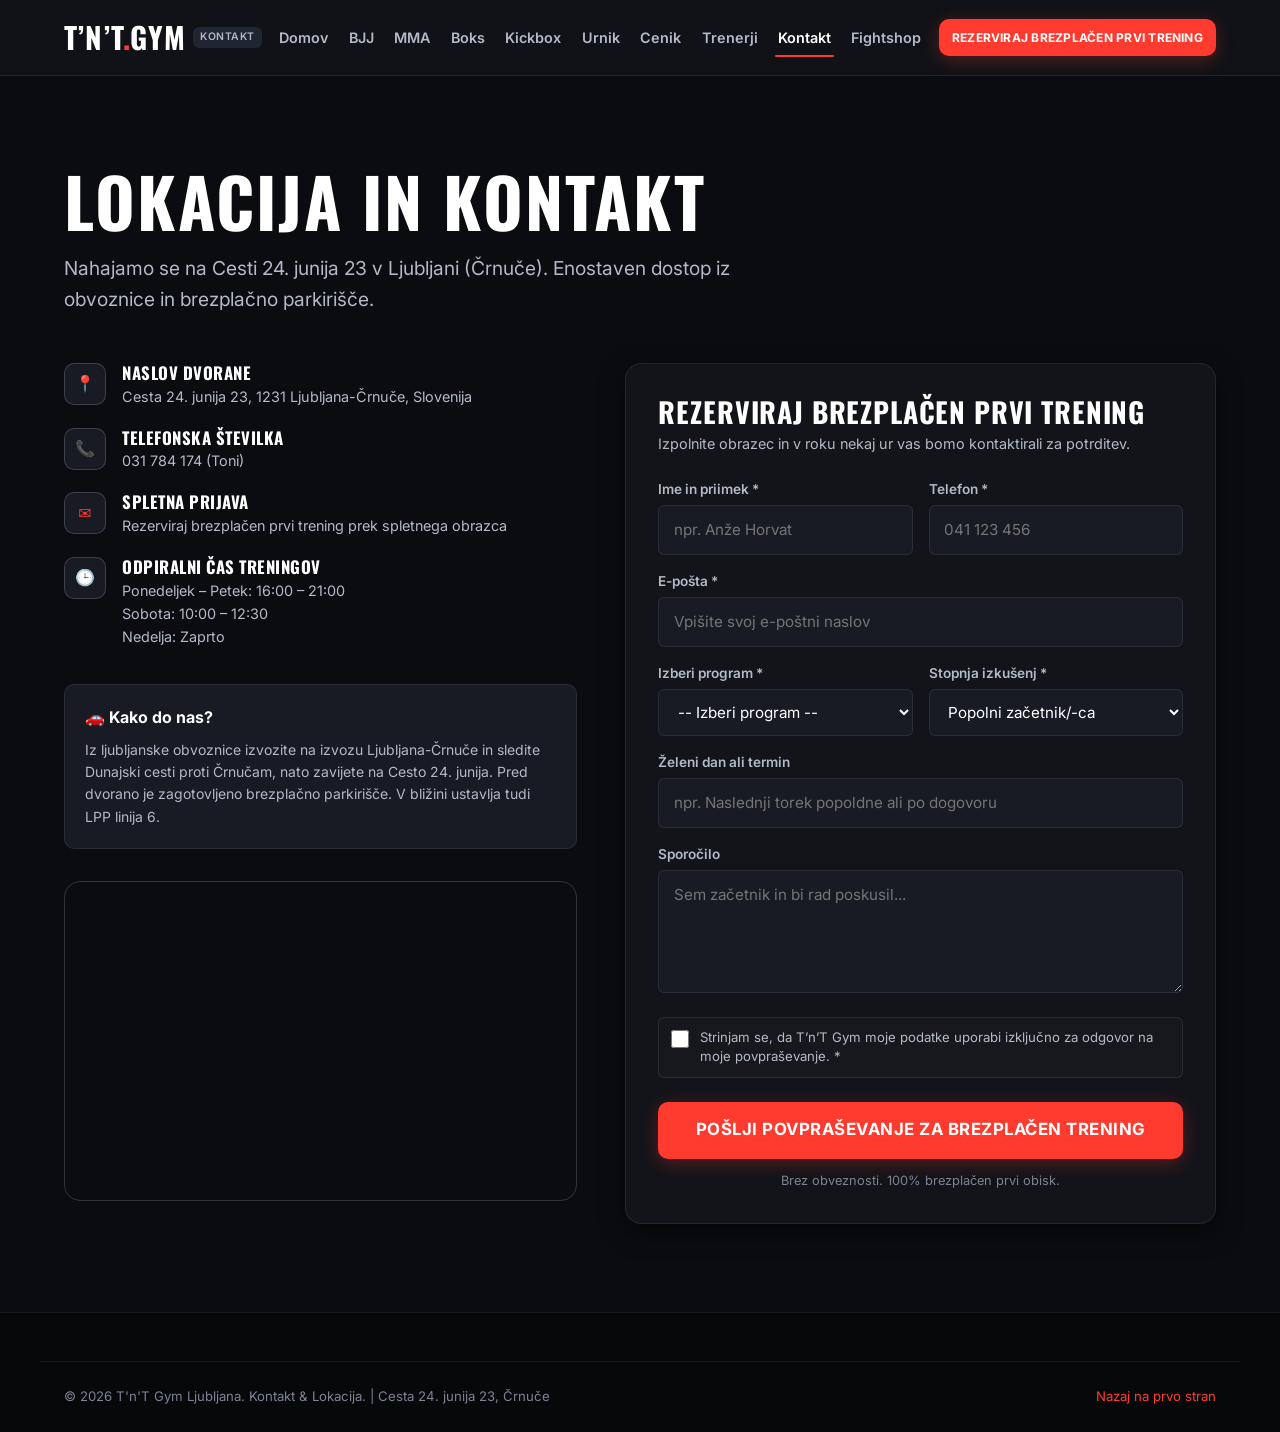
<file: kontakt.html>
<!DOCTYPE html>
<html lang="sl">
<head>
  <meta charset="utf-8">
  <meta name="viewport" content="width=device-width, initial-scale=1.0">
  <title>Lokacija in kontakt | T'n'T Gym Ljubljana (Črnuče)</title>
  <meta name="description" content="Kje smo in kako do nas. T'n'T Gym Ljubljana, Cesta 24. junija 23, 1231 Ljubljana-Črnuče. Telefon: 031 784 174. Rezerviraj brezplačen prvi trening!">
  <meta name="keywords" content="kontakt TnT gym, lokacija TnT gym, borilne veščine Črnuče kontakt, zemljevid TnT Gym">
  <link rel="canonical" href="https://www.tnt-gym.si/kontakt.html">

  <link rel="preconnect" href="https://fonts.googleapis.com">
  <link rel="preconnect" href="https://fonts.gstatic.com" crossorigin>
  <link href="https://fonts.googleapis.com/css2?family=Inter:wght@400;500;600;700&family=Oswald:wght@500;600;700;800&display=swap" rel="stylesheet">
  <link rel="stylesheet" href="css/style.css">
</head>
<body>

  <!-- Sticky Header -->
  <header class="site-header">
    <div class="container header-container">
      <a href="index.html" class="brand-logo">
        <span>T’N’T<span class="logo-accent">.</span>GYM</span>
        <span class="brand-badge">KONTAKT</span>
      </a>
      <nav class="nav-desktop">
        <a href="index.html" class="nav-link">Domov</a>
        <a href="bjj.html" class="nav-link">BJJ</a>
        <a href="mma.html" class="nav-link">MMA</a>
        <a href="boks.html" class="nav-link">Boks</a>
        <a href="kickbox.html" class="nav-link">Kickbox</a>
        <a href="urnik.html" class="nav-link">Urnik</a>
        <a href="cenik.html" class="nav-link">Cenik</a>
        <a href="trenerji.html" class="nav-link">Trenerji</a>
        <a href="kontakt.html" class="nav-link active">Kontakt</a>
        <a href="https://www.fightshop.si" class="nav-link" target="_blank" rel="noopener noreferrer">Fightshop</a>
      </nav>
      <div style="display: flex; align-items: center; gap: 1rem;">
        <button class="btn btn-primary btn-sm btn-booking-trigger" data-program="">
          Rezerviraj brezplačen prvi trening
        </button>
        <button class="menu-toggle" aria-label="Meni"><span></span><span></span><span></span></button>
      </div>
    </div>
  </header>

  <!-- Mobile Drawer -->
  <div class="mobile-nav-backdrop"></div>
  <aside class="mobile-nav-drawer">
    <div>
      <span class="brand-logo">T’N’T<span class="logo-accent">.</span>GYM</span>
      <nav class="mobile-nav-links" style="margin-top: 1.5rem;">
        <a href="index.html" class="mobile-nav-link">Domov</a>
        <a href="bjj.html" class="mobile-nav-link">BJJ</a>
        <a href="mma.html" class="mobile-nav-link">MMA</a>
        <a href="boks.html" class="mobile-nav-link">Boks</a>
        <a href="kickbox.html" class="mobile-nav-link">Kickbox &amp; Muay Thai</a>
        <a href="otroci.html" class="mobile-nav-link">Otroški boks</a>
        <a href="urnik.html" class="mobile-nav-link">Urnik</a>
        <a href="cenik.html" class="mobile-nav-link">Cenik</a>
        <a href="trenerji.html" class="mobile-nav-link">Trenerji</a>
        <a href="kontakt.html" class="mobile-nav-link active">Kontakt</a>
        <a href="https://www.fightshop.si" class="mobile-nav-link" target="_blank" rel="noopener noreferrer">Fightshop</a>
      </nav>
    </div>
    <div style="margin-top: 2rem;">
      <button class="btn btn-primary btn-full btn-booking-trigger" data-program="">
        Rezerviraj brezplačen trening
      </button>
    </div>
  </aside>

  <!-- Hero Section -->
  <section class="page-intro">
    <div class="container">
      <h1 class="heading-hero">LOKACIJA IN KONTAKT</h1>
      <p class="lead" style="max-width: 680px; margin-top: 1rem;">
        Nahajamo se na Cesti 24. junija 23 v Ljubljani (Črnuče). Enostaven dostop iz obvoznice in brezplačno parkirišče.
      </p>
    </div>
  </section>

  <!-- Contact & Directions Grid -->
  <section class="section" style="padding-top: 0;">
    <div class="container">
      <div class="contact-layout">
        <!-- Podatki & Zemljevid -->
        <div class="contact-info-panel">
          <div class="info-item">
            <div class="info-icon">📍</div>
            <div class="info-content">
              <h4>Naslov dvorane</h4>
              <p>Cesta 24. junija 23, 1231 Ljubljana-Črnuče, Slovenija</p>
            </div>
          </div>

          <div class="info-item">
            <div class="info-icon">📞</div>
            <div class="info-content">
              <h4>Telefonska številka</h4>
              <p><a href="tel:+38631784174">031 784 174 (Toni)</a></p>
            </div>
          </div>

          <div class="info-item">
            <div class="info-icon">✉️</div>
            <div class="info-content">
              <h4>Spletna prijava</h4>
              <p><a href="#bookingModal" class="btn-booking-trigger" data-program="">Rezerviraj brezplačen prvi trening prek spletnega obrazca</a></p>
            </div>
          </div>

          <div class="info-item">
            <div class="info-icon">🕒</div>
            <div class="info-content">
              <h4>Odpiralni čas treningov</h4>
              <p>
                Ponedeljek – Petek: 16:00 – 21:00<br>
                Sobota: 10:00 – 12:30<br>
                Nedelja: Zaprto
              </p>
            </div>
          </div>

          <!-- Navodila za prihod -->
          <div style="background: var(--bg-surface-2); padding: 1.25rem; border-radius: var(--radius-md); border: 1px solid var(--border-subtle); margin-top: 1rem;">
            <strong style="color: #ffffff; display: block; margin-bottom: 0.5rem;">🚗 Kako do nas?</strong>
            <p style="font-size: 0.875rem; color: var(--text-secondary); line-height: 1.6;">
              Iz ljubljanske obvoznice izvozite na izvozu Ljubljana-Črnuče in sledite Dunajski cesti proti Črnučam, nato zavijete na Cesto 24. junija. Pred dvorano je zagotovljeno brezplačno parkirišče. V bližini ustavlja tudi LPP linija 6.
            </p>
          </div>

          <!-- Zemljevid -->
          <div class="map-container" style="height: 320px;">
            <iframe 
              title="Google Zemljevid T'n'T Gym Ljubljana Črnuče"
              src="https://www.google.com/maps/embed?pb=!1m14!1m8!1m3!1d696.0015509243246!2d14.527222276936673!3d46.0955175833871!3m2!1i1024!2i768!4f13.1!3m3!1m2!1s0x4765331bd9e1c84b%3A0x4375884ad07b9b4c!2sT'n'T%20GYM!5e1!3m2!1sen!2sus!4v1692909926583!5m2!1sen!2sus" 
              loading="lazy" 
              referrerpolicy="no-referrer-when-downgrade">
            </iframe>
          </div>
        </div>

        <!-- Obrazec za prijavo -->
        <div class="contact-form-card">
          <div style="margin-bottom: 1.5rem;">
            <h3 style="font-size: 1.75rem; margin-bottom: 0.25rem;">Rezerviraj brezplačen prvi trening</h3>
            <p style="font-size: 0.9rem; color: var(--text-secondary);">Izpolnite obrazec in v roku nekaj ur vas bomo kontaktirali za potrditev.</p>
          </div>

          <form id="generalContactForm" action="https://formspree.io/f/xdealjvo" method="POST" novalidate>
            <input
              type="text"
              name="_gotcha"
              tabindex="-1"
              autocomplete="off"
              aria-hidden="true"
              class="honeypot"
            >
            <div id="contactErrorBanner" class="form-error-banner" role="alert" aria-live="polite" hidden></div>

            <div class="form-row">
              <div class="form-group">
                <label for="kName" class="form-label">Ime in priimek *</label>
                <input type="text" id="kName" name="ime_in_priimek" class="form-control" placeholder="npr. Anže Horvat" required>
              </div>
              <div class="form-group">
                <label for="kPhone" class="form-label">Telefon *</label>
                <input type="tel" id="kPhone" name="telefon" class="form-control" placeholder="041 123 456" required>
              </div>
            </div>

            <div class="form-group">
              <label for="kEmail" class="form-label">E-pošta *</label>
              <input type="email" id="kEmail" name="email" class="form-control" placeholder="Vpišite svoj e-poštni naslov" required>
            </div>

            <div class="form-row">
              <div class="form-group">
                <label for="kProgram" class="form-label">Izberi program *</label>
                <select id="kProgram" name="program" class="form-control" required>
                  <option value="" disabled selected>-- Izberi program --</option>
                  <option value="BJJ">BJJ</option>
                  <option value="MMA">MMA</option>
                  <option value="Boks">Boks</option>
                  <option value="Kickbox & Muay Thai">Kickbox &amp; Muay Thai</option>
                  <option value="Otroški boks">Otroški boks</option>
                  <option value="Nisem prepričan/-a">Nisem prepričan/-a</option>
                </select>
              </div>
              <div class="form-group">
                <label for="kExp" class="form-label">Stopnja izkušenj *</label>
                <select id="kExp" name="stopnja_izkusenj" class="form-control" required>
                  <option value="Popolni začetnik/-ca">Popolni začetnik/-ca</option>
                  <option value="Nekaj izkušenj">Nekaj izkušenj</option>
                  <option value="Napredni/-a">Napredni/-a</option>
                </select>
              </div>
            </div>

            <div class="form-group">
              <label for="kTime" class="form-label">Želeni dan ali termin</label>
              <input type="text" id="kTime" name="zeleni_termin" class="form-control" placeholder="npr. Naslednji torek popoldne ali po dogovoru">
            </div>

            <div class="form-group">
              <label for="kMsg" class="form-label">Sporočilo</label>
              <textarea id="kMsg" name="sporocilo" class="form-control" rows="4" placeholder="Sem začetnik in bi rad poskusil..."></textarea>
            </div>

            <div class="form-checkbox-group">
              <input type="checkbox" id="kPrivacyConsent" name="privacy_consent" value="Da" class="form-checkbox" required>
              <label for="kPrivacyConsent" class="form-checkbox-label">
                Strinjam se, da T’n’T Gym moje podatke uporabi izključno za odgovor na moje povpraševanje. *
              </label>
            </div>

            <button type="submit" class="btn btn-primary btn-full btn-lg" style="margin-top: 0.5rem;">
              Pošlji povpraševanje za brezplačen trening
            </button>
            <p style="text-align: center; font-size: 0.8rem; color: var(--text-muted); margin-top: 0.75rem;">
              Brez obveznosti. 100% brezplačen prvi obisk.
            </p>
          </form>

          <div id="contactSuccessState" class="success-state">
            <div class="success-icon">✓</div>
            <h3 style="font-size: 1.5rem; margin-bottom: 0.5rem;">Prijava uspešno poslana!</h3>
            <p style="color: var(--text-secondary); margin-bottom: 1.5rem;">
              Hvala! Tvojo prijavo smo prejeli. Kontaktirali te bomo čim prej za potrditev brezplačnega treninga.
            </p>
          </div>
        </div>
      </div>
    </div>
  </section>

  <!-- Footer -->
  <footer class="site-footer">
    <div class="container footer-bottom">
      <div>&copy; 2026 T'n'T Gym Ljubljana. Kontakt &amp; Lokacija. | Cesta 24. junija 23, Črnuče</div>
      <div><a href="index.html" style="color: var(--color-brand);">Nazaj na prvo stran</a></div>
    </div>
  </footer>

  <!-- Booking Modal -->
  <div class="modal-overlay" id="bookingModal" role="dialog" aria-modal="true" aria-labelledby="modalTitle">
    <div class="modal-dialog" tabindex="-1">
      <button type="button" class="modal-close-btn" data-close-modal aria-label="Zapri obrazec">✕</button>

      <form id="bookingForm" action="https://formspree.io/f/xdealjvo" method="POST" novalidate>
        <input
          type="text"
          name="_gotcha"
          tabindex="-1"
          autocomplete="off"
          aria-hidden="true"
          class="honeypot"
        >
        <span class="section-tag" style="margin-bottom: 0.25rem;">Brezplačni preizkus</span>
        <h2 id="modalTitle" style="font-size: 1.85rem; margin-bottom: 0.5rem;">Prijava na brezplačen prvi trening</h2>
        <p style="font-size: 0.9rem; color: var(--text-secondary); margin-bottom: 1.5rem;">
          Izpolni podatke in kontaktirali te bomo s potrditvijo termina ter vsemi napotki za prvi obisk.
        </p>

        <div id="bookingErrorBanner" class="form-error-banner" role="alert" aria-live="polite" hidden></div>

        <div class="form-group">
          <label for="modalName" class="form-label">Ime in priimek *</label>
          <input type="text" id="modalName" name="ime_in_priimek" class="form-control" placeholder="npr. Marko Kovač" required>
        </div>

        <div class="form-row">
          <div class="form-group">
            <label for="modalPhone" class="form-label">Telefon *</label>
            <input type="tel" id="modalPhone" name="telefon" class="form-control" placeholder="041 123 456" required>
          </div>
          <div class="form-group">
            <label for="modalEmail" class="form-label">E-pošta *</label>
            <input type="email" id="modalEmail" name="email" class="form-control" placeholder="Vpišite svoj e-poštni naslov" required>
          </div>
        </div>

        <div class="form-row">
          <div class="form-group">
            <label for="modalProgramSelect" class="form-label">Izberi program *</label>
            <select id="modalProgramSelect" name="program" class="form-control" required>
              <option value="" disabled selected>-- Izberi program --</option>
              <option value="BJJ">BJJ</option>
              <option value="MMA">MMA</option>
              <option value="Boks">Boks</option>
              <option value="Kickbox & Muay Thai">Kickbox &amp; Muay Thai</option>
              <option value="Otroški boks">Otroški boks</option>
              <option value="Nisem prepričan/-a">Nisem prepričan/-a</option>
            </select>
          </div>
          <div class="form-group">
            <label for="modalExp" class="form-label">Stopnja izkušenj *</label>
            <select id="modalExp" name="stopnja_izkusenj" class="form-control" required>
              <option value="Popolni začetnik/-ca">Popolni začetnik/-ca</option>
              <option value="Nekaj izkušenj">Nekaj izkušenj</option>
              <option value="Napredni/-a">Napredni/-a</option>
            </select>
          </div>
        </div>

        <div class="form-group">
          <label for="modalTimeInput" class="form-label">Želeni dan ali termin</label>
          <input type="text" id="modalTimeInput" name="zeleni_termin" class="form-control" placeholder="npr. Torek ob 19:00 ali kadarkoli popoldne">
        </div>

        <div class="form-group">
          <label for="modalMsg" class="form-label">Sporočilo</label>
          <textarea id="modalMsg" name="sporocilo" class="form-control" rows="2" placeholder="Morebitna vprašanja..."></textarea>
        </div>

        <div class="form-checkbox-group">
          <input type="checkbox" id="modalPrivacyConsent" name="privacy_consent" value="Da" class="form-checkbox" required>
          <label for="modalPrivacyConsent" class="form-checkbox-label">
            Strinjam se, da T’n’T Gym moje podatke uporabi izključno za odgovor na moje povpraševanje. *
          </label>
        </div>

        <button type="submit" class="btn btn-primary btn-full btn-lg" style="margin-top: 0.5rem;">
          Rezerviraj brezplačen prvi trening
        </button>
      </form>

      <div id="bookingSuccessState" class="success-state">
        <div class="success-icon">✓</div>
        <h3 style="font-size: 1.75rem; margin-bottom: 0.75rem;">Prijava uspešno poslana!</h3>
        <p style="color: var(--text-secondary); margin-bottom: 1.5rem; line-height: 1.6;">
          Hvala! Tvojo prijavo smo prejeli. Kontaktirali te bomo čim prej za potrditev brezplačnega treninga.
        </p>
        <button type="button" class="btn btn-secondary btn-full" data-close-modal>Zapri</button>
      </div>
    </div>
  </div>

  <script src="js/schedule-data.js"></script>
  <script src="js/main.js"></script>
</body>
</html>
</file>
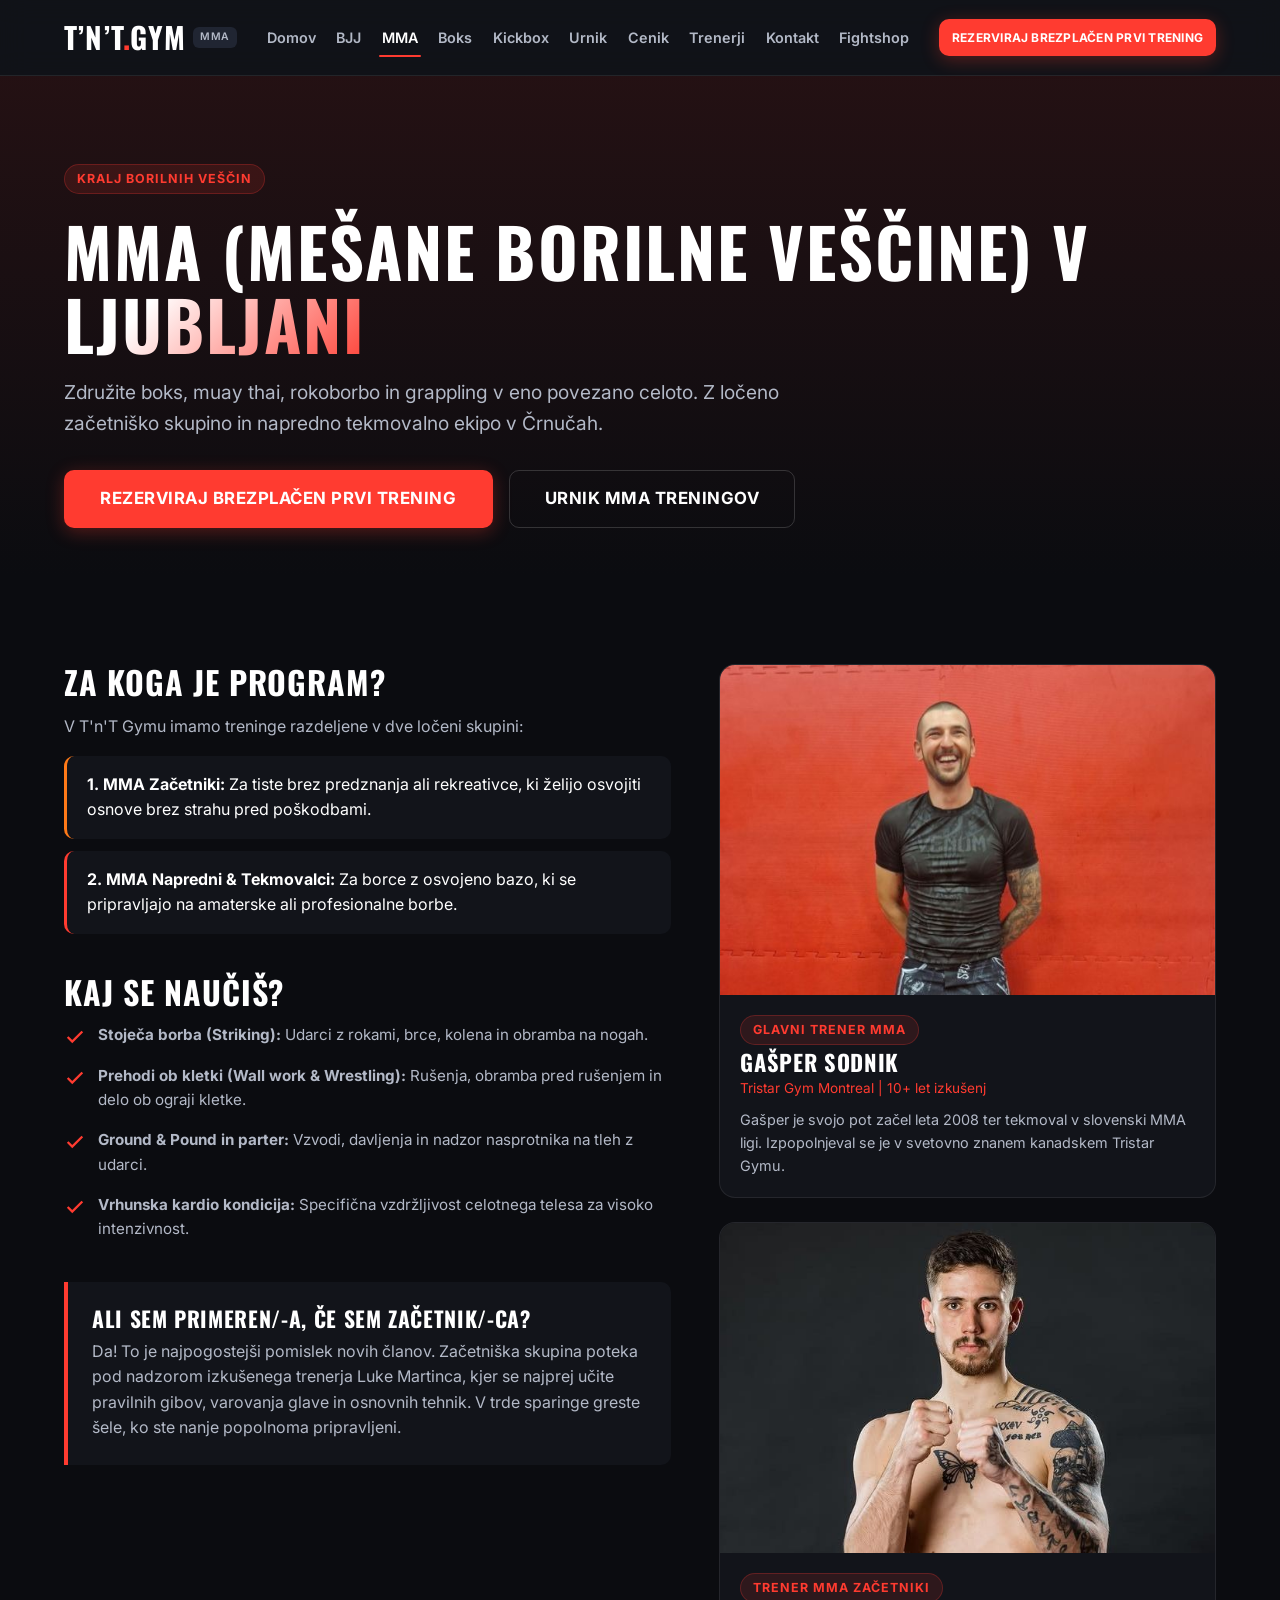
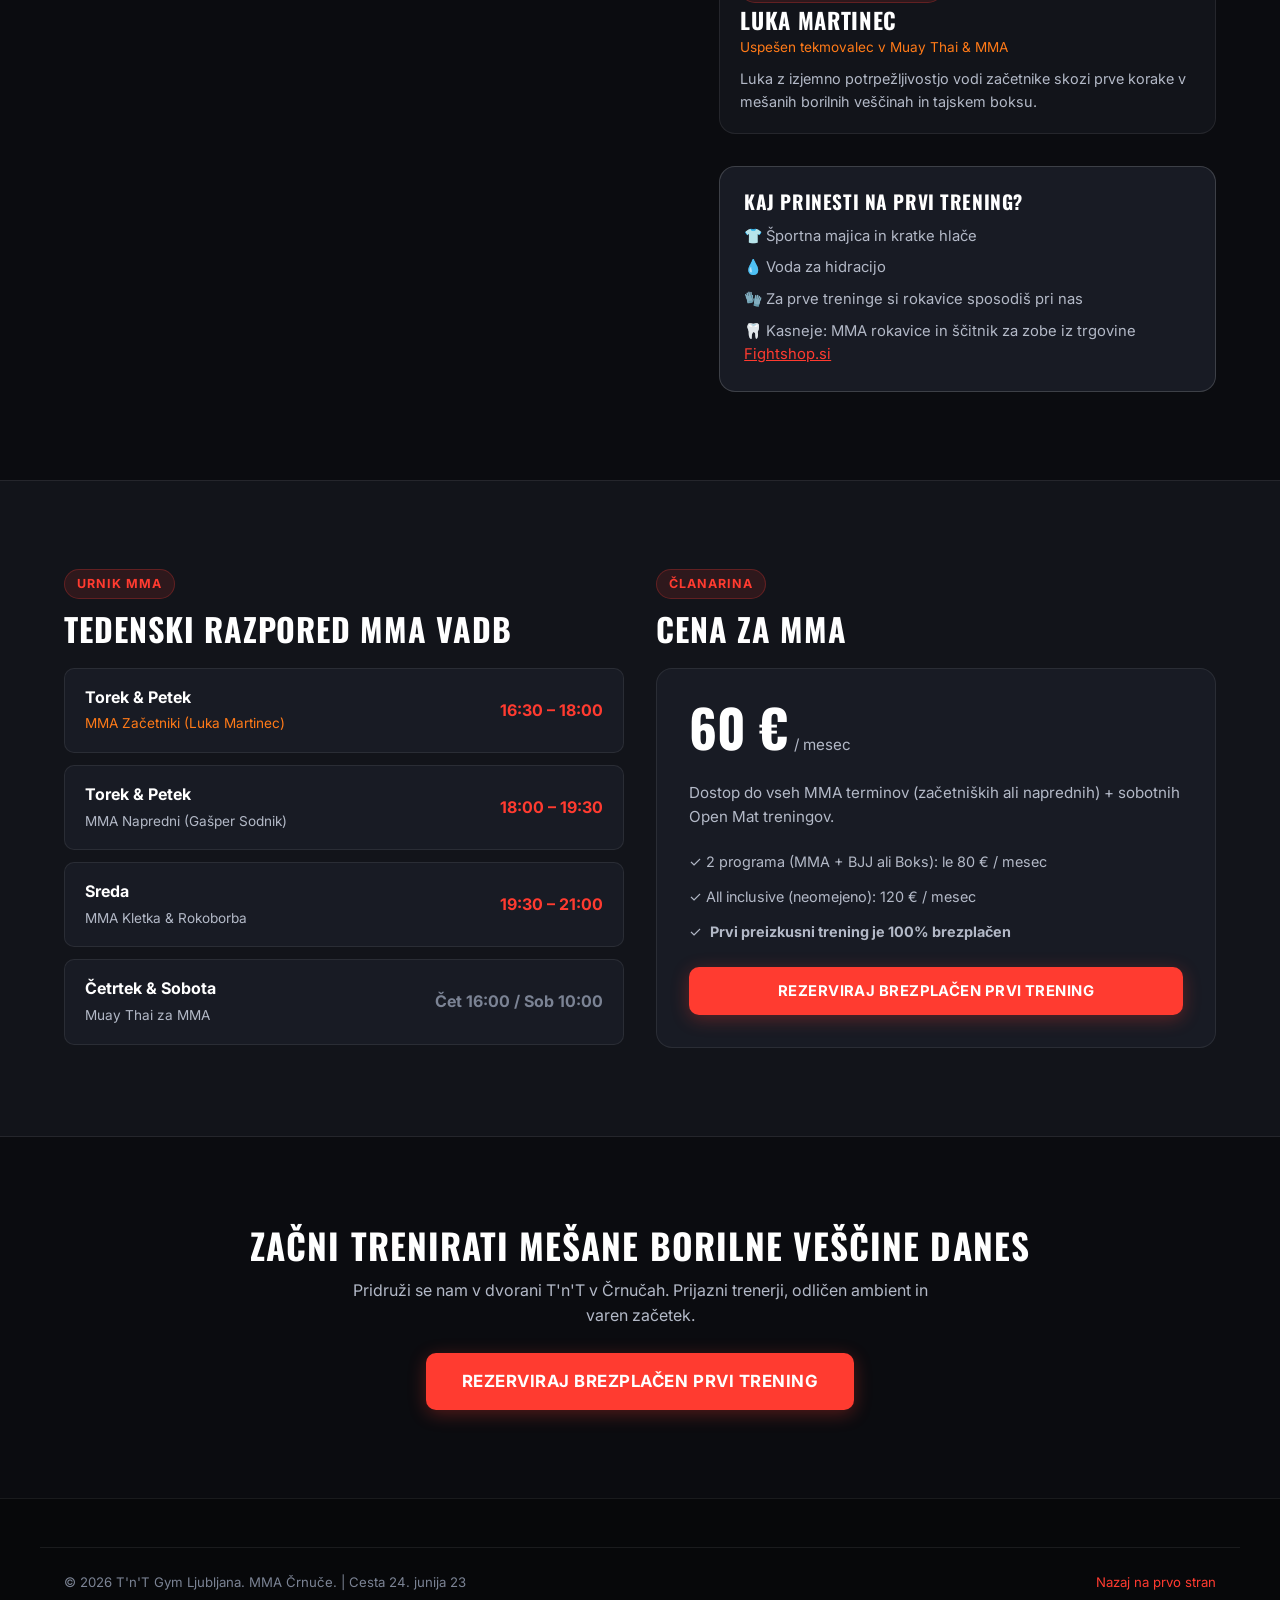
<file: mma.html>
<!DOCTYPE html>
<html lang="sl">
<head>
  <meta charset="utf-8">
  <meta name="viewport" content="width=device-width, initial-scale=1.0">
  <title>MMA Ljubljana (Mešane borilne veščine) | T'n'T Gym Črnuče</title>
  <meta name="description" content="MMA treningi v Ljubljani (Črnuče) za začetnike in tekmovalce. Udarci, rokoborba in parter v pravem ringu in kletki. Prvi trening je brezplačen!">
  <meta name="keywords" content="MMA Ljubljana, mešane borilne veščine Ljubljana, MMA začetniki Ljubljana, borilni klub Črnuče, Jakob Nedoh, kletka Ljubljana">
  <link rel="canonical" href="https://www.tnt-gym.si/mma.html">

  <link rel="preconnect" href="https://fonts.googleapis.com">
  <link rel="preconnect" href="https://fonts.gstatic.com" crossorigin>
  <link href="https://fonts.googleapis.com/css2?family=Inter:wght@400;500;600;700&family=Oswald:wght@500;600;700;800&display=swap" rel="stylesheet">
  <link rel="stylesheet" href="css/style.css">

  <script type="application/ld+json">
  {
    "@context": "https://schema.org",
    "@type": "Course",
    "name": "MMA (Mešane borilne veščine) v Ljubljani",
    "description": "Strukturirani MMA treningi z ločeno skupino za začetnike pod vodstvom Gašperja Sodnika in Luke Martinca v T'n'T Gym Črnuče.",
    "provider": {
      "@type": "SportsActivityLocation",
      "name": "T'n'T Gym Ljubljana",
      "url": "https://www.tnt-gym.si/"
    }
  }
  </script>
</head>
<body data-page-program="MMA">

  <!-- Sticky Header -->
  <header class="site-header">
    <div class="container header-container">
      <a href="index.html" class="brand-logo">
        <span>T’N’T<span class="logo-accent">.</span>GYM</span>
        <span class="brand-badge">MMA</span>
      </a>
      <nav class="nav-desktop">
        <a href="index.html" class="nav-link">Domov</a>
        <a href="bjj.html" class="nav-link">BJJ</a>
        <a href="mma.html" class="nav-link active">MMA</a>
        <a href="boks.html" class="nav-link">Boks</a>
        <a href="kickbox.html" class="nav-link">Kickbox</a>
        <a href="urnik.html" class="nav-link">Urnik</a>
        <a href="cenik.html" class="nav-link">Cenik</a>
        <a href="trenerji.html" class="nav-link">Trenerji</a>
        <a href="kontakt.html" class="nav-link">Kontakt</a>
        <a href="https://www.fightshop.si" class="nav-link" target="_blank" rel="noopener noreferrer">Fightshop</a>
      </nav>
      <div style="display: flex; align-items: center; gap: 1rem;">
        <button type="button" class="btn btn-primary btn-sm btn-booking-trigger" data-program="MMA">
          Rezerviraj brezplačen prvi trening
        </button>
        <button class="menu-toggle" aria-label="Meni"><span></span><span></span><span></span></button>
      </div>
    </div>
  </header>

  <!-- Mobile Drawer -->
  <div class="mobile-nav-backdrop"></div>
  <aside class="mobile-nav-drawer">
    <div>
      <span class="brand-logo">T’N’T<span class="logo-accent">.</span>GYM</span>
      <nav class="mobile-nav-links" style="margin-top: 1.5rem;">
        <a href="index.html" class="mobile-nav-link">Domov</a>
        <a href="bjj.html" class="mobile-nav-link">BJJ</a>
        <a href="mma.html" class="mobile-nav-link active">MMA</a>
        <a href="boks.html" class="mobile-nav-link">Boks</a>
        <a href="kickbox.html" class="mobile-nav-link">Kickbox &amp; Muay Thai</a>
        <a href="urnik.html" class="mobile-nav-link">Urnik</a>
        <a href="cenik.html" class="mobile-nav-link">Cenik</a>
        <a href="trenerji.html" class="mobile-nav-link">Trenerji</a>
        <a href="kontakt.html" class="mobile-nav-link">Kontakt</a>
        <a href="https://www.fightshop.si" class="mobile-nav-link" target="_blank" rel="noopener noreferrer">Fightshop</a>
      </nav>
    </div>
    <div style="margin-top: 2rem;">
      <button type="button" class="btn btn-primary btn-full btn-booking-trigger" data-program="MMA">
        Rezerviraj brezplačen trening
      </button>
    </div>
  </aside>

  <!-- Hero Section -->
  <section class="program-hero">
    <div class="container">
      <span class="section-tag">Kralj borilnih veščin</span>
      <h1 class="heading-hero" style="margin-top: 0.5rem;">
        MMA (MEŠANE BORILNE VEŠČINE) <span class="text-gradient">V LJUBLJANI</span>
      </h1>
      <p class="lead" style="max-width: 720px; margin-top: 1rem;">
        Združite boks, muay thai, rokoborbo in grappling v eno povezano celoto. Z ločeno začetniško skupino in napredno tekmovalno ekipo v Črnučah.
      </p>
      <div style="margin-top: 2rem; display: flex; flex-wrap: wrap; gap: 1rem;">
        <button type="button" class="btn btn-primary btn-lg btn-booking-trigger" data-program="MMA">
          Rezerviraj brezplačen prvi trening
        </button>
        <a href="#urnik-mma" class="btn btn-secondary btn-lg">Urnik MMA treningov</a>
      </div>
    </div>
  </section>

  <!-- Main Content Grid -->
  <section class="section">
    <div class="container">
      <div class="program-detail-grid">
        <div>
          <!-- Za koga je program -->
          <div style="margin-bottom: 2.5rem;">
            <h2 style="font-size: 2rem; margin-bottom: 0.75rem;">Za koga je program?</h2>
            <p style="color: var(--text-secondary); line-height: 1.7;">
              V T'n'T Gymu imamo treninge razdeljene v dve ločeni skupini:
            </p>
            <div style="margin-top: 1rem; display: flex; flex-direction: column; gap: 0.75rem;">
              <div style="background: var(--bg-surface-1); padding: 1rem 1.25rem; border-radius: var(--radius-md); border-left: 3px solid var(--color-orange);">
                <strong style="color: #ffffff;">1. MMA Začetniki:</strong> Za tiste brez predznanja ali rekreativce, ki želijo osvojiti osnove brez strahu pred poškodbami.
              </div>
              <div style="background: var(--bg-surface-1); padding: 1rem 1.25rem; border-radius: var(--radius-md); border-left: 3px solid var(--color-brand);">
                <strong style="color: #ffffff;">2. MMA Napredni &amp; Tekmovalci:</strong> Za borce z osvojeno bazo, ki se pripravljajo na amaterske ali profesionalne borbe.
              </div>
            </div>
          </div>

          <!-- Kaj se naučiš -->
          <div style="margin-bottom: 2.5rem;">
            <h2 style="font-size: 2rem; margin-bottom: 0.75rem;">Kaj se naučiš?</h2>
            <ul class="program-feature-list">
              <li>
                <svg width="22" height="22" viewBox="0 0 24 24" fill="none" stroke="currentColor" stroke-width="2.5"><polyline points="20 6 9 17 4 12"/></svg>
                <span><strong>Stoječa borba (Striking):</strong> Udarci z rokami, brce, kolena in obramba na nogah.</span>
              </li>
              <li>
                <svg width="22" height="22" viewBox="0 0 24 24" fill="none" stroke="currentColor" stroke-width="2.5"><polyline points="20 6 9 17 4 12"/></svg>
                <span><strong>Prehodi ob kletki (Wall work &amp; Wrestling):</strong> Rušenja, obramba pred rušenjem in delo ob ograji kletke.</span>
              </li>
              <li>
                <svg width="22" height="22" viewBox="0 0 24 24" fill="none" stroke="currentColor" stroke-width="2.5"><polyline points="20 6 9 17 4 12"/></svg>
                <span><strong>Ground &amp; Pound in parter:</strong> Vzvodi, davljenja in nadzor nasprotnika na tleh z udarci.</span>
              </li>
              <li>
                <svg width="22" height="22" viewBox="0 0 24 24" fill="none" stroke="currentColor" stroke-width="2.5"><polyline points="20 6 9 17 4 12"/></svg>
                <span><strong>Vrhunska kardio kondicija:</strong> Specifična vzdržljivost celotnega telesa za visoko intenzivnost.</span>
              </li>
            </ul>
          </div>

          <!-- Ali sem primeren/-a kot začetnik -->
          <div style="margin-bottom: 2.5rem; background: var(--bg-surface-1); border-left: 4px solid var(--color-brand); padding: 1.5rem; border-radius: 0 var(--radius-md) var(--radius-md) 0;">
            <h3 style="font-size: 1.35rem; margin-bottom: 0.5rem; color: #ffffff;">Ali sem primeren/-a, če sem začetnik/-ca?</h3>
            <p style="color: var(--text-secondary); line-height: 1.6;">
              Da! To je najpogostejši pomislek novih članov. Začetniška skupina poteka pod nadzorom izkušenega trenerja Luke Martinca, kjer se najprej učite pravilnih gibov, varovanja glave in osnovnih tehnik. V trde sparinge greste šele, ko ste nanje popolnoma pripravljeni.
            </p>
          </div>
        </div>

        <!-- Trener & Oprema -->
        <div>
          <!-- Coach Box Gašper Sodnik -->
          <div style="background: var(--bg-surface-1); border: 1px solid var(--border-subtle); border-radius: var(--radius-lg); overflow: hidden; margin-bottom: 1.5rem;">
            <img src="assets/images/coach-gasper.jpg" alt="Gašper Sodnik, glavni trener MMA" style="width: 100%; aspect-ratio: 3 / 2; object-fit: cover;">
            <div style="padding: 1.25rem;">
              <span class="section-tag" style="margin-bottom: 0.25rem;">Glavni trener MMA</span>
              <h3 style="font-size: 1.4rem; margin-bottom: 0.25rem;">Gašper Sodnik</h3>
              <p style="font-size: 0.85rem; color: var(--color-brand); margin-bottom: 0.5rem;">Tristar Gym Montreal | 10+ let izkušenj</p>
              <p style="font-size: 0.9rem; color: var(--text-secondary); line-height: 1.6;">
                Gašper je svojo pot začel leta 2008 ter tekmoval v slovenski MMA ligi. Izpopolnjeval se je v svetovno znanem kanadskem Tristar Gymu.
              </p>
            </div>
          </div>

          <!-- Coach Box Luka Martinec -->
          <div style="background: var(--bg-surface-1); border: 1px solid var(--border-subtle); border-radius: var(--radius-lg); overflow: hidden; margin-bottom: 2rem;">
            <img src="assets/images/coach-luka.jpg" alt="Luka Martinec, trener začetnikov MMA" style="width: 100%; aspect-ratio: 3 / 2; object-fit: cover;">
            <div style="padding: 1.25rem;">
              <span class="section-tag" style="margin-bottom: 0.25rem;">Trener MMA začetniki</span>
              <h3 style="font-size: 1.4rem; margin-bottom: 0.25rem;">Luka Martinec</h3>
              <p style="font-size: 0.85rem; color: var(--color-orange); margin-bottom: 0.5rem;">Uspešen tekmovalec v Muay Thai &amp; MMA</p>
              <p style="font-size: 0.9rem; color: var(--text-secondary); line-height: 1.6;">
                Luka z izjemno potrpežljivostjo vodi začetnike skozi prve korake v mešanih borilnih veščinah in tajskem boksu.
              </p>
            </div>
          </div>

          <!-- Kaj prinesti -->
          <div style="background: var(--bg-surface-2); border: 1px solid var(--border-strong); border-radius: var(--radius-lg); padding: 1.5rem;">
            <h4 style="font-size: 1.2rem; margin-bottom: 0.75rem; color: #ffffff;">Kaj prinesti na prvi trening?</h4>
            <ul style="display: flex; flex-direction: column; gap: 0.5rem; font-size: 0.925rem; color: var(--text-secondary);">
              <li>👕 Športna majica in kratke hlače</li>
              <li>💧 Voda za hidracijo</li>
              <li>🧤 Za prve treninge si rokavice sposodiš pri nas</li>
              <li>🦷 Kasneje: MMA rokavice in ščitnik za zobe iz trgovine <a href="https://www.fightshop.si" target="_blank" rel="noopener noreferrer" style="color: var(--color-brand); text-decoration: underline;">Fightshop.si</a></li>
            </ul>
          </div>
        </div>
      </div>
    </div>
  </section>

  <!-- Urnik in Cenik za MMA -->
  <section class="section" id="urnik-mma" style="background: var(--bg-surface-1); border-top: 1px solid var(--border-subtle); border-bottom: 1px solid var(--border-subtle);">
    <div class="container">
      <div class="grid-2">
        <!-- Urnik -->
        <div>
          <span class="section-tag">Urnik MMA</span>
          <h2 style="font-size: 2rem; margin-bottom: 1.25rem;">Tedenski razpored MMA vadb</h2>
          <div style="display: flex; flex-direction: column; gap: 0.75rem;">
            <div style="background: var(--bg-surface-2); border: 1px solid var(--border-subtle); padding: 1rem 1.25rem; border-radius: var(--radius-md); display: flex; justify-content: space-between; align-items: center;">
              <div>
                <strong style="color: #ffffff; display: block;">Torek &amp; Petek</strong>
                <span style="font-size: 0.85rem; color: var(--color-orange);">MMA Začetniki (Luka Martinec)</span>
              </div>
              <span style="color: var(--color-brand); font-weight: 700;">16:30 – 18:00</span>
            </div>

            <div style="background: var(--bg-surface-2); border: 1px solid var(--border-subtle); padding: 1rem 1.25rem; border-radius: var(--radius-md); display: flex; justify-content: space-between; align-items: center;">
              <div>
                <strong style="color: #ffffff; display: block;">Torek &amp; Petek</strong>
                <span style="font-size: 0.85rem; color: var(--text-secondary);">MMA Napredni (Gašper Sodnik)</span>
              </div>
              <span style="color: var(--color-brand); font-weight: 700;">18:00 – 19:30</span>
            </div>

            <div style="background: var(--bg-surface-2); border: 1px solid var(--border-subtle); padding: 1rem 1.25rem; border-radius: var(--radius-md); display: flex; justify-content: space-between; align-items: center;">
              <div>
                <strong style="color: #ffffff; display: block;">Sreda</strong>
                <span style="font-size: 0.85rem; color: var(--text-secondary);">MMA Kletka &amp; Rokoborba</span>
              </div>
              <span style="color: var(--color-brand); font-weight: 700;">19:30 – 21:00</span>
            </div>

            <div style="background: var(--bg-surface-2); border: 1px solid var(--border-subtle); padding: 1rem 1.25rem; border-radius: var(--radius-md); display: flex; justify-content: space-between; align-items: center;">
              <div>
                <strong style="color: #ffffff; display: block;">Četrtek &amp; Sobota</strong>
                <span style="font-size: 0.85rem; color: var(--text-secondary);">Muay Thai za MMA</span>
              </div>
              <span style="color: var(--text-muted); font-weight: 700;">Čet 16:00 / Sob 10:00</span>
            </div>
          </div>
        </div>

        <!-- Cenik -->
        <div>
          <span class="section-tag">Članarina</span>
          <h2 style="font-size: 2rem; margin-bottom: 1.25rem;">Cena za MMA</h2>
          <div class="pricing-card" style="background: var(--bg-surface-2);">
            <div class="pricing-amount">
              <span class="price">60 €</span>
              <span class="period">/ mesec</span>
            </div>
            <p style="color: var(--text-secondary); margin-bottom: 1.25rem; font-size: 0.95rem;">
              Dostop do vseh MMA terminov (začetniških ali naprednih) + sobotnih Open Mat treningov.
            </p>
            <ul class="pricing-features" style="margin-bottom: 1.5rem;">
              <li>✓ 2 programa (MMA + BJJ ali Boks): le 80 € / mesec</li>
              <li>✓ All inclusive (neomejeno): 120 € / mesec</li>
              <li>✓ <strong>Prvi preizkusni trening je 100% brezplačen</strong></li>
            </ul>
            <button type="button" class="btn btn-primary btn-full btn-booking-trigger" data-program="MMA">
              Rezerviraj brezplačen prvi trening
            </button>
          </div>
        </div>
      </div>
    </div>
  </section>

  <!-- CTA Banner -->
  <section class="section">
    <div class="container" style="text-align: center;">
      <h2 style="font-size: 2.2rem; margin-bottom: 0.75rem;">Začni trenirati mešane borilne veščine danes</h2>
      <p style="color: var(--text-secondary); max-width: 580px; margin: 0 auto 1.5rem auto;">
        Pridruži se nam v dvorani T'n'T v Črnučah. Prijazni trenerji, odličen ambient in varen začetek.
      </p>
      <button type="button" class="btn btn-primary btn-lg btn-booking-trigger" data-program="MMA">
        Rezerviraj brezplačen prvi trening
      </button>
    </div>
  </section>

  <!-- Footer -->
  <footer class="site-footer">
    <div class="container footer-bottom">
      <div>&copy; 2026 T'n'T Gym Ljubljana. MMA Črnuče. | Cesta 24. junija 23</div>
      <div><a href="index.html" style="color: var(--color-brand);">Nazaj na prvo stran</a></div>
    </div>
  </footer>

  <!-- =========================================================================
       REUSABLE BOOKING MODAL (FORMSPREE INTEGRATION)
       ========================================================================= -->
  <div class="modal-overlay" id="bookingModal" role="dialog" aria-modal="true" aria-labelledby="modalTitle" aria-hidden="true">
    <div class="modal-dialog" tabindex="-1">
      <button type="button" class="modal-close-btn" data-close-modal aria-label="Zapri obrazec">✕</button>

      <form
        id="bookingForm"
        action="https://formspree.io/f/xdealjvo"
        method="POST"
        novalidate
      >
        <span class="section-tag" style="margin-bottom: 0.5rem;">Brezplačen preizkus</span>
        <h2 id="modalTitle" style="font-size: 1.85rem; margin-bottom: 0.5rem;">Rezerviraj brezplačen prvi trening</h2>
        <p style="font-size: 0.9rem; color: var(--text-secondary); margin-bottom: 1.25rem;">
          Izpolni spodnja polja. Po oddaji te kontaktiramo za potrditev termina in kratek nasvet glede opreme.
        </p>

        <input
          type="text"
          name="_gotcha"
          tabindex="-1"
          autocomplete="off"
          aria-hidden="true"
          class="honeypot"
        >

        <div id="bookingErrorBanner" class="form-error-banner" role="alert" aria-live="polite" hidden></div>

        <div class="form-group">
          <label for="booking-ime" class="form-label">Ime in priimek *</label>
          <input
            type="text"
            id="booking-ime"
            name="ime_in_priimek"
            class="form-control"
            placeholder="npr. Luka Kovač"
            autocomplete="name"
            required
          >
        </div>

        <div class="form-row">
          <div class="form-group">
            <label for="booking-telefon" class="form-label">Telefon *</label>
            <input
              type="tel"
              id="booking-telefon"
              name="telefon"
              class="form-control"
              placeholder="041 123 456"
              autocomplete="tel"
              required
            >
          </div>
          <div class="form-group">
            <label for="booking-email" class="form-label">E-pošta *</label>
            <input
              type="email"
              id="booking-email"
              name="email"
              class="form-control"
              placeholder="Vpišite svoj e-poštni naslov"
              autocomplete="email"
              required
            >
          </div>
        </div>

        <div class="form-row">
          <div class="form-group">
            <label for="booking-program" class="form-label">Izberi program *</label>
            <select
              id="booking-program"
              name="program"
              class="form-control"
              required
            >
              <option value="" disabled selected>Izberi program ...</option>
              <option value="BJJ">BJJ</option>
              <option value="MMA">MMA</option>
              <option value="Boks">Boks</option>
              <option value="Kickbox &amp; Muay Thai">Kickbox &amp; Muay Thai</option>
              <option value="Otroški boks">Otroški boks</option>
              <option value="Nisem prepričan/-a">Nisem prepričan/-a</option>
            </select>
          </div>
          <div class="form-group">
            <label for="booking-izkusnje" class="form-label">Stopnja izkušenj *</label>
            <select
              id="booking-izkusnje"
              name="stopnja_izkusenj"
              class="form-control"
              required
            >
              <option value="" disabled selected>Izberi stopnjo izkušenj ...</option>
              <option value="Popolni začetnik/-ca">Popolni začetnik/-ca</option>
              <option value="Nekaj izkušenj">Nekaj izkušenj</option>
              <option value="Napredni/-a">Napredni/-a</option>
            </select>
          </div>
        </div>

        <div class="form-group">
          <label for="booking-termin" class="form-label">Želeni dan ali termin</label>
          <input
            type="text"
            id="booking-termin"
            name="zeleni_termin"
            class="form-control"
            placeholder="npr. Torek ob 16:30 ali čim prej"
          >
        </div>

        <div class="form-group">
          <label for="booking-sporocilo" class="form-label">Sporočilo</label>
          <textarea
            id="booking-sporocilo"
            name="sporocilo"
            class="form-control"
            rows="2"
            placeholder="Morebitno vprašanje za trenerja..."
          ></textarea>
        </div>

        <div class="form-group form-checkbox-group">
          <input
            type="checkbox"
            id="booking-gdpr"
            name="privacy_consent"
            value="da"
            class="form-checkbox"
            required
          >
          <label for="booking-gdpr" class="form-checkbox-label">
            Strinjam se, da T’n’T Gym moje podatke uporabi izključno za odgovor na moje povpraševanje.
          </label>
        </div>

        <button type="submit" id="bookingSubmitBtn" class="btn btn-primary btn-full btn-lg" style="margin-top: 0.5rem;">
          Potrdi rezervacijo
        </button>
        <p style="text-align: center; font-size: 0.75rem; color: var(--text-muted); margin-top: 0.75rem;">
          Brez obveznosti. Prvi trening je 100% brezplačen.
        </p>
      </form>

      <div id="bookingSuccessState" class="success-state" role="status" aria-live="polite" hidden>
        <div class="success-icon">
          <svg width="40" height="40" viewBox="0 0 24 24" fill="none" stroke="currentColor" stroke-width="3"><polyline points="20 6 9 17 4 12"/></svg>
        </div>
        <p style="color: #ffffff; font-size: 1.05rem; font-weight: 600; line-height: 1.6; margin-bottom: 1.5rem;">
          Hvala! Tvojo prijavo smo prejeli. Kontaktirali te bomo čim prej za potrditev brezplačnega treninga.
        </p>
        <button type="button" class="btn btn-secondary btn-full" data-close-modal>
          Zapri
        </button>
      </div>
    </div>
  </div>

  <script src="js/schedule-data.js"></script>
  <script src="js/main.js"></script>
</body>
</html>
</file>
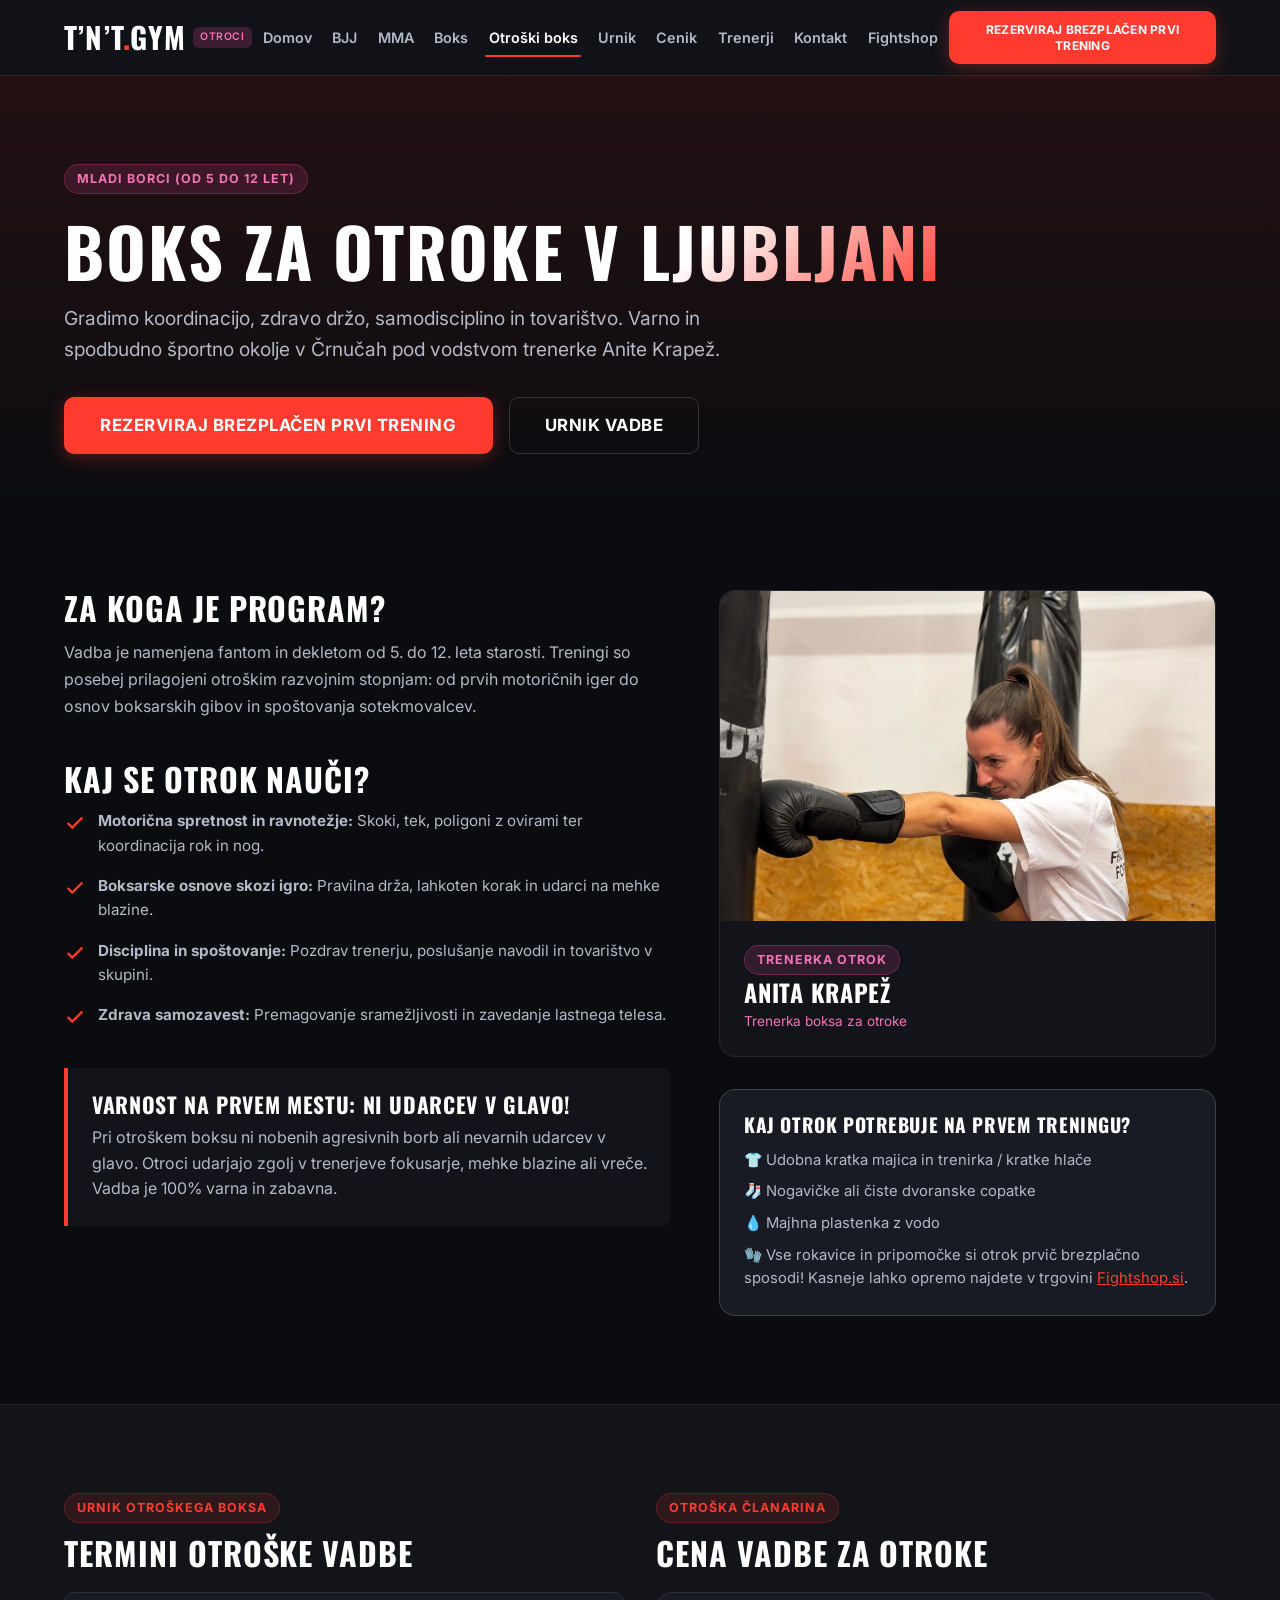
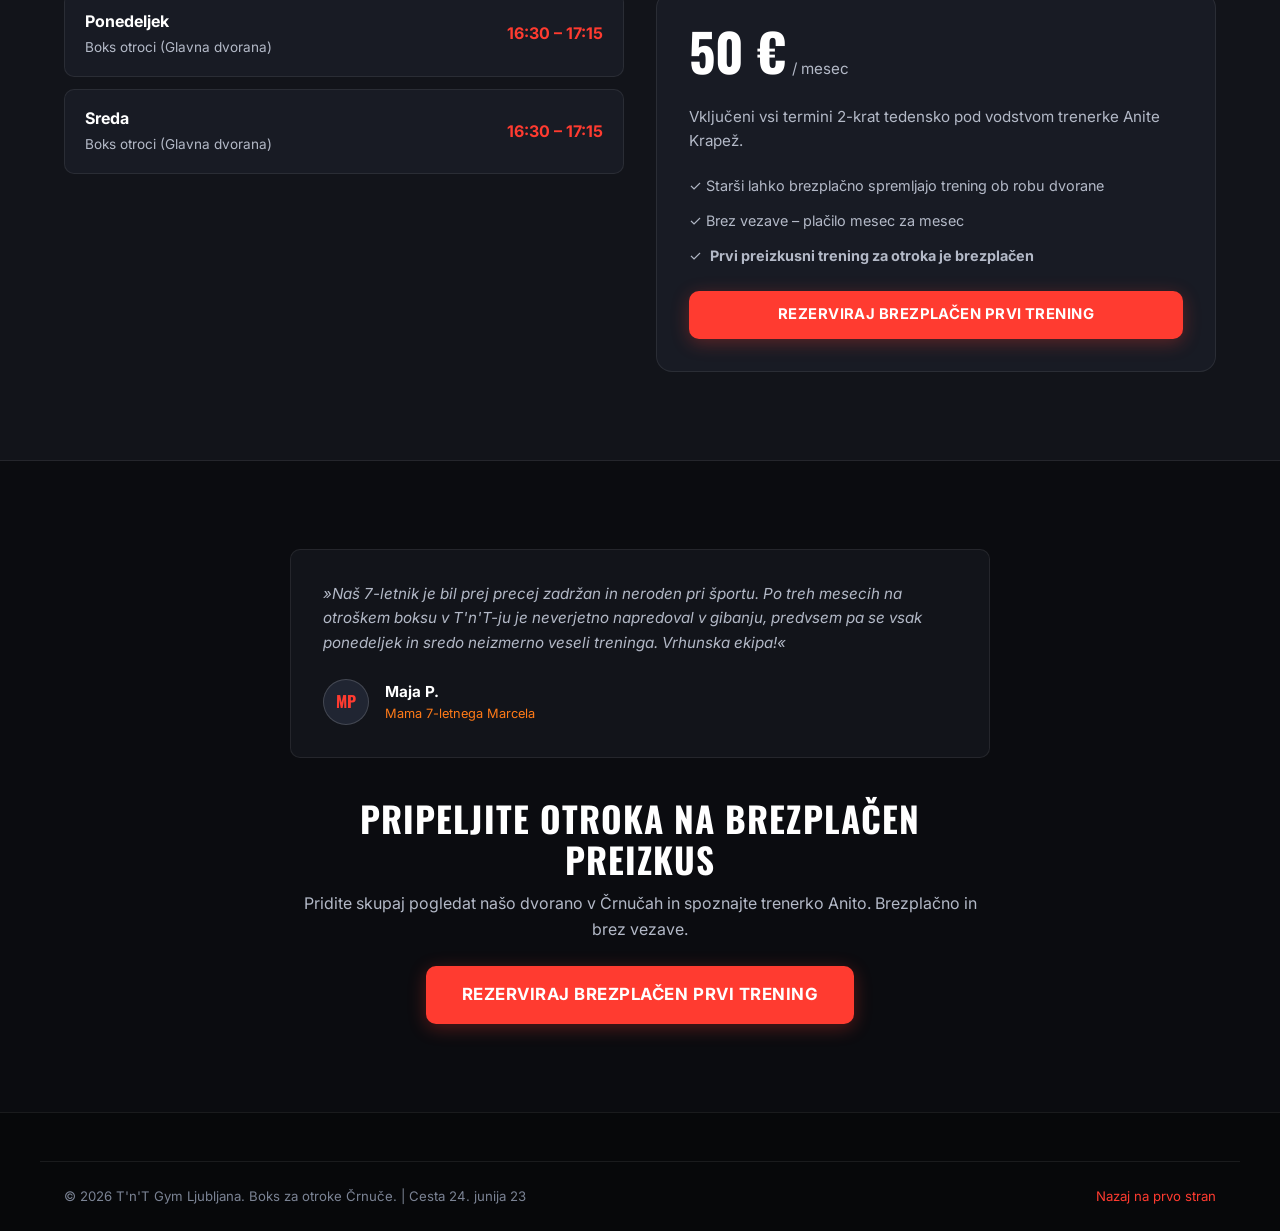
<file: otroci.html>
<!DOCTYPE html>
<html lang="sl">
<head>
  <meta charset="utf-8">
  <meta name="viewport" content="width=device-width, initial-scale=1.0">
  <title>Boks za otroke Ljubljana (od 5 do 12 let) | T'n'T Gym Črnuče</title>
  <meta name="description" content="Vadba boksa za otroke v Ljubljani (Črnuče). Razvoj motorike, samodiscipline in koordinacije skozi igro pod vodstvom trenerke Anite Krapež. Brezplačen prvi obisk!">
  <meta name="keywords" content="boks za otroke Ljubljana, otroški boks Črnuče, borilne veščine za otroke Ljubljana, Anita Krapež">
  <link rel="canonical" href="https://www.tnt-gym.si/otroci.html">

  <link rel="preconnect" href="https://fonts.googleapis.com">
  <link rel="preconnect" href="https://fonts.gstatic.com" crossorigin>
  <link href="https://fonts.googleapis.com/css2?family=Inter:wght@400;500;600;700&family=Oswald:wght@500;600;700;800&display=swap" rel="stylesheet">
  <link rel="stylesheet" href="css/style.css">

  <script type="application/ld+json">
  {
    "@context": "https://schema.org",
    "@type": "Course",
    "name": "Boks za otroke v Ljubljani (Črnuče)",
    "description": "Otroška boksarska šola s poudarkom na motoriki, zdravi drži in spoštovanju pod vodstvom trenerke Anite Krapež.",
    "provider": {
      "@type": "SportsActivityLocation",
      "name": "T'n'T Gym Ljubljana",
      "url": "https://www.tnt-gym.si/"
    }
  }
  </script>
</head>
<body data-page-program="Otroški boks">

  <!-- Sticky Header -->
  <header class="site-header">
    <div class="container header-container">
      <a href="index.html" class="brand-logo">
        <span>T’N’T<span class="logo-accent">.</span>GYM</span>
        <span class="brand-badge" style="background: rgba(236, 72, 153, 0.2); color: #f472b6;">OTROCI</span>
      </a>
      <nav class="nav-desktop">
        <a href="index.html" class="nav-link">Domov</a>
        <a href="bjj.html" class="nav-link">BJJ</a>
        <a href="mma.html" class="nav-link">MMA</a>
        <a href="boks.html" class="nav-link">Boks</a>
        <a href="otroci.html" class="nav-link active">Otroški boks</a>
        <a href="urnik.html" class="nav-link">Urnik</a>
        <a href="cenik.html" class="nav-link">Cenik</a>
        <a href="trenerji.html" class="nav-link">Trenerji</a>
        <a href="kontakt.html" class="nav-link">Kontakt</a>
        <a href="https://www.fightshop.si" class="nav-link" target="_blank" rel="noopener noreferrer">Fightshop</a>
      </nav>
      <div style="display: flex; align-items: center; gap: 1rem;">
        <button type="button" class="btn btn-primary btn-sm btn-booking-trigger" data-program="Otroški boks">
          Rezerviraj brezplačen prvi trening
        </button>
        <button class="menu-toggle" aria-label="Meni"><span></span><span></span><span></span></button>
      </div>
    </div>
  </header>

  <!-- Mobile Drawer -->
  <div class="mobile-nav-backdrop"></div>
  <aside class="mobile-nav-drawer">
    <div>
      <span class="brand-logo">T’N’T<span class="logo-accent">.</span>GYM</span>
      <nav class="mobile-nav-links" style="margin-top: 1.5rem;">
        <a href="index.html" class="mobile-nav-link">Domov</a>
        <a href="bjj.html" class="mobile-nav-link">BJJ</a>
        <a href="mma.html" class="mobile-nav-link">MMA</a>
        <a href="boks.html" class="mobile-nav-link">Boks</a>
        <a href="kickbox.html" class="mobile-nav-link">Kickbox &amp; Muay Thai</a>
        <a href="otroci.html" class="mobile-nav-link active">Otroški boks</a>
        <a href="urnik.html" class="mobile-nav-link">Urnik</a>
        <a href="cenik.html" class="mobile-nav-link">Cenik</a>
        <a href="trenerji.html" class="mobile-nav-link">Trenerji</a>
        <a href="kontakt.html" class="mobile-nav-link">Kontakt</a>
        <a href="https://www.fightshop.si" class="mobile-nav-link" target="_blank" rel="noopener noreferrer">Fightshop</a>
      </nav>
    </div>
    <div style="margin-top: 2rem;">
      <button type="button" class="btn btn-primary btn-full btn-booking-trigger" data-program="Otroški boks">
        Rezerviraj brezplačen trening
      </button>
    </div>
  </aside>

  <!-- Hero Section -->
  <section class="program-hero">
    <div class="container">
      <span class="section-tag" style="background: rgba(236,72,153,0.15); border-color: rgba(236,72,153,0.3); color: #f472b6;">Mladi borci (od 5 do 12 let)</span>
      <h1 class="heading-hero" style="margin-top: 0.5rem;">
        BOKS ZA OTROKE <span class="text-gradient">V LJUBLJANI</span>
      </h1>
      <p class="lead" style="max-width: 720px; margin-top: 1rem;">
        Gradimo koordinacijo, zdravo držo, samodisciplino in tovarištvo. Varno in spodbudno športno okolje v Črnučah pod vodstvom trenerke Anite Krapež.
      </p>
      <div style="margin-top: 2rem; display: flex; flex-wrap: wrap; gap: 1rem;">
        <button type="button" class="btn btn-primary btn-lg btn-booking-trigger" data-program="Otroški boks">
          Rezerviraj brezplačen prvi trening
        </button>
        <a href="#urnik-otroci" class="btn btn-secondary btn-lg">Urnik vadbe</a>
      </div>
    </div>
  </section>

  <!-- Detailed Content Grid -->
  <section class="section">
    <div class="container">
      <div class="program-detail-grid">
        <div>
          <!-- Za koga je program -->
          <div style="margin-bottom: 2.5rem;">
            <h2 style="font-size: 2rem; margin-bottom: 0.75rem;">Za koga je program?</h2>
            <p style="color: var(--text-secondary); line-height: 1.7;">
              Vadba je namenjena fantom in dekletom od 5. do 12. leta starosti. Treningi so posebej prilagojeni otroškim razvojnim stopnjam: od prvih motoričnih iger do osnov boksarskih gibov in spoštovanja sotekmovalcev.
            </p>
          </div>

          <!-- Kaj se otrok nauči -->
          <div style="margin-bottom: 2.5rem;">
            <h2 style="font-size: 2rem; margin-bottom: 0.75rem;">Kaj se otrok nauči?</h2>
            <ul class="program-feature-list">
              <li>
                <svg width="22" height="22" viewBox="0 0 24 24" fill="none" stroke="currentColor" stroke-width="2.5"><polyline points="20 6 9 17 4 12"/></svg>
                <span><strong>Motorična spretnost in ravnotežje:</strong> Skoki, tek, poligoni z ovirami ter koordinacija rok in nog.</span>
              </li>
              <li>
                <svg width="22" height="22" viewBox="0 0 24 24" fill="none" stroke="currentColor" stroke-width="2.5"><polyline points="20 6 9 17 4 12"/></svg>
                <span><strong>Boksarske osnove skozi igro:</strong> Pravilna drža, lahkoten korak in udarci na mehke blazine.</span>
              </li>
              <li>
                <svg width="22" height="22" viewBox="0 0 24 24" fill="none" stroke="currentColor" stroke-width="2.5"><polyline points="20 6 9 17 4 12"/></svg>
                <span><strong>Disciplina in spoštovanje:</strong> Pozdrav trenerju, poslušanje navodil in tovarištvo v skupini.</span>
              </li>
              <li>
                <svg width="22" height="22" viewBox="0 0 24 24" fill="none" stroke="currentColor" stroke-width="2.5"><polyline points="20 6 9 17 4 12"/></svg>
                <span><strong>Zdrava samozavest:</strong> Premagovanje sramežljivosti in zavedanje lastnega telesa.</span>
              </li>
            </ul>
          </div>

          <!-- Varnost za začetnike -->
          <div style="margin-bottom: 2.5rem; background: var(--bg-surface-1); border-left: 4px solid var(--color-brand); padding: 1.5rem; border-radius: 0 var(--radius-md) var(--radius-md) 0;">
            <h3 style="font-size: 1.35rem; margin-bottom: 0.5rem; color: #ffffff;">Varnost na prvem mestu: Ni udarcev v glavo!</h3>
            <p style="color: var(--text-secondary); line-height: 1.6;">
              Pri otroškem boksu ni nobenih agresivnih borb ali nevarnih udarcev v glavo. Otroci udarjajo zgolj v trenerjeve fokusarje, mehke blazine ali vreče. Vadba je 100% varna in zabavna.
            </p>
          </div>
        </div>

        <!-- Trenerka & Oprema -->
        <div>
          <!-- Coach Box Anita Krapež -->
          <div style="background: var(--bg-surface-1); border: 1px solid var(--border-subtle); border-radius: var(--radius-lg); overflow: hidden; margin-bottom: 2rem;">
            <img src="assets/images/anita-krapez-trening.jpg" alt="Anita Krapež, trenerka boksa za otroke" style="width: 100%; aspect-ratio: 3 / 2; object-fit: cover; object-position: center 30%;">
            <div style="padding: 1.5rem;">
              <span class="section-tag" style="background: rgba(236,72,153,0.15); color: #f472b6; border-color: rgba(236,72,153,0.3); margin-bottom: 0.25rem;">Trenerka otrok</span>
              <h3 style="font-size: 1.5rem; margin-bottom: 0.25rem;">Anita Krapež</h3>
              <p style="font-size: 0.85rem; color: #f472b6; margin-bottom: 0;">Trenerka boksa za otroke</p>
            </div>
          </div>

          <!-- Kaj prinesti -->
          <div style="background: var(--bg-surface-2); border: 1px solid var(--border-strong); border-radius: var(--radius-lg); padding: 1.5rem;">
            <h4 style="font-size: 1.2rem; margin-bottom: 0.75rem; color: #ffffff;">Kaj otrok potrebuje na prvem treningu?</h4>
            <ul style="display: flex; flex-direction: column; gap: 0.5rem; font-size: 0.925rem; color: var(--text-secondary);">
              <li>👕 Udobna kratka majica in trenirka / kratke hlače</li>
              <li>🧦 Nogavičke ali čiste dvoranske copatke</li>
              <li>💧 Majhna plastenka z vodo</li>
              <li>🧤 Vse rokavice in pripomočke si otrok prvič brezplačno sposodi! Kasneje lahko opremo najdete v trgovini <a href="https://www.fightshop.si" target="_blank" rel="noopener noreferrer" style="color: var(--color-brand); text-decoration: underline;">Fightshop.si</a>.</li>
            </ul>
          </div>
        </div>
      </div>
    </div>
  </section>

  <!-- Urnik in Cenik za Otroški boks -->
  <section class="section" id="urnik-otroci" style="background: var(--bg-surface-1); border-top: 1px solid var(--border-subtle); border-bottom: 1px solid var(--border-subtle);">
    <div class="container">
      <div class="grid-2">
        <!-- Urnik -->
        <div>
          <span class="section-tag">Urnik otroškega boksa</span>
          <h2 style="font-size: 2rem; margin-bottom: 1.25rem;">Termini otroške vadbe</h2>
          <div style="display: flex; flex-direction: column; gap: 0.75rem;">
            <div style="background: var(--bg-surface-2); border: 1px solid var(--border-subtle); padding: 1rem 1.25rem; border-radius: var(--radius-md); display: flex; justify-content: space-between; align-items: center;">
              <div>
                <strong style="color: #ffffff; display: block;">Ponedeljek</strong>
                <span style="font-size: 0.85rem; color: var(--text-secondary);">Boks otroci (Glavna dvorana)</span>
              </div>
              <span style="color: var(--color-brand); font-weight: 700;">16:30 – 17:15</span>
            </div>

            <div style="background: var(--bg-surface-2); border: 1px solid var(--border-subtle); padding: 1rem 1.25rem; border-radius: var(--radius-md); display: flex; justify-content: space-between; align-items: center;">
              <div>
                <strong style="color: #ffffff; display: block;">Sreda</strong>
                <span style="font-size: 0.85rem; color: var(--text-secondary);">Boks otroci (Glavna dvorana)</span>
              </div>
              <span style="color: var(--color-brand); font-weight: 700;">16:30 – 17:15</span>
            </div>
          </div>
        </div>

        <!-- Cenik -->
        <div>
          <span class="section-tag">Otroška članarina</span>
          <h2 style="font-size: 2rem; margin-bottom: 1.25rem;">Cena vadbe za otroke</h2>
          <div class="pricing-card" style="background: var(--bg-surface-2);">
            <div class="pricing-amount">
              <span class="price">50 €</span>
              <span class="period">/ mesec</span>
            </div>
            <p style="color: var(--text-secondary); margin-bottom: 1.25rem; font-size: 0.95rem;">
              Vključeni vsi termini 2-krat tedensko pod vodstvom trenerke Anite Krapež.
            </p>
            <ul class="pricing-features" style="margin-bottom: 1.5rem;">
              <li>✓ Starši lahko brezplačno spremljajo trening ob robu dvorane</li>
              <li>✓ Brez vezave – plačilo mesec za mesec</li>
              <li>✓ <strong>Prvi preizkusni trening za otroka je brezplačen</strong></li>
            </ul>
            <button type="button" class="btn btn-primary btn-full btn-booking-trigger" data-program="Otroški boks">
              Rezerviraj brezplačen prvi trening
            </button>
          </div>
        </div>
      </div>
    </div>
  </section>

  <!-- Mnenje staršev & CTA -->
  <section class="section">
    <div class="container">
      <div style="max-width: 700px; margin: 0 auto; text-align: center;">
        <article class="testimonial-card" style="margin-bottom: 2.5rem; text-align: left;">
          <p class="testimonial-quote">
            »Naš 7-letnik je bil prej precej zadržan in neroden pri športu. Po treh mesecih na otroškem boksu v T'n'T-ju je neverjetno napredoval v gibanju, predvsem pa se vsak ponedeljek in sredo neizmerno veseli treninga. Vrhunska ekipa!«
          </p>
          <div class="testimonial-author">
            <div class="author-avatar">MP</div>
            <div>
              <div class="author-name">Maja P.</div>
              <div class="author-role">Mama 7-letnega Marcela</div>
            </div>
          </div>
        </article>

        <h2 style="font-size: 2.2rem; margin-bottom: 0.75rem;">Pripeljite otroka na brezplačen preizkus</h2>
        <p style="color: var(--text-secondary); margin-bottom: 1.5rem;">
          Pridite skupaj pogledat našo dvorano v Črnučah in spoznajte trenerko Anito. Brezplačno in brez vezave.
        </p>
        <button type="button" class="btn btn-primary btn-lg btn-booking-trigger" data-program="Otroški boks">
          Rezerviraj brezplačen prvi trening
        </button>
      </div>
    </div>
  </section>

  <!-- Footer -->
  <footer class="site-footer">
    <div class="container footer-bottom">
      <div>&copy; 2026 T'n'T Gym Ljubljana. Boks za otroke Črnuče. | Cesta 24. junija 23</div>
      <div><a href="index.html" style="color: var(--color-brand);">Nazaj na prvo stran</a></div>
    </div>
  </footer>

  <!-- =========================================================================
       REUSABLE BOOKING MODAL (FORMSPREE INTEGRATION)
       ========================================================================= -->
  <div class="modal-overlay" id="bookingModal" role="dialog" aria-modal="true" aria-labelledby="modalTitle" aria-hidden="true">
    <div class="modal-dialog" tabindex="-1">
      <button type="button" class="modal-close-btn" data-close-modal aria-label="Zapri obrazec">✕</button>

      <form
        id="bookingForm"
        action="https://formspree.io/f/xdealjvo"
        method="POST"
        novalidate
      >
        <span class="section-tag" style="margin-bottom: 0.5rem;">Brezplačen preizkus</span>
        <h2 id="modalTitle" style="font-size: 1.85rem; margin-bottom: 0.5rem;">Rezerviraj brezplačen prvi trening</h2>
        <p style="font-size: 0.9rem; color: var(--text-secondary); margin-bottom: 1.25rem;">
          Izpolni spodnja polja. Po oddaji te kontaktiramo za potrditev termina in kratek nasvet glede opreme.
        </p>

        <input
          type="text"
          name="_gotcha"
          tabindex="-1"
          autocomplete="off"
          aria-hidden="true"
          class="honeypot"
        >

        <div id="bookingErrorBanner" class="form-error-banner" role="alert" aria-live="polite" hidden></div>

        <div class="form-group">
          <label for="booking-ime" class="form-label">Ime in priimek *</label>
          <input
            type="text"
            id="booking-ime"
            name="ime_in_priimek"
            class="form-control"
            placeholder="npr. Vid Novak (8 let)"
            autocomplete="name"
            required
          >
        </div>

        <div class="form-row">
          <div class="form-group">
            <label for="booking-telefon" class="form-label">Telefon *</label>
            <input
              type="tel"
              id="booking-telefon"
              name="telefon"
              class="form-control"
              placeholder="041 123 456"
              autocomplete="tel"
              required
            >
          </div>
          <div class="form-group">
            <label for="booking-email" class="form-label">E-pošta *</label>
            <input
              type="email"
              id="booking-email"
              name="email"
              class="form-control"
              placeholder="Vpišite svoj e-poštni naslov"
              autocomplete="email"
              required
            >
          </div>
        </div>

        <div class="form-row">
          <div class="form-group">
            <label for="booking-program" class="form-label">Izberi program *</label>
            <select
              id="booking-program"
              name="program"
              class="form-control"
              required
            >
              <option value="" disabled selected>Izberi program ...</option>
              <option value="BJJ">BJJ</option>
              <option value="MMA">MMA</option>
              <option value="Boks">Boks</option>
              <option value="Kickbox &amp; Muay Thai">Kickbox &amp; Muay Thai</option>
              <option value="Otroški boks">Otroški boks</option>
              <option value="Nisem prepričan/-a">Nisem prepričan/-a</option>
            </select>
          </div>
          <div class="form-group">
            <label for="booking-izkusnje" class="form-label">Stopnja izkušenj *</label>
            <select
              id="booking-izkusnje"
              name="stopnja_izkusenj"
              class="form-control"
              required
            >
              <option value="" disabled selected>Izberi stopnjo izkušenj ...</option>
              <option value="Popolni začetnik/-ca">Popolni začetnik/-ca</option>
              <option value="Nekaj izkušenj">Nekaj izkušenj</option>
              <option value="Napredni/-a">Napredni/-a</option>
            </select>
          </div>
        </div>

        <div class="form-group">
          <label for="booking-termin" class="form-label">Želeni dan ali termin</label>
          <input
            type="text"
            id="booking-termin"
            name="zeleni_termin"
            class="form-control"
            placeholder="npr. Ponedeljek ali sreda ob 16:30"
          >
        </div>

        <div class="form-group">
          <label for="booking-sporocilo" class="form-label">Sporočilo</label>
          <textarea
            id="booking-sporocilo"
            name="sporocilo"
            class="form-control"
            rows="2"
            placeholder="Starost otroka ali morebitno vprašanje..."
          ></textarea>
        </div>

        <div class="form-group form-checkbox-group">
          <input
            type="checkbox"
            id="booking-gdpr"
            name="privacy_consent"
            value="da"
            class="form-checkbox"
            required
          >
          <label for="booking-gdpr" class="form-checkbox-label">
            Strinjam se, da T’n’T Gym moje podatke uporabi izključno za odgovor na moje povpraševanje.
          </label>
        </div>

        <button type="submit" id="bookingSubmitBtn" class="btn btn-primary btn-full btn-lg" style="margin-top: 0.5rem;">
          Potrdi rezervacijo
        </button>
        <p style="text-align: center; font-size: 0.75rem; color: var(--text-muted); margin-top: 0.75rem;">
          Brez obveznosti. Prvi trening je 100% brezplačen.
        </p>
      </form>

      <div id="bookingSuccessState" class="success-state" role="status" aria-live="polite" hidden>
        <div class="success-icon">
          <svg width="40" height="40" viewBox="0 0 24 24" fill="none" stroke="currentColor" stroke-width="3"><polyline points="20 6 9 17 4 12"/></svg>
        </div>
        <p style="color: #ffffff; font-size: 1.05rem; font-weight: 600; line-height: 1.6; margin-bottom: 1.5rem;">
          Hvala! Tvojo prijavo smo prejeli. Kontaktirali te bomo čim prej za potrditev brezplačnega treninga.
        </p>
        <button type="button" class="btn btn-secondary btn-full" data-close-modal>
          Zapri
        </button>
      </div>
    </div>
  </div>

  <script src="js/schedule-data.js"></script>
  <script src="js/main.js"></script>
</body>
</html>
</file>
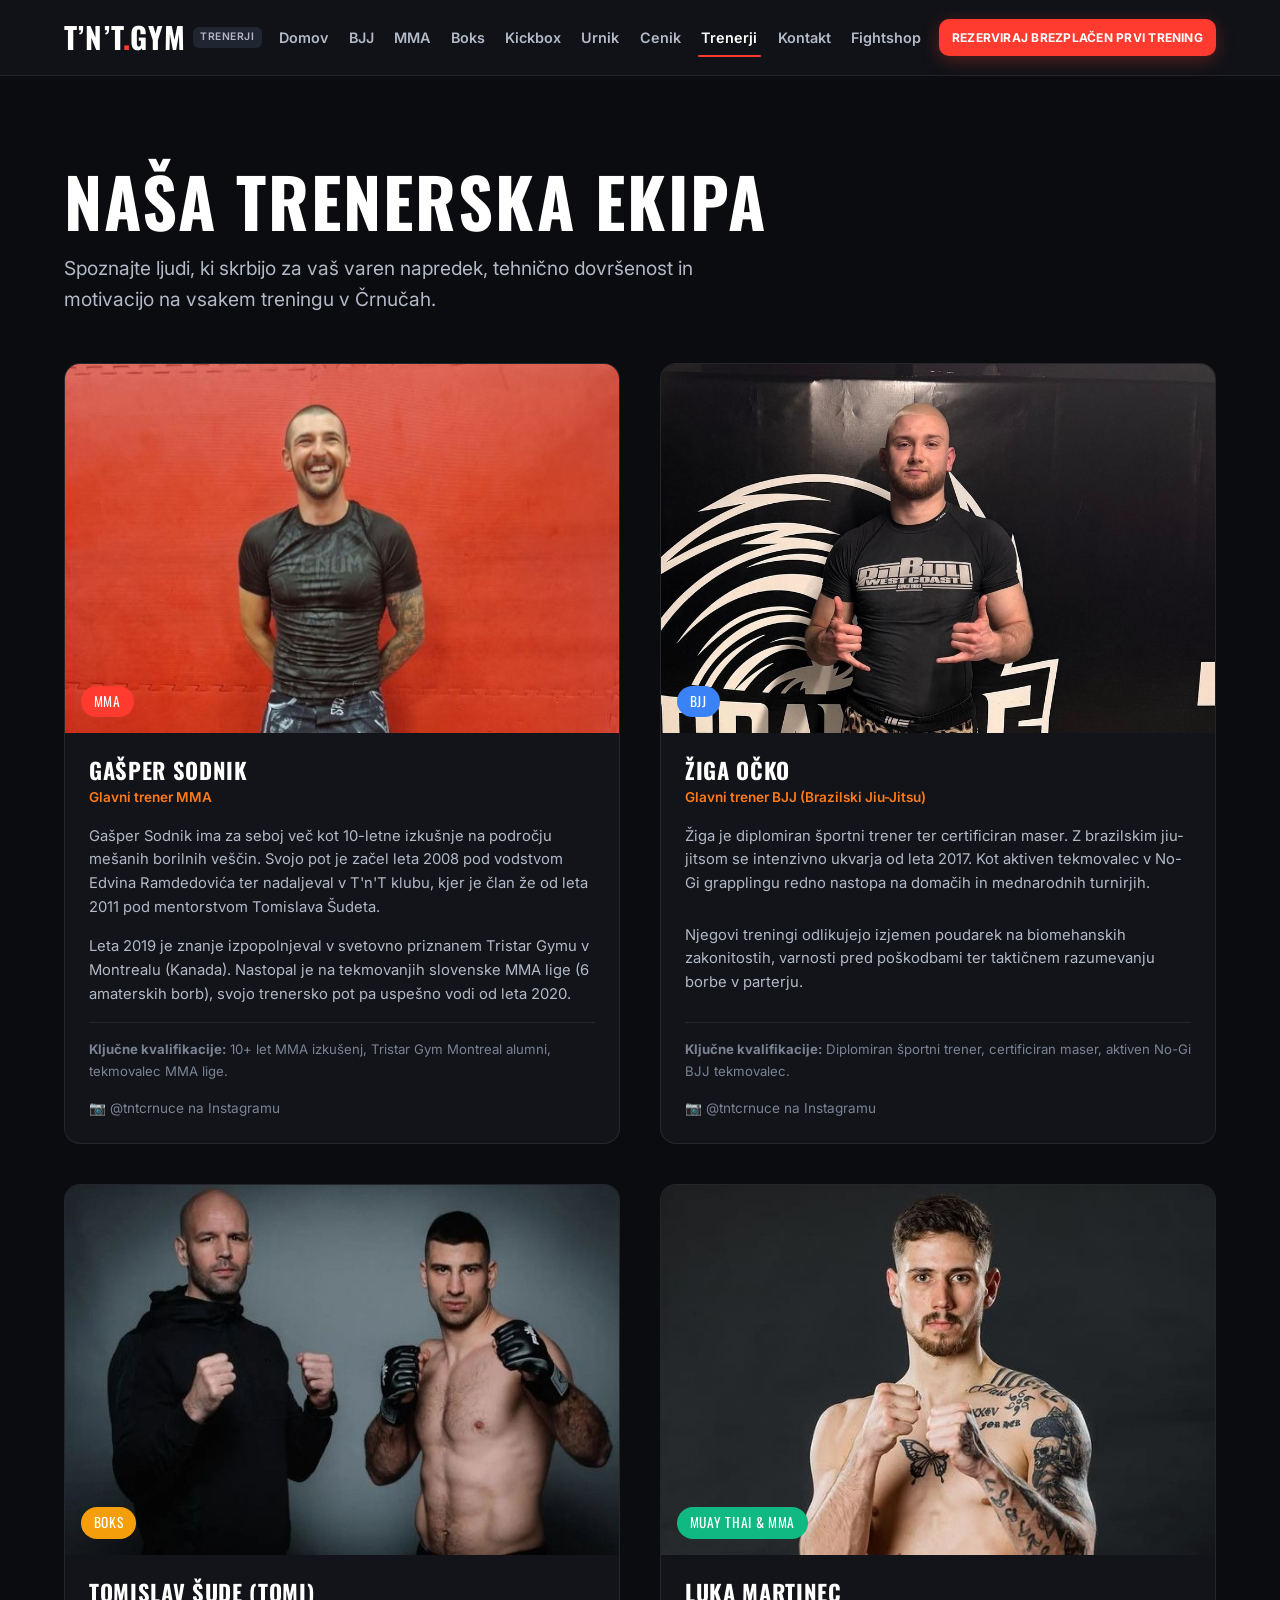
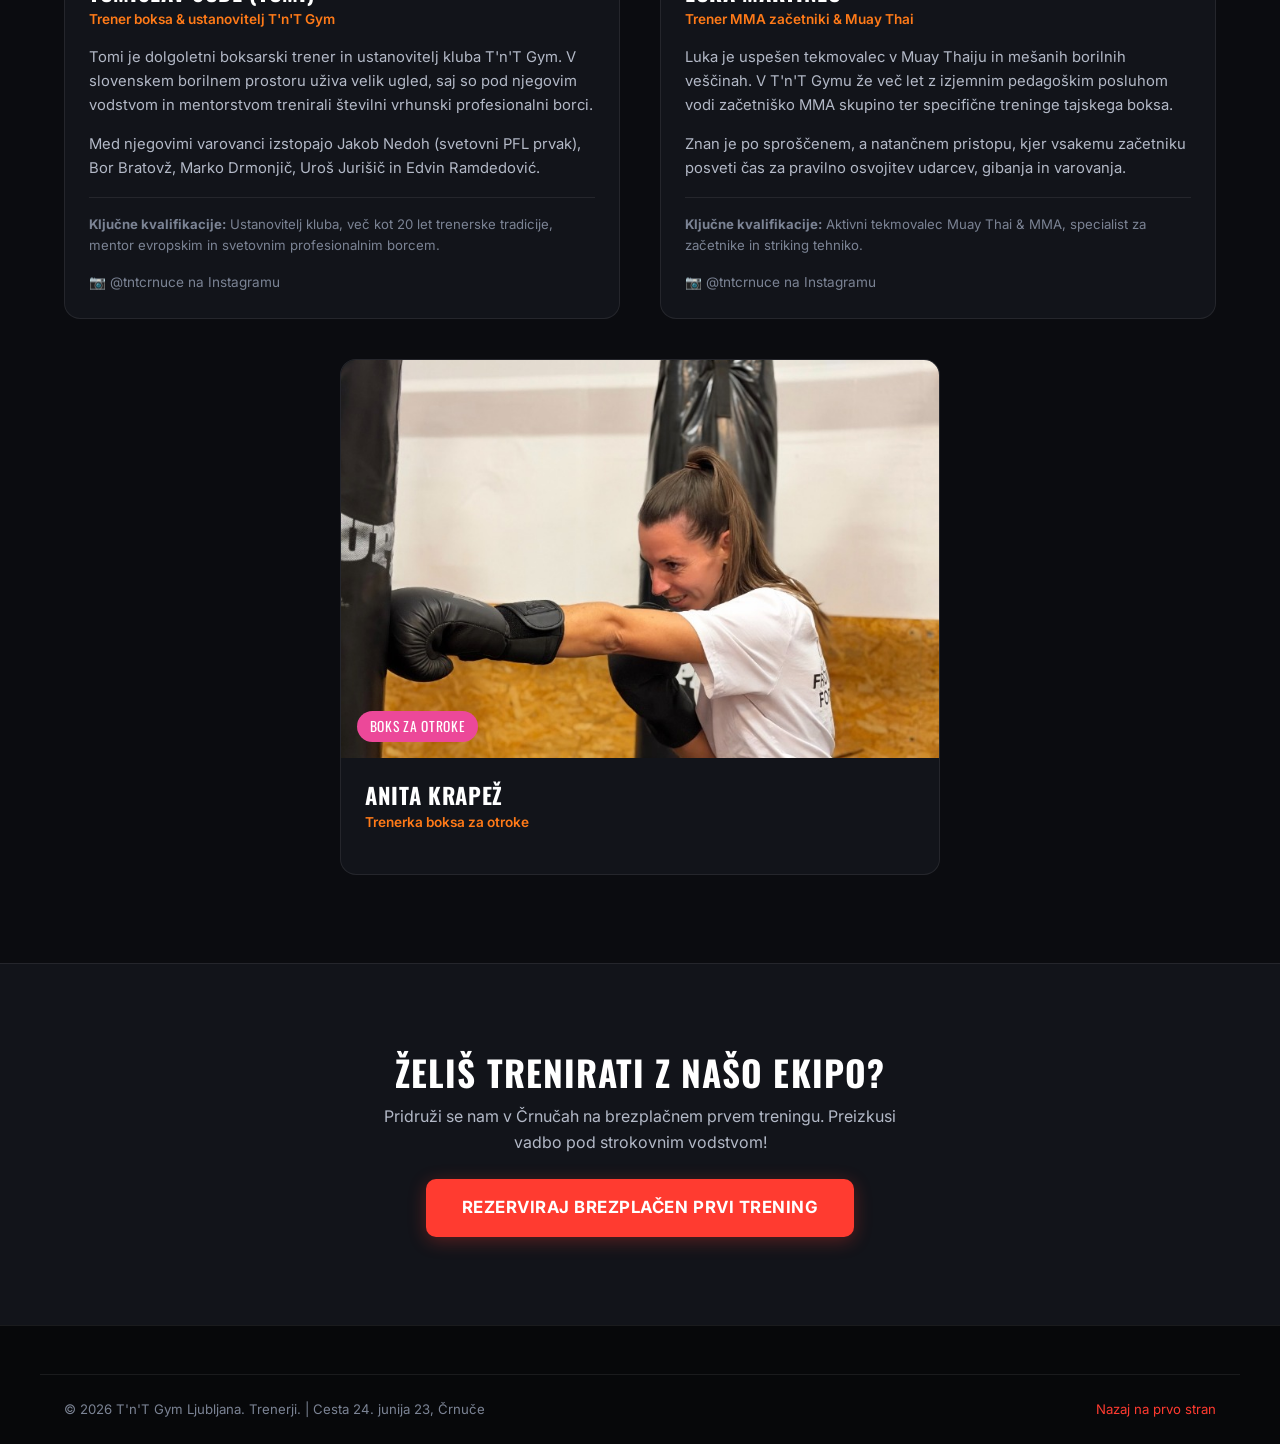
<file: trenerji.html>
<!DOCTYPE html>
<html lang="sl">
<head>
  <meta charset="utf-8">
  <meta name="viewport" content="width=device-width, initial-scale=1.0">
  <title>Trenerji | T'n'T Gym Ljubljana (Črnuče)</title>
  <meta name="description" content="Spoznaj ekipo strokovnih trenerjev T'n'T Gym Ljubljana. Gašper Sodnik, Žiga Očko, Tomislav Šude, Luka Martinec in Anita Krapež. Brezplačen prvi trening!">
  <meta name="keywords" content="trenerji BJJ Ljubljana, trener MMA Ljubljana, trener boksa Ljubljana, Tomislav Šude, Gašper Sodnik, Žiga Očko, Anita Krapež">
  <link rel="canonical" href="https://www.tnt-gym.si/trenerji.html">

  <link rel="preconnect" href="https://fonts.googleapis.com">
  <link rel="preconnect" href="https://fonts.gstatic.com" crossorigin>
  <link href="https://fonts.googleapis.com/css2?family=Inter:wght@400;500;600;700&family=Oswald:wght@500;600;700;800&display=swap" rel="stylesheet">
  <link rel="stylesheet" href="css/style.css">
</head>
<body>

  <!-- Sticky Header -->
  <header class="site-header">
    <div class="container header-container">
      <a href="index.html" class="brand-logo">
        <span>T’N’T<span class="logo-accent">.</span>GYM</span>
        <span class="brand-badge">TRENERJI</span>
      </a>
      <nav class="nav-desktop">
        <a href="index.html" class="nav-link">Domov</a>
        <a href="bjj.html" class="nav-link">BJJ</a>
        <a href="mma.html" class="nav-link">MMA</a>
        <a href="boks.html" class="nav-link">Boks</a>
        <a href="kickbox.html" class="nav-link">Kickbox</a>
        <a href="urnik.html" class="nav-link">Urnik</a>
        <a href="cenik.html" class="nav-link">Cenik</a>
        <a href="trenerji.html" class="nav-link active">Trenerji</a>
        <a href="kontakt.html" class="nav-link">Kontakt</a>
        <a href="https://www.fightshop.si" class="nav-link" target="_blank" rel="noopener noreferrer">Fightshop</a>
      </nav>
      <div style="display: flex; align-items: center; gap: 1rem;">
        <button class="btn btn-primary btn-sm btn-booking-trigger" data-program="">
          Rezerviraj brezplačen prvi trening
        </button>
        <button class="menu-toggle" aria-label="Meni"><span></span><span></span><span></span></button>
      </div>
    </div>
  </header>

  <!-- Mobile Drawer -->
  <div class="mobile-nav-backdrop"></div>
  <aside class="mobile-nav-drawer">
    <div>
      <span class="brand-logo">T’N’T<span class="logo-accent">.</span>GYM</span>
      <nav class="mobile-nav-links" style="margin-top: 1.5rem;">
        <a href="index.html" class="mobile-nav-link">Domov</a>
        <a href="bjj.html" class="mobile-nav-link">BJJ</a>
        <a href="mma.html" class="mobile-nav-link">MMA</a>
        <a href="boks.html" class="mobile-nav-link">Boks</a>
        <a href="kickbox.html" class="mobile-nav-link">Kickbox &amp; Muay Thai</a>
        <a href="otroci.html" class="mobile-nav-link">Otroški boks</a>
        <a href="urnik.html" class="mobile-nav-link">Urnik</a>
        <a href="cenik.html" class="mobile-nav-link">Cenik</a>
        <a href="trenerji.html" class="mobile-nav-link active">Trenerji</a>
        <a href="kontakt.html" class="mobile-nav-link">Kontakt</a>
        <a href="https://www.fightshop.si" class="mobile-nav-link" target="_blank" rel="noopener noreferrer">Fightshop</a>
      </nav>
    </div>
    <div style="margin-top: 2rem;">
      <button class="btn btn-primary btn-full btn-booking-trigger" data-program="">
        Rezerviraj brezplačen trening
      </button>
    </div>
  </aside>

  <!-- Hero Section -->
  <section class="page-intro">
    <div class="container">
      <h1 class="heading-hero">NAŠA TRENERSKA EKIPA</h1>
      <p class="lead" style="max-width: 700px; margin-top: 1rem;">
        Spoznajte ljudi, ki skrbijo za vaš varen napredek, tehnično dovršenost in motivacijo na vsakem treningu v Črnučah.
      </p>
    </div>
  </section>

  <!-- Coaches Detailed Grid -->
  <section class="section" style="padding-top: 0;">
    <div class="container">
      <div class="grid-2" style="gap: 2.5rem;">
        <!-- Coach 1: Gašper Sodnik -->
        <article class="coach-card">
          <div class="coach-photo-wrap">
            <span class="coach-discipline-tag">MMA</span>
            <img src="assets/images/coach-gasper.jpg" alt="Gašper Sodnik, glavni trener MMA" loading="lazy">
          </div>
          <div class="coach-body">
            <h2 class="coach-name">Gašper Sodnik</h2>
            <span class="coach-role">Glavni trener MMA</span>
            <p class="coach-bio">
              Gašper Sodnik ima za seboj več kot 10-letne izkušnje na področju mešanih borilnih veščin. Svojo pot je začel leta 2008 pod vodstvom Edvina Ramdedovića ter nadaljeval v T'n'T klubu, kjer je član že od leta 2011 pod mentorstvom Tomislava Šudeta.
            </p>
            <p class="coach-bio">
              Leta 2019 je znanje izpopolnjeval v svetovno priznanem Tristar Gymu v Montrealu (Kanada). Nastopal je na tekmovanjih slovenske MMA lige (6 amaterskih borb), svojo trenersko pot pa uspešno vodi od leta 2020.
            </p>
            <div class="coach-credentials">
              <strong>Ključne kvalifikacije:</strong> 10+ let MMA izkušenj, Tristar Gym Montreal alumni, tekmovalec MMA lige.
            </div>
            <a href="https://www.instagram.com/tntcrnuce/" target="_blank" rel="noopener" class="coach-social">
              📷 @tntcrnuce na Instagramu
            </a>
          </div>
        </article>

        <!-- Coach 2: Žiga Očko -->
        <article class="coach-card">
          <div class="coach-photo-wrap">
            <span class="coach-discipline-tag" style="background: #3b82f6;">BJJ</span>
            <img src="assets/images/coach-ziga.jpg" alt="Žiga Očko, trener BJJ" loading="lazy">
          </div>
          <div class="coach-body">
            <h2 class="coach-name">Žiga Očko</h2>
            <span class="coach-role">Glavni trener BJJ (Brazilski Jiu-Jitsu)</span>
            <p class="coach-bio">
              Žiga je diplomiran športni trener ter certificiran maser. Z brazilskim jiu-jitsom se intenzivno ukvarja od leta 2017. Kot aktiven tekmovalec v No-Gi grapplingu redno nastopa na domačih in mednarodnih turnirjih.
            </p>
            <p class="coach-bio">
              Njegovi treningi odlikujejo izjemen poudarek na biomehanskih zakonitostih, varnosti pred poškodbami ter taktičnem razumevanju borbe v parterju.
            </p>
            <div class="coach-credentials">
              <strong>Ključne kvalifikacije:</strong> Diplomiran športni trener, certificiran maser, aktiven No-Gi BJJ tekmovalec.
            </div>
            <a href="https://www.instagram.com/tntcrnuce/" target="_blank" rel="noopener" class="coach-social">
              📷 @tntcrnuce na Instagramu
            </a>
          </div>
        </article>

        <!-- Coach 3: Tomislav Šude -->
        <article class="coach-card">
          <div class="coach-photo-wrap">
            <span class="coach-discipline-tag" style="background: #f59e0b;">BOKS</span>
            <img src="assets/images/coach-tomi.jpg" alt="Tomislav Šude, trener boksa" loading="lazy">
          </div>
          <div class="coach-body">
            <h2 class="coach-name">Tomislav Šude (Tomi)</h2>
            <span class="coach-role">Trener boksa &amp; ustanovitelj T'n'T Gym</span>
            <p class="coach-bio">
              Tomi je dolgoletni boksarski trener in ustanovitelj kluba T'n'T Gym. V slovenskem borilnem prostoru uživa velik ugled, saj so pod njegovim vodstvom in mentorstvom trenirali številni vrhunski profesionalni borci.
            </p>
            <p class="coach-bio">
              Med njegovimi varovanci izstopajo Jakob Nedoh (svetovni PFL prvak), Bor Bratovž, Marko Drmonjič, Uroš Jurišič in Edvin Ramdedović.
            </p>
            <div class="coach-credentials">
              <strong>Ključne kvalifikacije:</strong> Ustanovitelj kluba, več kot 20 let trenerske tradicije, mentor evropskim in svetovnim profesionalnim borcem.
            </div>
            <a href="https://www.instagram.com/tntcrnuce/" target="_blank" rel="noopener" class="coach-social">
              📷 @tntcrnuce na Instagramu
            </a>
          </div>
        </article>

        <!-- Coach 4: Luka Martinec -->
        <article class="coach-card">
          <div class="coach-photo-wrap">
            <span class="coach-discipline-tag" style="background: #10b981;">MUAY THAI &amp; MMA</span>
            <img src="assets/images/coach-luka.jpg" alt="Luka Martinec, trener tajskega boksa in MMA začetnikov" loading="lazy">
          </div>
          <div class="coach-body">
            <h2 class="coach-name">Luka Martinec</h2>
            <span class="coach-role">Trener MMA začetniki &amp; Muay Thai</span>
            <p class="coach-bio">
              Luka je uspešen tekmovalec v Muay Thaiju in mešanih borilnih veščinah. V T'n'T Gymu že več let z izjemnim pedagoškim posluhom vodi začetniško MMA skupino ter specifične treninge tajskega boksa.
            </p>
            <p class="coach-bio">
              Znan je po sproščenem, a natančnem pristopu, kjer vsakemu začetniku posveti čas za pravilno osvojitev udarcev, gibanja in varovanja.
            </p>
            <div class="coach-credentials">
              <strong>Ključne kvalifikacije:</strong> Aktivni tekmovalec Muay Thai &amp; MMA, specialist za začetnike in striking tehniko.
            </div>
            <a href="https://www.instagram.com/tntcrnuce/" target="_blank" rel="noopener" class="coach-social">
              📷 @tntcrnuce na Instagramu
            </a>
          </div>
        </article>

        <!-- Coach 5: Anita Krapež -->
        <article class="coach-card" style="grid-column: 1 / -1; max-width: 600px; margin: 0 auto; width: 100%;">
          <div class="coach-photo-wrap">
            <span class="coach-discipline-tag" style="background: #ec4899;">BOKS ZA OTROKE</span>
            <img src="assets/images/anita-krapez-trening.jpg" alt="Anita Krapež, trenerka boksa za otroke" loading="lazy" style="object-position: center 30%;">
          </div>
          <div class="coach-body">
            <h2 class="coach-name">Anita Krapež</h2>
            <span class="coach-role">Trenerka boksa za otroke</span>
          </div>
        </article>
      </div>
    </div>
  </section>

  <!-- CTA Banner -->
  <section class="section" style="background: var(--bg-surface-1); text-align: center; border-top: 1px solid var(--border-subtle);">
    <div class="container">
      <h2 style="font-size: 2.2rem; margin-bottom: 0.75rem;">Želiš trenirati z našo ekipo?</h2>
      <p style="color: var(--text-secondary); max-width: 550px; margin: 0 auto 1.5rem auto;">
        Pridruži se nam v Črnučah na brezplačnem prvem treningu. Preizkusi vadbo pod strokovnim vodstvom!
      </p>
      <button class="btn btn-primary btn-lg btn-booking-trigger" data-program="">
        Rezerviraj brezplačen prvi trening
      </button>
    </div>
  </section>

  <!-- Footer -->
  <footer class="site-footer">
    <div class="container footer-bottom">
      <div>&copy; 2026 T'n'T Gym Ljubljana. Trenerji. | Cesta 24. junija 23, Črnuče</div>
      <div><a href="index.html" style="color: var(--color-brand);">Nazaj na prvo stran</a></div>
    </div>
  </footer>

  <!-- Booking Modal -->
  <div class="modal-overlay" id="bookingModal" role="dialog" aria-modal="true" aria-labelledby="modalTitle">
    <div class="modal-dialog" tabindex="-1">
      <button type="button" class="modal-close-btn" data-close-modal aria-label="Zapri obrazec">✕</button>

      <form id="bookingForm" action="https://formspree.io/f/xdealjvo" method="POST" novalidate>
        <input
          type="text"
          name="_gotcha"
          tabindex="-1"
          autocomplete="off"
          aria-hidden="true"
          class="honeypot"
        >
        <span class="section-tag" style="margin-bottom: 0.25rem;">Brezplačni preizkus</span>
        <h2 id="modalTitle" style="font-size: 1.85rem; margin-bottom: 0.5rem;">Prijava na brezplačen prvi trening</h2>
        <p style="font-size: 0.9rem; color: var(--text-secondary); margin-bottom: 1.5rem;">
          Izpolni podatke in kontaktirali te bomo s potrditvijo termina ter vsemi napotki za prvi obisk.
        </p>

        <div id="bookingErrorBanner" class="form-error-banner" role="alert" aria-live="polite" hidden></div>

        <div class="form-group">
          <label for="modalName" class="form-label">Ime in priimek *</label>
          <input type="text" id="modalName" name="ime_in_priimek" class="form-control" placeholder="npr. Marko Kovač" required>
        </div>

        <div class="form-row">
          <div class="form-group">
            <label for="modalPhone" class="form-label">Telefon *</label>
            <input type="tel" id="modalPhone" name="telefon" class="form-control" placeholder="041 123 456" required>
          </div>
          <div class="form-group">
            <label for="modalEmail" class="form-label">E-pošta *</label>
            <input type="email" id="modalEmail" name="email" class="form-control" placeholder="Vpišite svoj e-poštni naslov" required>
          </div>
        </div>

        <div class="form-row">
          <div class="form-group">
            <label for="modalProgramSelect" class="form-label">Izberi program *</label>
            <select id="modalProgramSelect" name="program" class="form-control" required>
              <option value="" disabled selected>-- Izberi program --</option>
              <option value="BJJ">BJJ</option>
              <option value="MMA">MMA</option>
              <option value="Boks">Boks</option>
              <option value="Kickbox & Muay Thai">Kickbox &amp; Muay Thai</option>
              <option value="Otroški boks">Otroški boks</option>
              <option value="Nisem prepričan/-a">Nisem prepričan/-a</option>
            </select>
          </div>
          <div class="form-group">
            <label for="modalExp" class="form-label">Stopnja izkušenj *</label>
            <select id="modalExp" name="stopnja_izkusenj" class="form-control" required>
              <option value="Popolni začetnik/-ca">Popolni začetnik/-ca</option>
              <option value="Nekaj izkušenj">Nekaj izkušenj</option>
              <option value="Napredni/-a">Napredni/-a</option>
            </select>
          </div>
        </div>

        <div class="form-group">
          <label for="modalTimeInput" class="form-label">Želeni dan ali termin</label>
          <input type="text" id="modalTimeInput" name="zeleni_termin" class="form-control" placeholder="npr. Torek ob 19:00 ali kadarkoli popoldne">
        </div>

        <div class="form-group">
          <label for="modalMsg" class="form-label">Sporočilo</label>
          <textarea id="modalMsg" name="sporocilo" class="form-control" rows="2" placeholder="Morebitna vprašanja..."></textarea>
        </div>

        <div class="form-checkbox-group">
          <input type="checkbox" id="modalPrivacyConsent" name="privacy_consent" value="Da" class="form-checkbox" required>
          <label for="modalPrivacyConsent" class="form-checkbox-label">
            Strinjam se, da T’n’T Gym moje podatke uporabi izključno za odgovor na moje povpraševanje. *
          </label>
        </div>

        <button type="submit" class="btn btn-primary btn-full btn-lg" style="margin-top: 0.5rem;">
          Rezerviraj brezplačen prvi trening
        </button>
      </form>

      <div id="bookingSuccessState" class="success-state">
        <div class="success-icon">✓</div>
        <h3 style="font-size: 1.75rem; margin-bottom: 0.75rem;">Prijava uspešno poslana!</h3>
        <p style="color: var(--text-secondary); margin-bottom: 1.5rem; line-height: 1.6;">
          Hvala! Tvojo prijavo smo prejeli. Kontaktirali te bomo čim prej za potrditev brezplačnega treninga.
        </p>
        <button type="button" class="btn btn-secondary btn-full" data-close-modal>Zapri</button>
      </div>
    </div>
  </div>

  <script src="js/schedule-data.js"></script>
  <script src="js/main.js"></script>
</body>
</html>
</file>
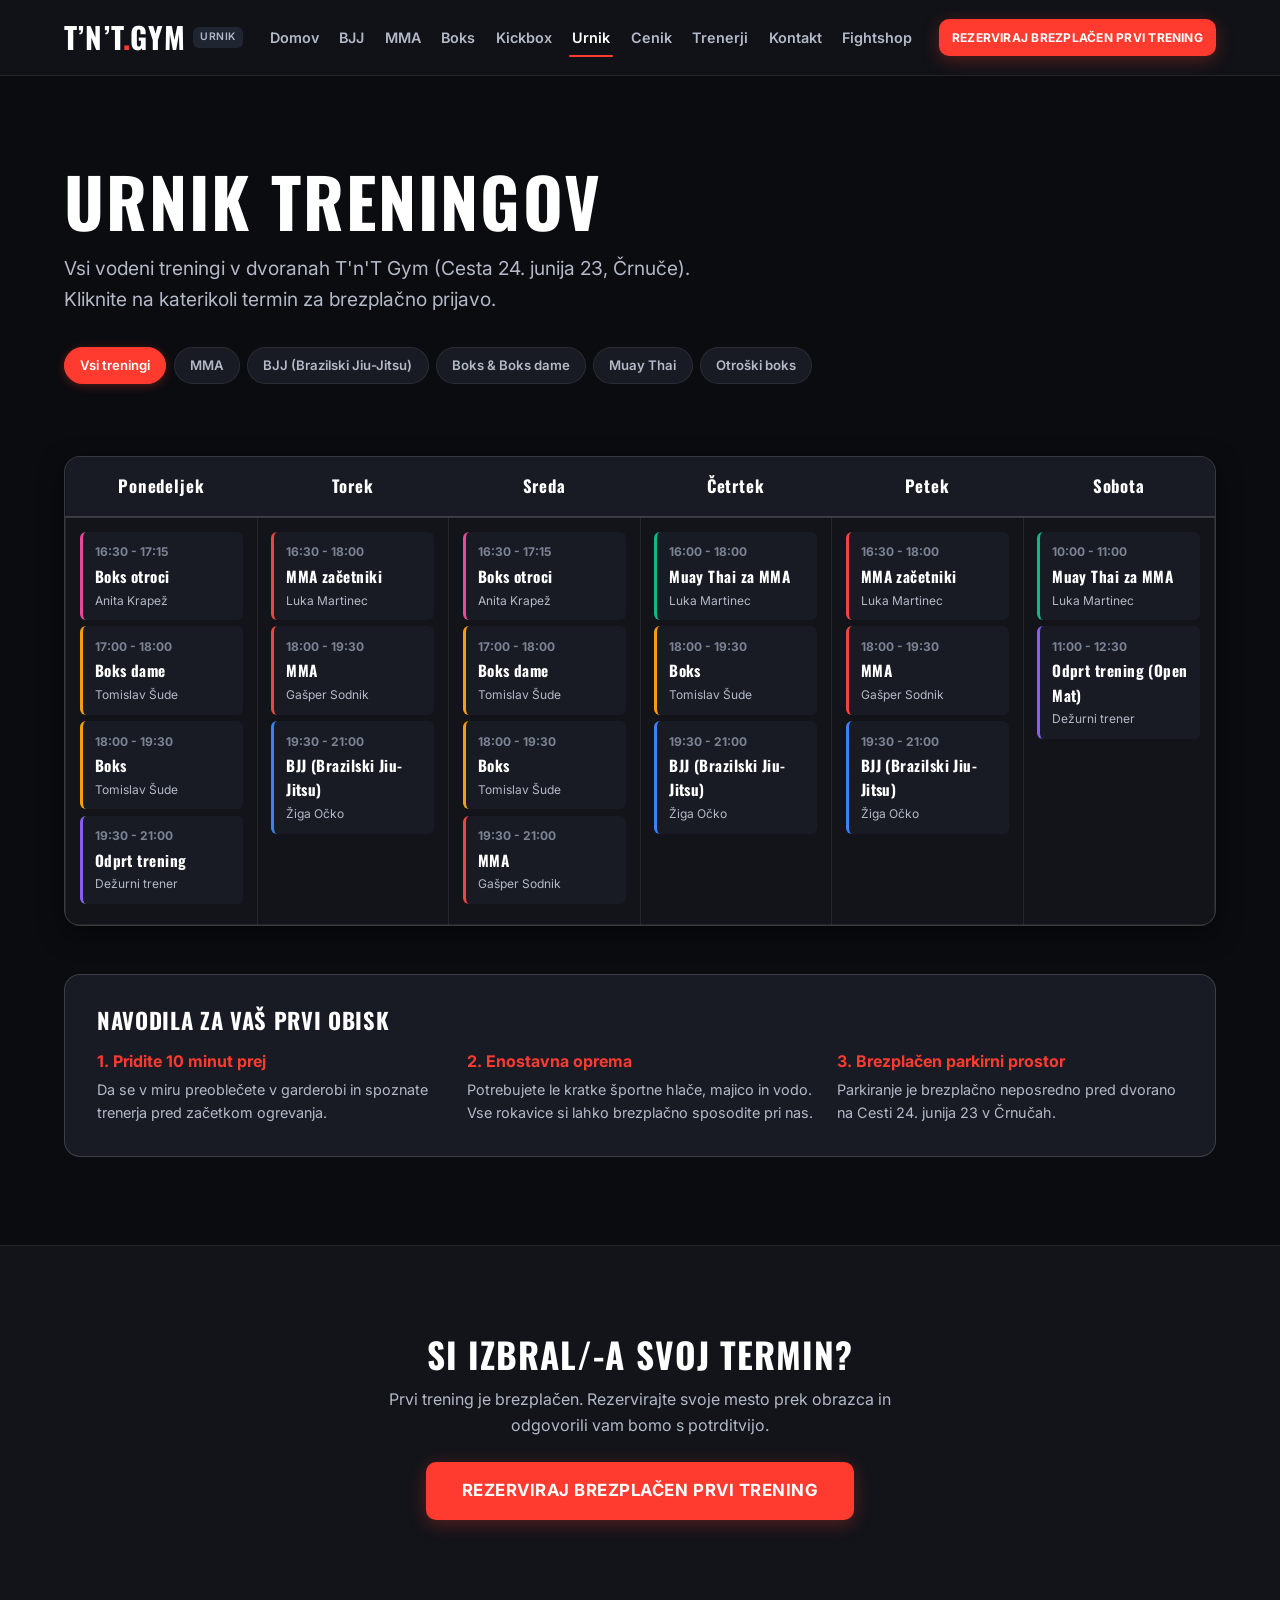
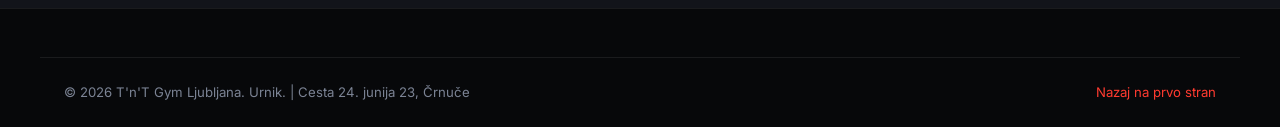
<file: urnik.html>
<!DOCTYPE html>
<html lang="sl">
<head>
  <meta charset="utf-8">
  <meta name="viewport" content="width=device-width, initial-scale=1.0">
  <title>Urnik treningov | T'n'T Gym Ljubljana (Črnuče)</title>
  <meta name="description" content="Preveri tedenski urnik vodenih treningov za BJJ, MMA, boks, kickbox in boks za otroke v T'n'T Gym Ljubljana (Črnuče). Rezerviraj brezplačen prvi trening!">
  <meta name="keywords" content="urnik BJJ Ljubljana, urnik MMA Ljubljana, urnik boks Ljubljana, treningi Črnuče">
  <link rel="canonical" href="https://www.tnt-gym.si/urnik.html">

  <link rel="preconnect" href="https://fonts.googleapis.com">
  <link rel="preconnect" href="https://fonts.gstatic.com" crossorigin>
  <link href="https://fonts.googleapis.com/css2?family=Inter:wght@400;500;600;700&family=Oswald:wght@500;600;700;800&display=swap" rel="stylesheet">
  <link rel="stylesheet" href="css/style.css">
</head>
<body>

  <!-- Sticky Header -->
  <header class="site-header">
    <div class="container header-container">
      <a href="index.html" class="brand-logo">
        <span>T’N’T<span class="logo-accent">.</span>GYM</span>
        <span class="brand-badge">URNIK</span>
      </a>
      <nav class="nav-desktop">
        <a href="index.html" class="nav-link">Domov</a>
        <a href="bjj.html" class="nav-link">BJJ</a>
        <a href="mma.html" class="nav-link">MMA</a>
        <a href="boks.html" class="nav-link">Boks</a>
        <a href="kickbox.html" class="nav-link">Kickbox</a>
        <a href="urnik.html" class="nav-link active">Urnik</a>
        <a href="cenik.html" class="nav-link">Cenik</a>
        <a href="trenerji.html" class="nav-link">Trenerji</a>
        <a href="kontakt.html" class="nav-link">Kontakt</a>
        <a href="https://www.fightshop.si" class="nav-link" target="_blank" rel="noopener noreferrer">Fightshop</a>
      </nav>
      <div style="display: flex; align-items: center; gap: 1rem;">
        <button type="button" class="btn btn-primary btn-sm btn-booking-trigger" data-program="">
          Rezerviraj brezplačen prvi trening
        </button>
        <button class="menu-toggle" aria-label="Meni"><span></span><span></span><span></span></button>
      </div>
    </div>
  </header>

  <!-- Mobile Drawer -->
  <div class="mobile-nav-backdrop"></div>
  <aside class="mobile-nav-drawer">
    <div>
      <span class="brand-logo">T’N’T<span class="logo-accent">.</span>GYM</span>
      <nav class="mobile-nav-links" style="margin-top: 1.5rem;">
        <a href="index.html" class="mobile-nav-link">Domov</a>
        <a href="bjj.html" class="mobile-nav-link">BJJ</a>
        <a href="mma.html" class="mobile-nav-link">MMA</a>
        <a href="boks.html" class="mobile-nav-link">Boks</a>
        <a href="kickbox.html" class="mobile-nav-link">Kickbox &amp; Muay Thai</a>
        <a href="otroci.html" class="mobile-nav-link">Otroški boks</a>
        <a href="urnik.html" class="mobile-nav-link active">Urnik</a>
        <a href="cenik.html" class="mobile-nav-link">Cenik</a>
        <a href="trenerji.html" class="mobile-nav-link">Trenerji</a>
        <a href="kontakt.html" class="mobile-nav-link">Kontakt</a>
        <a href="https://www.fightshop.si" class="mobile-nav-link" target="_blank" rel="noopener noreferrer">Fightshop</a>
      </nav>
    </div>
    <div style="margin-top: 2rem;">
      <button type="button" class="btn btn-primary btn-full btn-booking-trigger" data-program="">
        Rezerviraj brezplačen trening
      </button>
    </div>
  </aside>

  <!-- Hero Section -->
  <section class="page-intro">
    <div class="container">
      <h1 class="heading-hero">URNIK TRENINGOV</h1>
      <p class="lead" style="max-width: 680px; margin-top: 1rem;">
        Vsi vodeni treningi v dvoranah T'n'T Gym (Cesta 24. junija 23, Črnuče). Kliknite na katerikoli termin za brezplačno prijavo.
      </p>

      <!-- Filter Buttons -->
      <div class="schedule-controls" style="margin-top: 2rem;">
        <button class="filter-btn active" data-sport="all">Vsi treningi</button>
        <button class="filter-btn" data-sport="mma">MMA</button>
        <button class="filter-btn" data-sport="bjj">BJJ (Brazilski Jiu-Jitsu)</button>
        <button class="filter-btn" data-sport="box">Boks &amp; Boks dame</button>
        <button class="filter-btn" data-sport="mt">Muay Thai</button>
        <button class="filter-btn" data-sport="kids">Otroški boks</button>
      </div>
    </div>
  </section>

  <!-- Timetable Section -->
  <section class="section" style="padding-top: 0;">
    <div class="container">
      <!-- Timetable Mount Target -->
      <div class="timetable-mount">
        <!-- Rendered by js/main.js -->
      </div>

      <!-- Koristna navodila za prvi obisk -->
      <div style="margin-top: 3rem; background: var(--bg-surface-2); border: 1px solid var(--border-strong); border-radius: var(--radius-lg); padding: 2rem;">
        <h3 style="font-size: 1.4rem; margin-bottom: 1rem; color: #ffffff;">Navodila za vaš prvi obisk</h3>
        <div style="display: grid; grid-template-columns: repeat(auto-fit, minmax(260px, 1fr)); gap: 1.5rem;">
          <div>
            <strong style="color: var(--color-brand); display: block; margin-bottom: 0.25rem;">1. Pridite 10 minut prej</strong>
            <p style="font-size: 0.9rem; color: var(--text-secondary);">Da se v miru preoblečete v garderobi in spoznate trenerja pred začetkom ogrevanja.</p>
          </div>
          <div>
            <strong style="color: var(--color-brand); display: block; margin-bottom: 0.25rem;">2. Enostavna oprema</strong>
            <p style="font-size: 0.9rem; color: var(--text-secondary);">Potrebujete le kratke športne hlače, majico in vodo. Vse rokavice si lahko brezplačno sposodite pri nas.</p>
          </div>
          <div>
            <strong style="color: var(--color-brand); display: block; margin-bottom: 0.25rem;">3. Brezplačen parkirni prostor</strong>
            <p style="font-size: 0.9rem; color: var(--text-secondary);">Parkiranje je brezplačno neposredno pred dvorano na Cesti 24. junija 23 v Črnučah.</p>
          </div>
        </div>
      </div>
    </div>
  </section>

  <!-- CTA Section -->
  <section class="section" style="background: var(--bg-surface-1); text-align: center; border-top: 1px solid var(--border-subtle);">
    <div class="container">
      <h2 style="font-size: 2.2rem; margin-bottom: 0.75rem;">Si izbral/-a svoj termin?</h2>
      <p style="color: var(--text-secondary); max-width: 540px; margin: 0 auto 1.5rem auto;">
        Prvi trening je brezplačen. Rezervirajte svoje mesto prek obrazca in odgovorili vam bomo s potrditvijo.
      </p>
      <button type="button" class="btn btn-primary btn-lg btn-booking-trigger" data-program="">
        Rezerviraj brezplačen prvi trening
      </button>
    </div>
  </section>

  <!-- Footer -->
  <footer class="site-footer">
    <div class="container footer-bottom">
      <div>&copy; 2026 T'n'T Gym Ljubljana. Urnik. | Cesta 24. junija 23, Črnuče</div>
      <div><a href="index.html" style="color: var(--color-brand);">Nazaj na prvo stran</a></div>
    </div>
  </footer>

  <!-- =========================================================================
       REUSABLE BOOKING MODAL (FORMSPREE INTEGRATION)
       ========================================================================= -->
  <div class="modal-overlay" id="bookingModal" role="dialog" aria-modal="true" aria-labelledby="modalTitle" aria-hidden="true">
    <div class="modal-dialog" tabindex="-1">
      <button type="button" class="modal-close-btn" data-close-modal aria-label="Zapri obrazec">✕</button>

      <form
        id="bookingForm"
        action="https://formspree.io/f/xdealjvo"
        method="POST"
        novalidate
      >
        <span class="section-tag" style="margin-bottom: 0.5rem;">Brezplačen preizkus</span>
        <h2 id="modalTitle" style="font-size: 1.85rem; margin-bottom: 0.5rem;">Rezerviraj brezplačen prvi trening</h2>
        <p style="font-size: 0.9rem; color: var(--text-secondary); margin-bottom: 1.25rem;">
          Izpolni spodnja polja. Po oddaji te kontaktiramo za potrditev termina in kratek nasvet glede opreme.
        </p>

        <input
          type="text"
          name="_gotcha"
          tabindex="-1"
          autocomplete="off"
          aria-hidden="true"
          class="honeypot"
        >

        <div id="bookingErrorBanner" class="form-error-banner" role="alert" aria-live="polite" hidden></div>

        <div class="form-group">
          <label for="booking-ime" class="form-label">Ime in priimek *</label>
          <input
            type="text"
            id="booking-ime"
            name="ime_in_priimek"
            class="form-control"
            placeholder="npr. Luka Kovač"
            autocomplete="name"
            required
          >
        </div>

        <div class="form-row">
          <div class="form-group">
            <label for="booking-telefon" class="form-label">Telefon *</label>
            <input
              type="tel"
              id="booking-telefon"
              name="telefon"
              class="form-control"
              placeholder="041 123 456"
              autocomplete="tel"
              required
            >
          </div>
          <div class="form-group">
            <label for="booking-email" class="form-label">E-pošta *</label>
            <input
              type="email"
              id="booking-email"
              name="email"
              class="form-control"
              placeholder="Vpišite svoj e-poštni naslov"
              autocomplete="email"
              required
            >
          </div>
        </div>

        <div class="form-row">
          <div class="form-group">
            <label for="booking-program" class="form-label">Izberi program *</label>
            <select
              id="booking-program"
              name="program"
              class="form-control"
              required
            >
              <option value="" disabled selected>Izberi program ...</option>
              <option value="BJJ">BJJ</option>
              <option value="MMA">MMA</option>
              <option value="Boks">Boks</option>
              <option value="Kickbox &amp; Muay Thai">Kickbox &amp; Muay Thai</option>
              <option value="Otroški boks">Otroški boks</option>
              <option value="Nisem prepričan/-a">Nisem prepričan/-a</option>
            </select>
          </div>
          <div class="form-group">
            <label for="booking-izkusnje" class="form-label">Stopnja izkušenj *</label>
            <select
              id="booking-izkusnje"
              name="stopnja_izkusenj"
              class="form-control"
              required
            >
              <option value="" disabled selected>Izberi stopnjo izkušenj ...</option>
              <option value="Popolni začetnik/-ca">Popolni začetnik/-ca</option>
              <option value="Nekaj izkušenj">Nekaj izkušenj</option>
              <option value="Napredni/-a">Napredni/-a</option>
            </select>
          </div>
        </div>

        <div class="form-group">
          <label for="booking-termin" class="form-label">Želeni dan ali termin</label>
          <input
            type="text"
            id="booking-termin"
            name="zeleni_termin"
            class="form-control"
            placeholder="npr. Torek ob 16:30 ali čim prej"
          >
        </div>

        <div class="form-group">
          <label for="booking-sporocilo" class="form-label">Sporočilo</label>
          <textarea
            id="booking-sporocilo"
            name="sporocilo"
            class="form-control"
            rows="2"
            placeholder="Morebitno vprašanje za trenerja..."
          ></textarea>
        </div>

        <div class="form-group form-checkbox-group">
          <input
            type="checkbox"
            id="booking-gdpr"
            name="privacy_consent"
            value="da"
            class="form-checkbox"
            required
          >
          <label for="booking-gdpr" class="form-checkbox-label">
            Strinjam se, da T’n’T Gym moje podatke uporabi izključno za odgovor na moje povpraševanje.
          </label>
        </div>

        <button type="submit" id="bookingSubmitBtn" class="btn btn-primary btn-full btn-lg" style="margin-top: 0.5rem;">
          Potrdi rezervacijo
        </button>
        <p style="text-align: center; font-size: 0.75rem; color: var(--text-muted); margin-top: 0.75rem;">
          Brez obveznosti. Prvi trening je 100% brezplačen.
        </p>
      </form>

      <div id="bookingSuccessState" class="success-state" role="status" aria-live="polite" hidden>
        <div class="success-icon">
          <svg width="40" height="40" viewBox="0 0 24 24" fill="none" stroke="currentColor" stroke-width="3"><polyline points="20 6 9 17 4 12"/></svg>
        </div>
        <p style="color: #ffffff; font-size: 1.05rem; font-weight: 600; line-height: 1.6; margin-bottom: 1.5rem;">
          Hvala! Tvojo prijavo smo prejeli. Kontaktirali te bomo čim prej za potrditev brezplačnega treninga.
        </p>
        <button type="button" class="btn btn-secondary btn-full" data-close-modal>
          Zapri
        </button>
      </div>
    </div>
  </div>

  <script src="js/schedule-data.js"></script>
  <script src="js/main.js"></script>
</body>
</html>
</file>
<file: css/style.css>
/* ==========================================================================
   T'N'T GYM LJUBLJANA - DESIGN SYSTEM & MASTER STYLESHEET
   Sporty, energetic, modern dark-theme for martial arts gym in Ljubljana-Črnuče
   Mobile-First Responsive Architecture
   ========================================================================== */

/* --------------------------------------------------------------------------
   1. CSS Custom Properties / Design Tokens
   -------------------------------------------------------------------------- */
:root {
  /* Colors */
  --bg-body: #0b0c10;
  --bg-surface-1: #12141a;
  --bg-surface-2: #181b24;
  --bg-surface-3: #202532;
  --bg-glass: rgba(18, 20, 26, 0.88);

  --border-subtle: rgba(255, 255, 255, 0.08);
  --border-strong: rgba(255, 255, 255, 0.16);
  --border-accent: #ff3b30;

  --text-primary: #ffffff;
  --text-secondary: #b3b9c7;
  --text-muted: #7b8394;
  --text-inverse: #0b0c10;

  --color-brand: #ff3b30;         /* Athletic Red */
  --color-brand-hover: #e02d23;
  --color-brand-glow: rgba(255, 59, 48, 0.3);
  --color-orange: #ff7a18;        /* Energy Accent */
  --color-gold: #f5a623;
  --color-success: #10b981;
  --color-dark-gold: #382d12;

  /* Typography */
  --font-display: 'Oswald', 'Bebas Neue', -apple-system, BlinkMacSystemFont, "Segoe UI", Roboto, sans-serif;
  --font-body: 'Inter', system-ui, -apple-system, BlinkMacSystemFont, "Segoe UI", Roboto, sans-serif;

  /* Spacing */
  --space-2xs: 0.25rem;
  --space-xs: 0.5rem;
  --space-sm: 0.75rem;
  --space-md: 1rem;
  --space-lg: 1.5rem;
  --space-xl: 2rem;
  --space-2xl: 3rem;
  --space-3xl: 4rem;
  --space-4xl: 5.5rem;

  /* Radii */
  --radius-sm: 6px;
  --radius-md: 10px;
  --radius-lg: 16px;
  --radius-full: 9999px;

  /* Shadows */
  --shadow-sm: 0 2px 8px rgba(0, 0, 0, 0.4);
  --shadow-md: 0 8px 24px rgba(0, 0, 0, 0.5);
  --shadow-lg: 0 16px 40px rgba(0, 0, 0, 0.7);
  --shadow-glow: 0 0 30px var(--color-brand-glow);

  /* Transitions */
  --transition-fast: 150ms ease;
  --transition-base: 250ms cubic-bezier(0.16, 1, 0.3, 1);
  --transition-smooth: 350ms cubic-bezier(0.16, 1, 0.3, 1);

  /* Container */
  --container-max: 1200px;
  --header-height: 68px;
}

@media (min-width: 768px) {
  :root {
    --header-height: 76px;
  }
}

/* --------------------------------------------------------------------------
   2. Reset & Base Styles (Strict Mobile Viewport Containment)
   -------------------------------------------------------------------------- */
*, *::before, *::after {
  box-sizing: border-box;
  margin: 0;
  padding: 0;
}

html {
  font-size: 16px;
  scroll-behavior: smooth;
  scroll-padding-top: calc(var(--header-height) + 1rem);
  -webkit-text-size-adjust: 100%;
  width: 100%;
  max-width: 100vw;
  overflow-x: hidden;
}

body {
  font-family: var(--font-body);
  background-color: var(--bg-body);
  color: var(--text-primary);
  line-height: 1.6;
  font-weight: 400;
  width: 100%;
  max-width: 100vw;
  overflow-x: hidden;
  text-rendering: optimizeLegibility;
  -webkit-font-smoothing: antialiased;
}

img, svg, picture, iframe {
  display: block;
  max-width: 100%;
  height: auto;
}

a {
  color: inherit;
  text-decoration: none;
  transition: color var(--transition-fast);
}

button, input, select, textarea {
  font: inherit;
  color: inherit;
  max-width: 100%;
}

ul, ol {
  list-style: none;
}

/* --------------------------------------------------------------------------
   3. Typography Utilities
   -------------------------------------------------------------------------- */
h1, h2, h3, h4, h5, h6 {
  font-family: var(--font-display);
  font-weight: 700;
  letter-spacing: 0.03em;
  text-transform: uppercase;
  line-height: 1.15;
  color: var(--text-primary);
  overflow-wrap: break-word;
  word-wrap: break-word;
}

.heading-hero {
  font-size: clamp(2rem, 7.2vw, 4.25rem);
  font-weight: 800;
  line-height: 1.08;
}

.heading-section {
  font-size: clamp(1.65rem, 5vw, 2.75rem);
  margin-bottom: var(--space-xs);
}

.heading-card {
  font-size: clamp(1.25rem, 2.5vw, 1.55rem);
}

.section-tag {
  display: inline-flex;
  align-items: center;
  gap: var(--space-xs);
  font-family: var(--font-body);
  font-size: 0.78rem;
  font-weight: 700;
  letter-spacing: 0.08em;
  text-transform: uppercase;
  color: var(--color-brand);
  background: rgba(255, 59, 48, 0.12);
  border: 1px solid rgba(255, 59, 48, 0.25);
  padding: 0.25rem 0.75rem;
  border-radius: var(--radius-full);
  margin-bottom: var(--space-sm);
  max-width: 100%;
}

.text-gradient {
  background: linear-gradient(135deg, #ffffff 35%, var(--color-brand) 100%);
  -webkit-background-clip: text;
  -webkit-text-fill-color: transparent;
}

.lead {
  font-size: clamp(0.98rem, 2vw, 1.2rem);
  color: var(--text-secondary);
  line-height: 1.6;
}

/* --------------------------------------------------------------------------
   4. Layout & Containers
   -------------------------------------------------------------------------- */
.container {
  width: 100%;
  max-width: var(--container-max);
  margin-left: auto;
  margin-right: auto;
  padding-left: 1.15rem;
  padding-right: 1.15rem;
}

@media (min-width: 640px) {
  .container {
    padding-left: var(--space-lg);
    padding-right: var(--space-lg);
  }
}

.section {
  padding-top: 3rem;
  padding-bottom: 3rem;
  position: relative;
}

@media (min-width: 992px) {
  .section {
    padding-top: var(--space-4xl);
    padding-bottom: var(--space-4xl);
  }
}

.section-header {
  text-align: center;
  max-width: 720px;
  margin: 0 auto 2rem auto;
}

@media (min-width: 768px) {
  .section-header {
    margin-bottom: var(--space-2xl);
  }
}

.section-header.text-left {
  text-align: left;
  margin-left: 0;
}

.grid-2,
.grid-3,
.grid-4 {
  display: grid;
  grid-template-columns: minmax(0, 1fr);
  gap: 1.25rem;
}

@media (min-width: 640px) {
  .grid-2 { grid-template-columns: repeat(2, minmax(0, 1fr)); gap: var(--space-xl); }
  .grid-4 { grid-template-columns: repeat(2, minmax(0, 1fr)); gap: var(--space-lg); }
}

@media (min-width: 992px) {
  .grid-3 { grid-template-columns: repeat(3, minmax(0, 1fr)); gap: var(--space-lg); }
  .grid-4 { grid-template-columns: repeat(4, minmax(0, 1fr)); gap: var(--space-lg); }
}

/* --------------------------------------------------------------------------
   5. Buttons & Interactive Elements (Mobile-Safe Wrapping & Sizing)
   -------------------------------------------------------------------------- */
.btn {
  display: inline-flex;
  align-items: center;
  justify-content: center;
  gap: var(--space-xs);
  padding: 0.8rem 1.25rem;
  font-family: var(--font-body);
  font-size: 0.9rem;
  font-weight: 700;
  text-align: center;
  border-radius: var(--radius-md);
  border: 1px solid transparent;
  cursor: pointer;
  transition: all var(--transition-base);
  text-transform: uppercase;
  letter-spacing: 0.03em;
  white-space: normal;
  word-break: break-word;
  line-height: 1.3;
  max-width: 100%;
  user-select: none;
}

@media (min-width: 768px) {
  .btn {
    padding: 0.85rem 1.5rem;
    font-size: 0.925rem;
  }
}

.btn-primary {
  background: var(--color-brand);
  color: #ffffff;
  box-shadow: 0 4px 18px var(--color-brand-glow);
}

.btn-primary:hover {
  background: var(--color-brand-hover);
  transform: translateY(-2px);
  box-shadow: 0 6px 24px rgba(255, 59, 48, 0.45);
}

.btn-secondary {
  background: transparent;
  border-color: var(--border-strong);
  color: var(--text-primary);
}

.btn-secondary:hover {
  background: rgba(255, 255, 255, 0.08);
  border-color: var(--text-primary);
  transform: translateY(-2px);
}

.btn-sm {
  padding: 0.6rem 0.75rem;
  font-size: 0.75rem;
  letter-spacing: 0.02em;
}

.btn-lg {
  padding: 0.9rem 1.25rem;
  font-size: 0.925rem;
}

@media (min-width: 640px) {
  .btn-lg {
    padding: 1.05rem 2.2rem;
    font-size: 1.05rem;
  }
}

.btn-full {
  width: 100%;
}

.btn-icon {
  width: 1.2em;
  height: 1.2em;
  flex-shrink: 0;
  transition: transform var(--transition-fast);
}

.btn:hover .btn-icon {
  transform: translateX(3px);
}

/* --------------------------------------------------------------------------
   6. Sticky Header & Navigation
   -------------------------------------------------------------------------- */
.site-header {
  position: sticky;
  top: 0;
  left: 0;
  width: 100%;
  height: var(--header-height);
  background: var(--bg-glass);
  backdrop-filter: blur(14px);
  -webkit-backdrop-filter: blur(14px);
  border-bottom: 1px solid var(--border-subtle);
  z-index: 100;
  transition: background var(--transition-base), border-color var(--transition-base);
}

.site-header.scrolled {
  background: rgba(11, 12, 16, 0.96);
  border-bottom-color: var(--border-strong);
  box-shadow: var(--shadow-sm);
}

.header-container {
  display: flex;
  align-items: center;
  justify-content: space-between;
  height: 100%;
  gap: 0.5rem;
}

.brand-logo {
  display: flex;
  align-items: center;
  gap: 0.4rem;
  font-family: var(--font-display);
  font-size: clamp(1.4rem, 4.5vw, 1.85rem);
  font-weight: 800;
  letter-spacing: 0.04em;
  color: #ffffff;
  flex-shrink: 0;
}

.brand-logo .logo-accent {
  color: var(--color-brand);
}

.brand-badge {
  font-size: 0.65rem;
  font-family: var(--font-body);
  background: var(--bg-surface-3);
  padding: 0.15rem 0.45rem;
  border-radius: var(--radius-sm);
  color: var(--text-secondary);
  letter-spacing: 0.05em;
  font-weight: 600;
}

@media (max-width: 380px) {
  .brand-badge {
    display: none;
  }
}

/* Hide the wide header CTA button on small mobile screens so logo + hamburger fit cleanly */
.site-header .btn-booking-trigger {
  display: none;
}

@media (min-width: 768px) {
  .site-header .btn-booking-trigger {
    display: inline-flex;
  }
}

/* Desktop Nav */
.nav-desktop {
  display: none;
  align-items: center;
  gap: clamp(0.7rem, 1.1vw, 1.25rem);
}

@media (min-width: 1080px) {
  .nav-desktop {
    display: flex;
  }
}

.nav-link {
  font-size: 0.9rem;
  font-weight: 600;
  color: var(--text-secondary);
  padding: 0.5rem 0.2rem;
  position: relative;
  white-space: nowrap;
}

.nav-link:hover, .nav-link.active {
  color: #ffffff;
}

.nav-link.active::after, .nav-link:hover::after {
  content: '';
  position: absolute;
  bottom: 0;
  left: 0;
  width: 100%;
  height: 2px;
  background: var(--color-brand);
  border-radius: var(--radius-full);
}

.nav-dropdown {
  position: relative;
}

.nav-dropdown-menu {
  position: absolute;
  top: 100%;
  left: -1rem;
  background: var(--bg-surface-2);
  border: 1px solid var(--border-strong);
  border-radius: var(--radius-md);
  padding: var(--space-sm);
  min-width: 220px;
  box-shadow: var(--shadow-lg);
  display: none;
  flex-direction: column;
  gap: 0.25rem;
}

.nav-dropdown:hover .nav-dropdown-menu,
.nav-dropdown:focus-within .nav-dropdown-menu {
  display: flex;
}

.nav-dropdown-item {
  padding: 0.6rem 0.85rem;
  border-radius: var(--radius-sm);
  font-size: 0.9rem;
  font-weight: 500;
  color: var(--text-secondary);
}

.nav-dropdown-item:hover {
  background: var(--bg-surface-3);
  color: #ffffff;
}

/* Hamburger toggle */
.menu-toggle {
  display: flex;
  flex-direction: column;
  justify-content: center;
  gap: 5px;
  width: 42px;
  height: 42px;
  background: rgba(255, 255, 255, 0.05);
  border: 1px solid var(--border-subtle);
  border-radius: var(--radius-sm);
  cursor: pointer;
  padding: 9px;
  z-index: 120;
  flex-shrink: 0;
}

@media (min-width: 1080px) {
  .menu-toggle {
    display: none;
  }
}

.menu-toggle span {
  display: block;
  height: 2px;
  width: 100%;
  background: #ffffff;
  border-radius: 2px;
  transition: transform var(--transition-fast), opacity var(--transition-fast);
}

.menu-toggle.open span:nth-child(1) {
  transform: translateY(7px) rotate(45deg);
}
.menu-toggle.open span:nth-child(2) {
  opacity: 0;
}
.menu-toggle.open span:nth-child(3) {
  transform: translateY(-7px) rotate(-45deg);
}

/* Mobile Drawer */
.mobile-nav-drawer {
  position: fixed;
  top: 0;
  right: -100%;
  width: 85%;
  max-width: 340px;
  height: 100vh;
  height: 100dvh;
  background: var(--bg-surface-1);
  border-left: 1px solid var(--border-strong);
  padding: 4.5rem 1.5rem 2rem 1.5rem;
  display: flex;
  flex-direction: column;
  justify-content: space-between;
  z-index: 110;
  transition: right var(--transition-smooth);
  box-shadow: var(--shadow-lg);
  overflow-y: auto;
}

.mobile-nav-drawer.open {
  right: 0;
}

.mobile-nav-backdrop {
  position: fixed;
  inset: 0;
  background: rgba(0, 0, 0, 0.72);
  backdrop-filter: blur(4px);
  z-index: 105;
  opacity: 0;
  pointer-events: none;
  transition: opacity var(--transition-base);
}

.mobile-nav-backdrop.open {
  opacity: 1;
  pointer-events: auto;
}

.mobile-nav-links {
  display: flex;
  flex-direction: column;
  gap: 1.1rem;
}

.mobile-nav-link {
  font-family: var(--font-display);
  font-size: 1.35rem;
  text-transform: uppercase;
  color: var(--text-secondary);
}

.mobile-nav-link:hover, .mobile-nav-link.active {
  color: var(--color-brand);
}

/* --------------------------------------------------------------------------
   7. Hero Section
   -------------------------------------------------------------------------- */
.hero {
  position: relative;
  min-height: auto;
  display: flex;
  align-items: center;
  padding: 2.5rem 0 3.5rem 0;
  overflow: hidden;
  background: radial-gradient(circle at 80% 20%, rgba(255, 59, 48, 0.15) 0%, transparent 60%),
              radial-gradient(circle at 20% 80%, rgba(24, 27, 36, 0.8) 0%, transparent 70%),
              var(--bg-body);
}

@media (min-width: 768px) {
  .hero {
    min-height: calc(90vh - var(--header-height));
    padding: var(--space-3xl) 0;
  }
}

.hero-media-bg {
  position: absolute;
  inset: 0;
  z-index: 0;
  overflow: hidden;
  opacity: 0.35;
}

.hero-media-bg img {
  width: 100%;
  height: 100%;
  object-fit: cover;
  object-position: center;
}

.hero-overlay-gradient {
  position: absolute;
  inset: 0;
  background: linear-gradient(180deg, rgba(11, 12, 16, 0.55) 0%, var(--bg-body) 95%);
  z-index: 1;
}

.hero-content {
  position: relative;
  z-index: 2;
  max-width: 820px;
  width: 100%;
}

.hero-pill {
  display: inline-flex;
  align-items: center;
  gap: var(--space-xs);
  padding: 0.35rem 0.85rem;
  background: rgba(255, 59, 48, 0.15);
  border: 1px solid rgba(255, 59, 48, 0.35);
  border-radius: var(--radius-full);
  color: #ff9d97;
  font-size: 0.78rem;
  font-weight: 700;
  text-transform: uppercase;
  letter-spacing: 0.04em;
  margin-bottom: var(--space-md);
  max-width: 100%;
  line-height: 1.35;
}

.hero-actions {
  display: flex;
  flex-direction: column;
  align-items: stretch;
  gap: 0.85rem;
  margin-top: 1.5rem;
  margin-bottom: 2.25rem;
  width: 100%;
}

.hero-actions .btn {
  width: 100%;
}

@media (min-width: 640px) {
  .hero-actions {
    flex-direction: row;
    flex-wrap: wrap;
    align-items: center;
    gap: var(--space-md);
    margin-top: var(--space-xl);
    margin-bottom: var(--space-2xl);
  }
  .hero-actions .btn {
    width: auto;
  }
}

.hero-stats {
  display: grid;
  grid-template-columns: repeat(2, minmax(0, 1fr));
  gap: 1.25rem 1rem;
  border-top: 1px solid var(--border-subtle);
  padding-top: 1.5rem;
}

@media (min-width: 640px) {
  .hero-stats {
    grid-template-columns: repeat(4, minmax(0, 1fr));
    padding-top: var(--space-xl);
  }
}

.stat-item {
  display: flex;
  flex-direction: column;
}

.stat-number {
  font-family: var(--font-display);
  font-size: clamp(1.75rem, 4vw, 2.1rem);
  font-weight: 800;
  color: var(--color-brand);
  line-height: 1;
}

.stat-label {
  font-size: 0.825rem;
  color: var(--text-secondary);
  margin-top: 0.25rem;
}

/* --------------------------------------------------------------------------
   8. Program Cards & Overview
   -------------------------------------------------------------------------- */
.program-card {
  position: relative;
  background: var(--bg-surface-1);
  border: 1px solid var(--border-subtle);
  border-radius: var(--radius-lg);
  overflow: hidden;
  display: flex;
  flex-direction: column;
  transition: transform var(--transition-base), border-color var(--transition-base), box-shadow var(--transition-base);
}

.program-card:hover {
  transform: translateY(-6px);
  border-color: var(--border-accent);
  box-shadow: 0 12px 32px rgba(255, 59, 48, 0.15);
}

.program-image-wrap {
  position: relative;
  width: 100%;
  aspect-ratio: 16 / 10;
  overflow: hidden;
  background: var(--bg-surface-2);
}

.program-image-wrap img {
  width: 100%;
  height: 100%;
  object-fit: cover;
  transition: transform var(--transition-smooth);
}

.program-card:hover .program-image-wrap img {
  transform: scale(1.08);
}

.program-badge {
  position: absolute;
  top: var(--space-md);
  left: var(--space-md);
  z-index: 2;
  background: rgba(11, 12, 16, 0.85);
  backdrop-filter: blur(8px);
  border: 1px solid var(--border-strong);
  color: #ffffff;
  padding: 0.25rem 0.65rem;
  border-radius: var(--radius-sm);
  font-size: 0.75rem;
  font-weight: 700;
  text-transform: uppercase;
  letter-spacing: 0.05em;
}

.program-badge.brand {
  background: var(--color-brand);
  border-color: var(--color-brand);
}

.program-card-body {
  padding: 1.25rem;
  display: flex;
  flex-direction: column;
  flex-grow: 1;
}

@media (min-width: 640px) {
  .program-card-body {
    padding: var(--space-lg);
  }
}

.program-title {
  margin-bottom: var(--space-xs);
  display: flex;
  align-items: baseline;
  justify-content: space-between;
}

.program-level {
  font-size: 0.8rem;
  color: var(--color-orange);
  font-weight: 600;
  margin-bottom: var(--space-sm);
  display: flex;
  align-items: center;
  gap: 0.4rem;
}

.program-desc {
  font-size: 0.925rem;
  color: var(--text-secondary);
  line-height: 1.55;
  margin-bottom: 1.25rem;
  flex-grow: 1;
}

.program-footer-actions {
  display: flex;
  flex-direction: column;
  gap: 0.5rem;
  align-items: stretch;
  width: 100%;
}

.program-footer-actions .btn {
  width: 100%;
}

/* --------------------------------------------------------------------------
   9. Why TNT Benefit Cards
   -------------------------------------------------------------------------- */
.benefit-card {
  background: var(--bg-surface-1);
  border: 1px solid var(--border-subtle);
  border-radius: var(--radius-md);
  padding: 1.35rem;
  display: flex;
  flex-direction: column;
  gap: var(--space-md);
  transition: transform var(--transition-base), border-color var(--transition-base);
}

@media (min-width: 640px) {
  .benefit-card {
    padding: var(--space-xl);
  }
}

.benefit-card:hover {
  transform: translateY(-4px);
  border-color: var(--border-strong);
}

.benefit-icon {
  width: 50px;
  height: 50px;
  border-radius: var(--radius-md);
  background: rgba(255, 59, 48, 0.12);
  border: 1px solid rgba(255, 59, 48, 0.25);
  color: var(--color-brand);
  display: flex;
  align-items: center;
  justify-content: center;
  font-size: 1.4rem;
}

.benefit-title {
  font-size: 1.3rem;
}

.benefit-desc {
  font-size: 0.925rem;
  color: var(--text-secondary);
}

/* --------------------------------------------------------------------------
   10. Schedule Preview & Interactive Timetable (Mobile Cards + Desktop Table)
   -------------------------------------------------------------------------- */
.schedule-controls {
  display: flex;
  flex-wrap: wrap;
  gap: 0.45rem;
  justify-content: center;
  margin-bottom: 1.5rem;
}

.filter-btn {
  background: var(--bg-surface-2);
  color: var(--text-secondary);
  border: 1px solid var(--border-subtle);
  padding: 0.45rem 0.95rem;
  border-radius: var(--radius-full);
  font-size: 0.825rem;
  font-weight: 600;
  cursor: pointer;
  transition: all var(--transition-fast);
}

.filter-btn:hover {
  background: var(--bg-surface-3);
  color: #ffffff;
}

.filter-btn.active {
  background: var(--color-brand);
  border-color: var(--color-brand);
  color: #ffffff;
  box-shadow: 0 2px 10px var(--color-brand-glow);
}

/* Mobile-First Stacked Day Cards (< 768px) */
.mobile-schedule-grid {
  display: flex;
  flex-direction: column;
  gap: 1rem;
}

.mobile-day-card {
  background: var(--bg-surface-1);
  border: 1px solid var(--border-strong);
  border-radius: var(--radius-md);
  overflow: hidden;
}

.mobile-day-header {
  background: var(--bg-surface-2);
  padding: 0.65rem 1rem;
  font-family: var(--font-display);
  font-size: 1.05rem;
  font-weight: 700;
  letter-spacing: 0.05em;
  text-transform: uppercase;
  color: #ffffff;
  border-bottom: 1px solid var(--border-subtle);
}

.mobile-day-slots {
  padding: 0.75rem;
  display: flex;
  flex-direction: column;
  gap: 0.5rem;
}

/* Desktop Table Wrapper (>= 768px) */
.timetable-wrapper {
  display: none;
  overflow-x: auto;
  border-radius: var(--radius-lg);
  border: 1px solid var(--border-strong);
  background: var(--bg-surface-1);
  box-shadow: var(--shadow-md);
}

@media (min-width: 768px) {
  .mobile-schedule-grid {
    display: none;
  }
  .timetable-wrapper {
    display: block;
  }
}

.timetable {
  width: 100%;
  min-width: 760px;
  border-collapse: collapse;
  text-align: left;
}

.timetable th {
  background: var(--bg-surface-2);
  color: var(--text-primary);
  font-family: var(--font-display);
  font-size: 1.05rem;
  letter-spacing: 0.05em;
  padding: 1rem 1.25rem;
  border-bottom: 2px solid var(--border-strong);
  text-align: center;
}

.timetable td {
  padding: 0.85rem;
  border: 1px solid var(--border-subtle);
  vertical-align: top;
  height: 105px;
  width: 16.6%;
  background: rgba(18, 20, 26, 0.4);
  transition: background var(--transition-fast);
}

.timetable td:hover {
  background: rgba(255, 255, 255, 0.02);
}

.class-slot {
  display: flex;
  flex-direction: column;
  padding: 0.65rem 0.75rem;
  border-radius: var(--radius-sm);
  background: var(--bg-surface-2);
  border-left: 3px solid var(--color-brand);
  margin-bottom: 0.4rem;
  cursor: pointer;
  transition: transform var(--transition-fast), box-shadow var(--transition-fast);
}

.mobile-day-slots .class-slot {
  margin-bottom: 0;
}

.class-slot:hover {
  transform: translateY(-2px);
  box-shadow: var(--shadow-sm);
  background: var(--bg-surface-3);
}

.class-slot.bjj { border-left-color: #3b82f6; }
.class-slot.mma { border-left-color: #ef4444; }
.class-slot.box { border-left-color: #f59e0b; }
.class-slot.mt { border-left-color: #10b981; }
.class-slot.kids { border-left-color: #ec4899; }
.class-slot.open-mat { border-left-color: #8b5cf6; }

.slot-time {
  font-size: 0.75rem;
  font-weight: 700;
  color: var(--text-muted);
}

.slot-title {
  font-family: var(--font-display);
  font-size: 0.95rem;
  letter-spacing: 0.03em;
  color: #ffffff;
  margin: 0.15rem 0;
}

.slot-meta {
  display: flex;
  justify-content: space-between;
  flex-wrap: wrap;
  gap: 0.25rem;
  font-size: 0.75rem;
  color: var(--text-secondary);
}

/* --------------------------------------------------------------------------
   11. Beginners Callout Section
   -------------------------------------------------------------------------- */
.beginners-banner {
  background: linear-gradient(135deg, #1b1213 0%, var(--bg-surface-1) 100%);
  border: 1px solid rgba(255, 59, 48, 0.35);
  border-radius: var(--radius-lg);
  padding: 1.5rem 1.25rem;
  position: relative;
  overflow: hidden;
}

@media (min-width: 640px) {
  .beginners-banner {
    padding: var(--space-2xl) var(--space-xl);
  }
}

.beginners-banner::after {
  content: '';
  position: absolute;
  top: -50%;
  right: -20%;
  width: 400px;
  height: 400px;
  background: radial-gradient(circle, rgba(255, 59, 48, 0.12) 0%, transparent 70%);
  pointer-events: none;
}

.checklist {
  display: grid;
  grid-template-columns: minmax(0, 1fr);
  gap: 0.85rem;
  margin: 1.5rem 0;
}

@media (min-width: 640px) {
  .checklist {
    grid-template-columns: repeat(3, minmax(0, 1fr));
    gap: var(--space-md);
    margin: var(--space-xl) 0;
  }
}

.checklist-item {
  display: flex;
  align-items: flex-start;
  gap: var(--space-sm);
  background: rgba(255, 255, 255, 0.03);
  padding: 0.9rem;
  border-radius: var(--radius-md);
  border: 1px solid var(--border-subtle);
}

.checklist-icon {
  color: var(--color-brand);
  flex-shrink: 0;
  margin-top: 2px;
}

/* --------------------------------------------------------------------------
   12. Coach Cards
   -------------------------------------------------------------------------- */
.coach-card {
  background: var(--bg-surface-1);
  border: 1px solid var(--border-subtle);
  border-radius: var(--radius-lg);
  overflow: hidden;
  display: flex;
  flex-direction: column;
  transition: transform var(--transition-base), border-color var(--transition-base);
}

.coach-card:hover {
  transform: translateY(-5px);
  border-color: var(--border-strong);
}

.coach-photo-wrap {
  position: relative;
  width: 100%;
  aspect-ratio: 3 / 2;
  background: var(--bg-surface-2);
  overflow: hidden;
}

.coach-photo-wrap img {
  width: 100%;
  height: 100%;
  object-fit: cover;
  object-position: center;
  transition: transform var(--transition-smooth);
}

.coach-card:hover .coach-photo-wrap img {
  transform: scale(1.05);
}

.coach-discipline-tag {
  position: absolute;
  bottom: var(--space-md);
  left: var(--space-md);
  background: var(--color-brand);
  color: #ffffff;
  padding: 0.3rem 0.8rem;
  border-radius: var(--radius-full);
  font-family: var(--font-display);
  font-size: 0.85rem;
  letter-spacing: 0.05em;
}

.coach-body {
  padding: 1.25rem;
  display: flex;
  flex-direction: column;
  flex-grow: 1;
}

@media (min-width: 640px) {
  .coach-body {
    padding: var(--space-lg);
  }
}

.coach-name {
  font-size: 1.4rem;
  margin-bottom: 0.25rem;
}

.coach-role {
  font-size: 0.85rem;
  color: var(--color-orange);
  font-weight: 600;
  margin-bottom: var(--space-md);
}

.coach-bio {
  font-size: 0.925rem;
  color: var(--text-secondary);
  line-height: 1.6;
  margin-bottom: var(--space-md);
  flex-grow: 1;
}

.coach-credentials {
  border-top: 1px solid var(--border-subtle);
  padding-top: var(--space-md);
  margin-bottom: var(--space-md);
  font-size: 0.825rem;
  color: var(--text-muted);
}

.coach-social {
  display: flex;
  align-items: center;
  gap: var(--space-sm);
  color: var(--text-muted);
  font-size: 0.85rem;
}

.coach-social:hover {
  color: #ffffff;
}

/* --------------------------------------------------------------------------
   13. Pricing Cards
   -------------------------------------------------------------------------- */
.pricing-card {
  position: relative;
  background: var(--bg-surface-1);
  border: 1px solid var(--border-subtle);
  border-radius: var(--radius-lg);
  padding: 1.5rem 1.25rem;
  display: flex;
  flex-direction: column;
  transition: transform var(--transition-base), border-color var(--transition-base);
}

@media (min-width: 640px) {
  .pricing-card {
    padding: var(--space-xl);
  }
}

.pricing-card.featured {
  border-color: var(--color-brand);
  background: linear-gradient(180deg, rgba(255, 59, 48, 0.08) 0%, var(--bg-surface-1) 100%);
  box-shadow: 0 8px 30px rgba(255, 59, 48, 0.15);
}

.pricing-card:hover {
  transform: translateY(-5px);
}

.pricing-popular-badge {
  position: absolute;
  top: -12px;
  left: 50%;
  transform: translateX(-50%);
  background: var(--color-brand);
  color: #ffffff;
  padding: 0.25rem 0.9rem;
  border-radius: var(--radius-full);
  font-size: 0.72rem;
  font-weight: 800;
  letter-spacing: 0.08em;
  text-transform: uppercase;
  white-space: nowrap;
}

.pricing-title {
  font-size: 1.45rem;
  margin-bottom: var(--space-xs);
}

.pricing-sub {
  font-size: 0.875rem;
  color: var(--text-muted);
  margin-bottom: var(--space-lg);
}

.pricing-amount {
  display: flex;
  align-items: baseline;
  gap: 0.35rem;
  margin-bottom: var(--space-lg);
}

.pricing-amount .price {
  font-family: var(--font-display);
  font-size: clamp(2.5rem, 6vw, 3.25rem);
  font-weight: 800;
  line-height: 1;
  color: #ffffff;
}

.pricing-amount .period {
  font-size: 0.95rem;
  color: var(--text-secondary);
}

.pricing-features {
  display: flex;
  flex-direction: column;
  gap: var(--space-sm);
  margin-bottom: var(--space-xl);
  flex-grow: 1;
}

.pricing-features li {
  display: flex;
  align-items: flex-start;
  gap: var(--space-xs);
  font-size: 0.9rem;
  color: var(--text-secondary);
}

.pricing-features li svg {
  color: var(--color-brand);
  flex-shrink: 0;
  margin-top: 3px;
}

/* --------------------------------------------------------------------------
   14. Testimonials
   -------------------------------------------------------------------------- */
.testimonial-card {
  background: var(--bg-surface-1);
  border: 1px solid var(--border-subtle);
  border-radius: var(--radius-md);
  padding: 1.35rem;
  display: flex;
  flex-direction: column;
  justify-content: space-between;
}

@media (min-width: 640px) {
  .testimonial-card {
    padding: var(--space-xl);
  }
}

.testimonial-quote {
  font-size: 0.95rem;
  color: var(--text-secondary);
  font-style: italic;
  margin-bottom: var(--space-lg);
  line-height: 1.6;
}

.testimonial-author {
  display: flex;
  align-items: center;
  gap: var(--space-md);
}

.author-avatar {
  width: 46px;
  height: 46px;
  border-radius: var(--radius-full);
  background: var(--bg-surface-3);
  display: flex;
  align-items: center;
  justify-content: center;
  font-family: var(--font-display);
  font-weight: 700;
  color: var(--color-brand);
  border: 1px solid var(--border-strong);
  flex-shrink: 0;
}

.author-name {
  font-weight: 700;
  font-size: 0.95rem;
}

.author-role {
  font-size: 0.8rem;
  color: var(--color-orange);
}

/* --------------------------------------------------------------------------
   15. Contact & Location Section
   -------------------------------------------------------------------------- */
.contact-layout {
  display: grid;
  grid-template-columns: minmax(0, 1fr);
  gap: 2rem;
}

@media (min-width: 992px) {
  .contact-layout {
    grid-template-columns: 1fr 1.15fr;
    gap: var(--space-2xl);
  }
}

.contact-info-panel {
  display: flex;
  flex-direction: column;
  gap: 1.25rem;
}

.info-item {
  display: flex;
  gap: var(--space-md);
  align-items: flex-start;
}

.info-icon {
  width: 42px;
  height: 42px;
  border-radius: var(--radius-md);
  background: var(--bg-surface-2);
  border: 1px solid var(--border-strong);
  display: flex;
  align-items: center;
  justify-content: center;
  color: var(--color-brand);
  flex-shrink: 0;
}

.info-content h4 {
  font-size: 1.05rem;
  margin-bottom: 0.15rem;
}

.info-content p, .info-content a {
  font-size: 0.9rem;
  color: var(--text-secondary);
  word-break: break-word;
}

.info-content a:hover {
  color: var(--color-brand);
}

.map-container {
  border-radius: var(--radius-lg);
  overflow: hidden;
  border: 1px solid var(--border-strong);
  height: 240px;
  margin-top: var(--space-sm);
}

.map-container iframe {
  width: 100%;
  height: 100%;
  border: none;
  filter: invert(90%) hue-rotate(180deg) contrast(1.1);
}

/* Forms */
.contact-form-card {
  background: var(--bg-surface-1);
  border: 1px solid var(--border-subtle);
  border-radius: var(--radius-lg);
  padding: 1.35rem;
  box-shadow: var(--shadow-md);
}

@media (min-width: 640px) {
  .contact-form-card {
    padding: var(--space-xl);
  }
}

.form-group {
  margin-bottom: var(--space-md);
}

.form-row {
  display: grid;
  grid-template-columns: minmax(0, 1fr);
  gap: var(--space-md);
}

@media (min-width: 640px) {
  .form-row {
    grid-template-columns: 1fr 1fr;
  }
}

.form-label {
  display: block;
  font-size: 0.85rem;
  font-weight: 600;
  color: var(--text-secondary);
  margin-bottom: var(--space-2xs);
}

.form-control {
  width: 100%;
  padding: 0.75rem 0.9rem;
  background: var(--bg-surface-2);
  border: 1px solid var(--border-subtle);
  border-radius: var(--radius-sm);
  color: #ffffff;
  font-size: 0.95rem;
  transition: border-color var(--transition-fast), background var(--transition-fast);
}

.form-control:focus {
  outline: none;
  border-color: var(--border-accent);
  background: var(--bg-surface-3);
  box-shadow: 0 0 0 3px var(--color-brand-glow);
}

select.form-control {
  cursor: pointer;
}

.form-control.is-invalid {
  border-color: var(--color-brand);
  box-shadow: 0 0 0 2px rgba(255, 59, 48, 0.25);
}

/* Anti-spam Honeypot (hidden from humans & screen readers) */
.honeypot {
  position: absolute !important;
  left: -9999px !important;
  top: -9999px !important;
  width: 1px !important;
  height: 1px !important;
  opacity: 0 !important;
  pointer-events: none !important;
}

/* GDPR Checkbox Group */
.form-checkbox-group {
  display: flex;
  align-items: flex-start;
  gap: 0.65rem;
  margin-top: 0.25rem;
  margin-bottom: 1rem;
  padding: 0.65rem 0.75rem;
  background: rgba(255, 255, 255, 0.02);
  border: 1px solid var(--border-subtle);
  border-radius: var(--radius-sm);
}

.form-checkbox {
  width: 18px;
  height: 18px;
  margin-top: 0.15rem;
  accent-color: var(--color-brand);
  cursor: pointer;
  flex-shrink: 0;
}

.form-checkbox-label {
  font-size: 0.825rem;
  line-height: 1.45;
  color: var(--text-secondary);
  cursor: pointer;
}

/* Form Validation & Submission Error Banner */
.form-error-banner {
  display: none;
  background: rgba(255, 59, 48, 0.14);
  border: 1px solid rgba(255, 59, 48, 0.5);
  border-left: 4px solid var(--color-brand);
  color: #ffd7d5;
  padding: 0.75rem 0.95rem;
  border-radius: var(--radius-sm);
  font-size: 0.85rem;
  line-height: 1.45;
  margin-bottom: var(--space-md);
}

.form-error-banner:not([hidden]):not(:empty) {
  display: block;
}

.form-error-banner[hidden],
.form-error-banner:empty {
  display: none !important;
}

body.modal-open {
  overflow: hidden !important;
}

/* --------------------------------------------------------------------------
   16. Booking Modal & States
   -------------------------------------------------------------------------- */
.modal-overlay {
  position: fixed;
  inset: 0;
  background: rgba(0, 0, 0, 0.85);
  backdrop-filter: blur(6px);
  z-index: 200;
  display: flex;
  align-items: center;
  justify-content: center;
  padding: 0.85rem;
  opacity: 0;
  pointer-events: none;
  transition: opacity var(--transition-base);
}

.modal-overlay.open {
  opacity: 1;
  pointer-events: auto;
}

.modal-dialog {
  background: var(--bg-surface-1);
  border: 1px solid var(--border-strong);
  border-radius: var(--radius-lg);
  width: 100%;
  max-width: 560px;
  max-height: 92vh;
  max-height: 92dvh;
  overflow-y: auto;
  padding: 1.5rem 1.25rem;
  position: relative;
  transform: translateY(20px) scale(0.97);
  transition: transform var(--transition-base);
  box-shadow: var(--shadow-lg);
}

.modal-dialog:focus {
  outline: none;
}

@media (min-width: 640px) {
  .modal-dialog {
    padding: var(--space-2xl);
  }
}

.modal-overlay.open .modal-dialog {
  transform: translateY(0) scale(1);
}

.modal-close-btn {
  position: absolute;
  top: 1rem;
  right: 1rem;
  background: var(--bg-surface-2);
  border: 1px solid var(--border-subtle);
  color: var(--text-secondary);
  cursor: pointer;
  width: 34px;
  height: 34px;
  display: flex;
  align-items: center;
  justify-content: center;
  border-radius: var(--radius-sm);
}

.modal-close-btn:hover {
  color: #ffffff;
  background: var(--bg-surface-3);
}

.success-state {
  display: none;
  text-align: center;
  padding: 1.5rem 0.5rem;
}

.success-state.visible {
  display: block;
}

.success-icon {
  width: 68px;
  height: 68px;
  margin: 0 auto var(--space-lg);
  background: rgba(16, 185, 129, 0.15);
  border: 2px solid var(--color-success);
  border-radius: var(--radius-full);
  display: flex;
  align-items: center;
  justify-content: center;
  color: var(--color-success);
}

/* --------------------------------------------------------------------------
   17. FAQ Accordion
   -------------------------------------------------------------------------- */
.faq-list {
  display: flex;
  flex-direction: column;
  gap: var(--space-sm);
  max-width: 820px;
  margin: 0 auto;
}

.faq-item {
  background: var(--bg-surface-1);
  border: 1px solid var(--border-subtle);
  border-radius: var(--radius-md);
  overflow: hidden;
  transition: border-color var(--transition-fast);
}

.faq-item:hover, .faq-item.active {
  border-color: var(--border-strong);
}

.faq-question {
  width: 100%;
  display: flex;
  align-items: center;
  justify-content: space-between;
  padding: 1.1rem 1.25rem;
  background: transparent;
  border: none;
  font-family: var(--font-body);
  font-size: 0.98rem;
  font-weight: 600;
  color: var(--text-primary);
  text-align: left;
  cursor: pointer;
  gap: 0.75rem;
}

@media (min-width: 640px) {
  .faq-question {
    padding: var(--space-lg);
    font-size: 1.05rem;
  }
}

.faq-icon {
  width: 20px;
  height: 20px;
  color: var(--color-brand);
  transition: transform var(--transition-base);
  flex-shrink: 0;
}

.faq-item.active .faq-icon {
  transform: rotate(180deg);
}

.faq-answer {
  max-height: 0;
  overflow: hidden;
  transition: max-height var(--transition-smooth), padding var(--transition-base);
  color: var(--text-secondary);
  font-size: 0.925rem;
  line-height: 1.6;
  padding: 0 1.25rem;
}

.faq-item.active .faq-answer {
  max-height: 420px;
  padding: 0 1.25rem 1.25rem 1.25rem;
}

@media (min-width: 640px) {
  .faq-answer {
    padding: 0 var(--space-lg);
  }
  .faq-item.active .faq-answer {
    padding: 0 var(--space-lg) var(--space-lg) var(--space-lg);
  }
}

/* --------------------------------------------------------------------------
   18. Dedicated Program Pages Hero & Sections
   -------------------------------------------------------------------------- */
.program-hero {
  padding: 2.5rem 0 2rem 0;
  background: linear-gradient(180deg, rgba(255, 59, 48, 0.1) 0%, var(--bg-body) 100%);
  position: relative;
}

@media (min-width: 768px) {
  .program-hero {
    padding: var(--space-4xl) 0 var(--space-2xl) 0;
  }
}

/* Reusable Page Intro Section (Consistent Alignment & Spacing Across Informational Pages) */
.page-intro,
.section.page-intro {
  padding-top: 2.5rem;
  padding-bottom: 2rem;
  position: relative;
  text-align: left;
}

.page-intro .lead {
  margin-left: 0;
  margin-right: 0;
}

.page-intro .schedule-controls {
  justify-content: flex-start;
}

@media (min-width: 768px) {
  .page-intro,
  .section.page-intro {
    padding-top: var(--space-4xl);
    padding-bottom: var(--space-2xl);
  }

  .page-intro .schedule-controls {
    justify-content: flex-start;
  }
}

.program-detail-grid {
  display: grid;
  grid-template-columns: minmax(0, 1fr);
  gap: 2rem;
  align-items: start;
}

@media (min-width: 992px) {
  .program-detail-grid {
    grid-template-columns: 1.1fr 0.9fr;
    gap: var(--space-2xl);
  }
}

.program-feature-box {
  background: var(--bg-surface-1);
  border: 1px solid var(--border-subtle);
  border-radius: var(--radius-lg);
  padding: 1.35rem;
  margin-top: var(--space-lg);
}

.program-feature-list {
  display: flex;
  flex-direction: column;
  gap: var(--space-md);
}

.program-feature-list li {
  display: flex;
  gap: var(--space-sm);
  align-items: flex-start;
  color: var(--text-secondary);
  font-size: 0.95rem;
}

.program-feature-list li svg {
  color: var(--color-brand);
  margin-top: 3px;
  flex-shrink: 0;
}

/* --------------------------------------------------------------------------
   19. Footer
   -------------------------------------------------------------------------- */
.site-footer {
  background: #07080a;
  border-top: 1px solid var(--border-subtle);
  padding-top: 3rem;
  padding-bottom: 1.5rem;
  color: var(--text-secondary);
}

.footer-top-grid {
  display: grid;
  grid-template-columns: minmax(0, 1fr);
  gap: 2rem;
  margin-bottom: 2.5rem;
}

@media (min-width: 640px) {
  .footer-top-grid {
    grid-template-columns: repeat(2, minmax(0, 1fr));
  }
}

@media (min-width: 1024px) {
  .footer-top-grid {
    grid-template-columns: 2fr 1fr 1fr 1.5fr;
  }
}

.footer-col h4 {
  font-size: 1.15rem;
  color: #ffffff;
  margin-bottom: 1rem;
}

.footer-links {
  display: flex;
  flex-direction: column;
  gap: 0.6rem;
}

.footer-links a:hover {
  color: #ffffff;
  padding-left: 4px;
}

.footer-social-links {
  display: flex;
  gap: var(--space-sm);
  margin-top: var(--space-md);
}

.social-icon-btn {
  width: 40px;
  height: 40px;
  border-radius: var(--radius-md);
  background: var(--bg-surface-2);
  border: 1px solid var(--border-subtle);
  display: flex;
  align-items: center;
  justify-content: center;
  color: #ffffff;
}

.social-icon-btn:hover {
  background: var(--color-brand);
  border-color: var(--color-brand);
}

.footer-bottom {
  display: flex;
  flex-direction: column;
  gap: 1rem;
  align-items: center;
  justify-content: space-between;
  border-top: 1px solid var(--border-subtle);
  padding-top: 1.5rem;
  font-size: 0.825rem;
  color: var(--text-muted);
  text-align: center;
}

@media (min-width: 768px) {
  .footer-bottom {
    flex-direction: row;
    text-align: left;
  }
}

/* --------------------------------------------------------------------------
   20. Toast Notifications & Helpers
   -------------------------------------------------------------------------- */
.toast-container {
  position: fixed;
  bottom: 1rem;
  left: 1rem;
  right: 1rem;
  z-index: 300;
  display: flex;
  flex-direction: column;
  align-items: flex-end;
  gap: var(--space-xs);
  pointer-events: none;
}

.toast {
  background: var(--bg-surface-2);
  border: 1px solid var(--border-strong);
  border-left: 4px solid var(--color-brand);
  border-radius: var(--radius-md);
  padding: 0.85rem 1.15rem;
  color: #ffffff;
  box-shadow: var(--shadow-lg);
  display: flex;
  align-items: center;
  gap: var(--space-sm);
  transform: translateY(150%);
  transition: transform var(--transition-base);
  pointer-events: auto;
  width: 100%;
  max-width: 380px;
  font-size: 0.875rem;
}

.toast.show {
  transform: translateY(0);
}

.toast.success {
  border-left-color: var(--color-success);
}

/* Visually Hidden for Screen Readers */
.sr-only {
  position: absolute;
  width: 1px;
  height: 1px;
  padding: 0;
  margin: -1px;
  overflow: hidden;
  clip: rect(0, 0, 0, 0);
  white-space: nowrap;
  border: 0;
}
</file>
